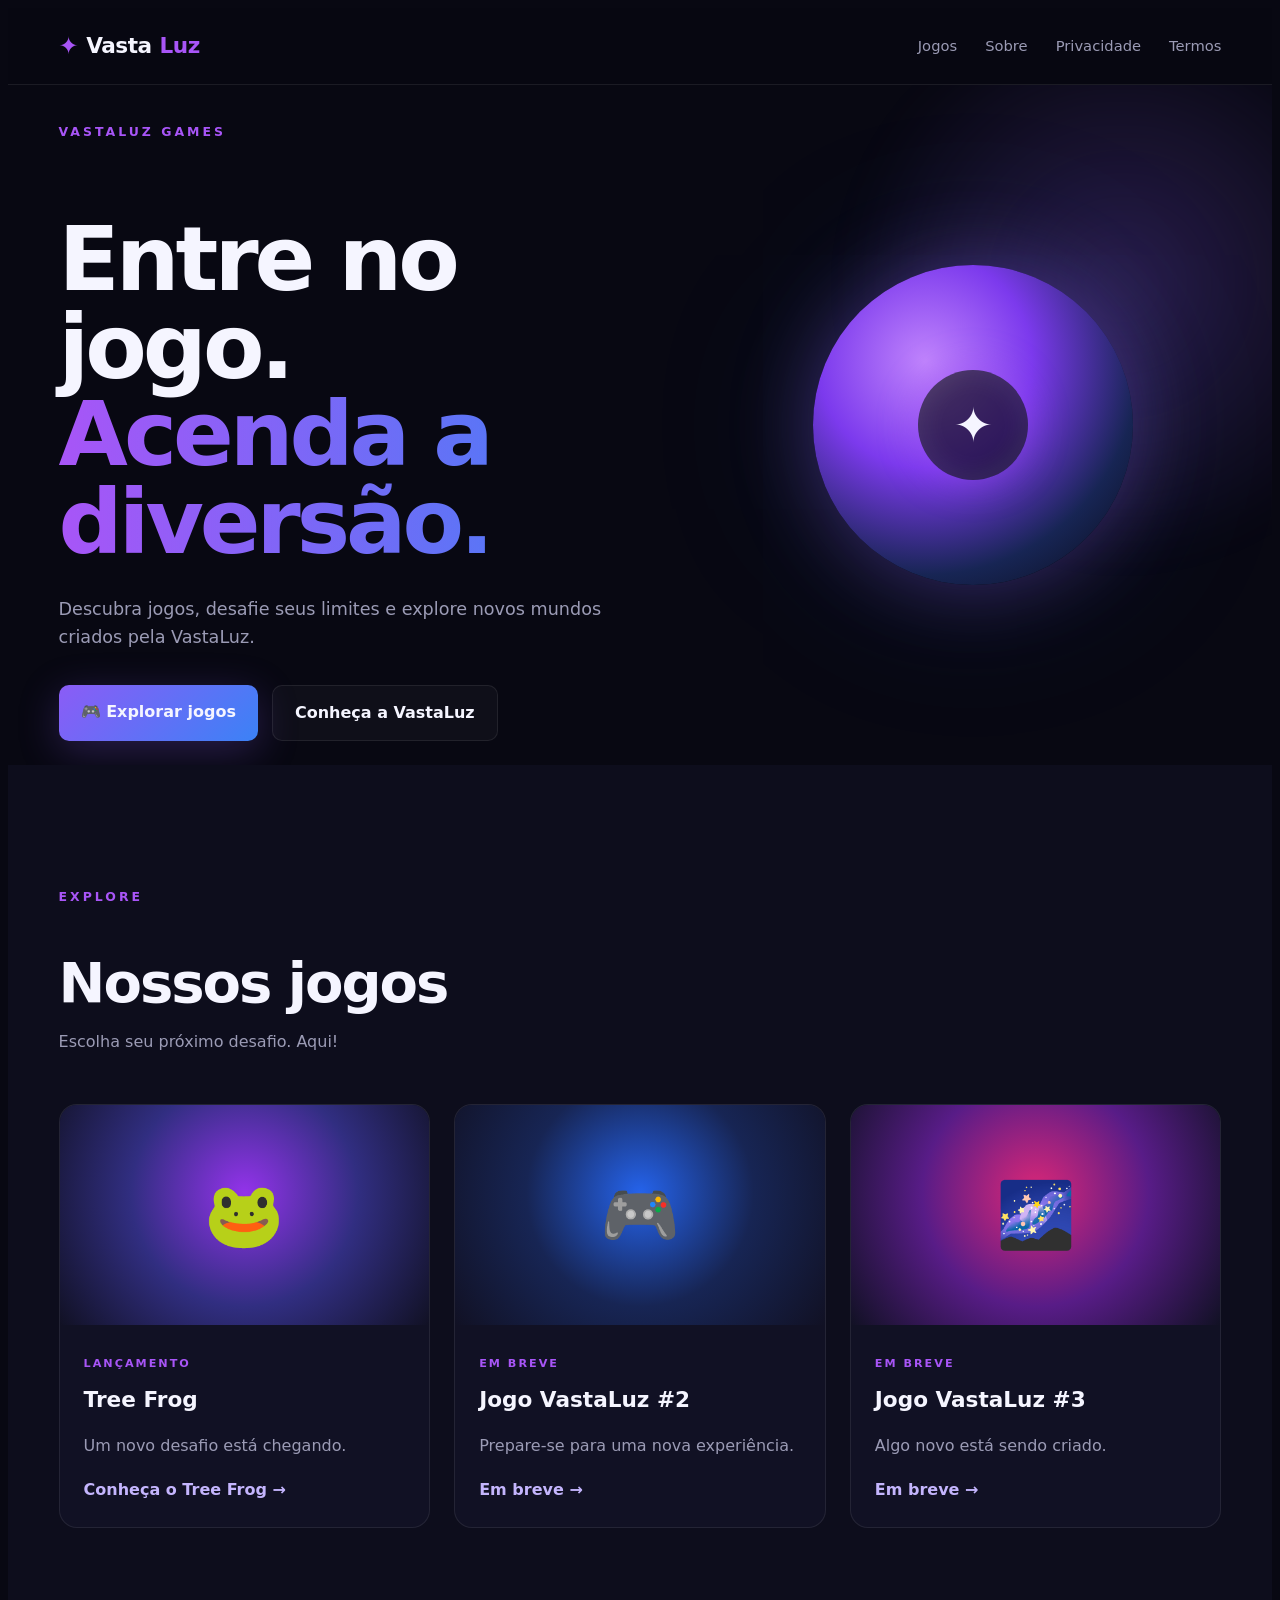
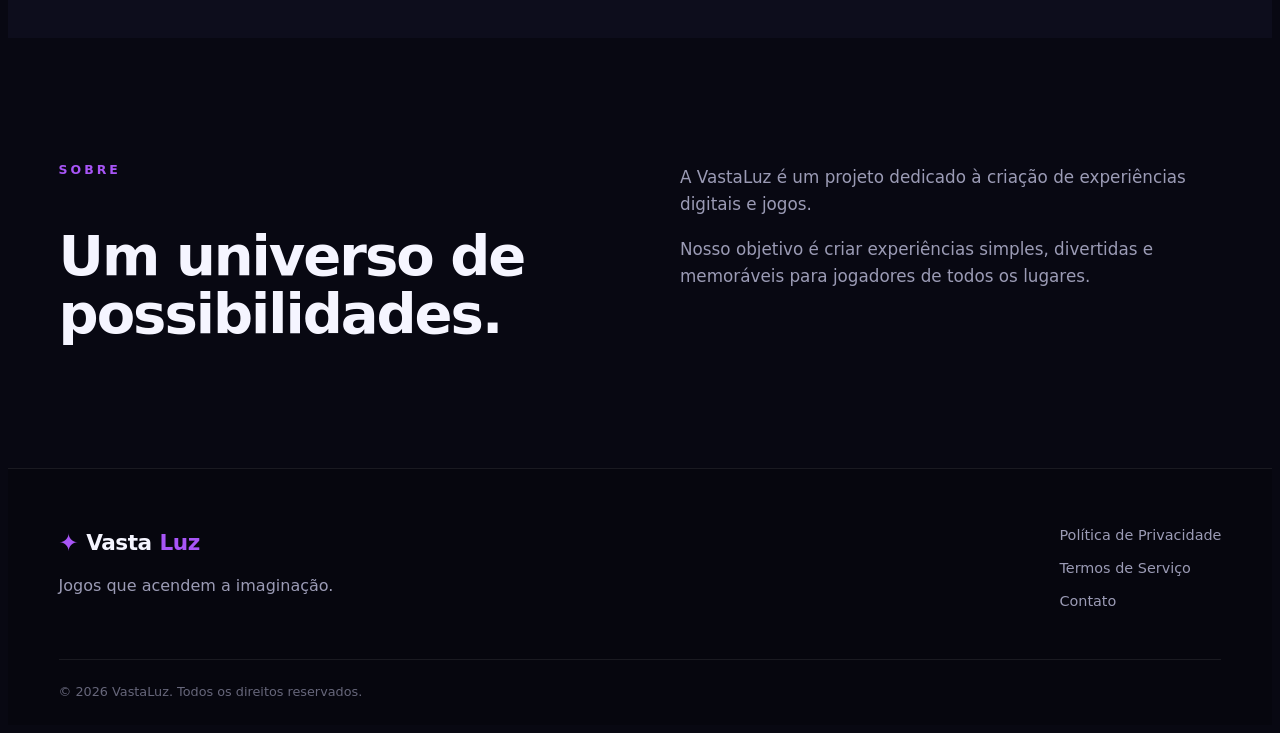
<file: index.html>
<!DOCTYPE html> <html lang="pt-BR"> <head> <meta charset="UTF-8"> <meta name="viewport" content="width=device-width, initial-scale=1.0">
<meta name="description" content="VastaLuz Games — jogos para jogar, descobrir e se divertir.">
<meta name="theme-color" content="#080812">

<title>VastaLuz Games</title>

<link rel="stylesheet" href="css/style.css">

</head> <body>
<header class="header">
    <div class="container nav">

        <a href="./" class="logo">
            <span class="logo-icon">✦</span>
            Vasta<span>Luz</span>
        </a>

        <nav>
            <a href="#jogos">Jogos</a>
            <a href="#sobre">Sobre</a>
            <a href="/privacidade/">Privacidade</a>
            <a href="/termos/">Termos</a>
        </nav>

    </div>
</header>


<main>

    <!-- HERO -->
    <section class="hero">

        <div class="hero-glow"></div>

        <div class="container hero-content">

            <div class="hero-text">

                <p class="eyebrow">VASTALUZ GAMES</p>

                <h1>
                    Entre no jogo.
                    <span>Acenda a diversão.</span>
                </h1>

                <p class="hero-description">
                    Descubra jogos, desafie seus limites e explore
                    novos mundos criados pela VastaLuz.
                </p>

                <div class="hero-buttons">
                    <a href="#jogos" class="btn btn-primary">
                        🎮 Explorar jogos
                    </a>

                    <a href="#sobre" class="btn btn-secondary">
                        Conheça a VastaLuz
                    </a>
                </div>

            </div>

            <div class="hero-visual">

                <div class="game-orb">
                    <div class="orb-core">✦</div>
                </div>

            </div>

        </div>

    </section>


    <!-- JOGOS -->
    <section id="jogos" class="games section">

        <div class="container">

            <div class="section-heading">
                <p class="eyebrow">EXPLORE</p>
                <h2>Nossos jogos</h2>
                <p>
                    Escolha seu próximo desafio. <a href="https://vastaluz.com.br/jogos/">Aqui!</a>
                </p>
            </div>


            <div class="games-grid">

                <article class="game-card">

                    <div class="game-image game-purple">
                        <span>🐸</span>
                    </div>

                    <div class="game-info">

                        <span class="game-category">
                            LANÇAMENTO
                        </span>

                        <h3>Tree Frog</h3>

                        <p>
                            Um novo desafio está chegando.
                        </p>

                        <a href="./jogos/treefrog" class="game-link">
                            Conheça o Tree Frog →
                        </a>

                    </div>

                </article>


                <article class="game-card">

                    <div class="game-image game-blue">
                        <span>🎮</span>
                    </div>

                    <div class="game-info">

                        <span class="game-category">
                            EM BREVE
                        </span>

                        <h3>Jogo VastaLuz #2</h3>

                        <p>
                            Prepare-se para uma nova experiência.
                        </p>

                        <a href="#" class="game-link">
                            Em breve →
                        </a>

                    </div>

                </article>


                <article class="game-card">

                    <div class="game-image game-pink">
                        <span>🌌</span>
                    </div>

                    <div class="game-info">

                        <span class="game-category">
                            EM BREVE
                        </span>

                        <h3>Jogo VastaLuz #3</h3>

                        <p>
                            Algo novo está sendo criado.
                        </p>

                        <a href="#" class="game-link">
                            Em breve →
                        </a>

                    </div>

                </article>

            </div>

        </div>

    </section>


    <!-- SOBRE -->
    <section id="sobre" class="about section">

        <div class="container about-content">

            <div>
                <p class="eyebrow">SOBRE</p>

                <h2>Um universo de possibilidades.</h2>
            </div>

            <div>

                <p>
                    A VastaLuz é um projeto dedicado à criação
                    de experiências digitais e jogos.
                </p>

                <p>
                    Nosso objetivo é criar experiências simples,
                    divertidas e memoráveis para jogadores de todos
                    os lugares.
                </p>

            </div>

        </div>

    </section>

</main>


<!-- FOOTER -->
<footer class="footer">

    <div class="container footer-content">

        <div>

            <a href="./" class="logo">
                <span class="logo-icon">✦</span>
                Vasta<span>Luz</span>
            </a>

            <p>
                Jogos que acendem a imaginação.
            </p>

        </div>


        <div class="footer-links">

            <a href="/privacidade/">Política de Privacidade</a>
            <a href="/termos/">Termos de Serviço</a>
            <a href="/contato/">Contato</a>

        </div>

    </div>


    <div class="container copyright">

        © <span id="year"></span> VastaLuz. Todos os direitos reservados.

    </div>

</footer>


<script src="js/script.js"></script>

</body> </html>
</file>
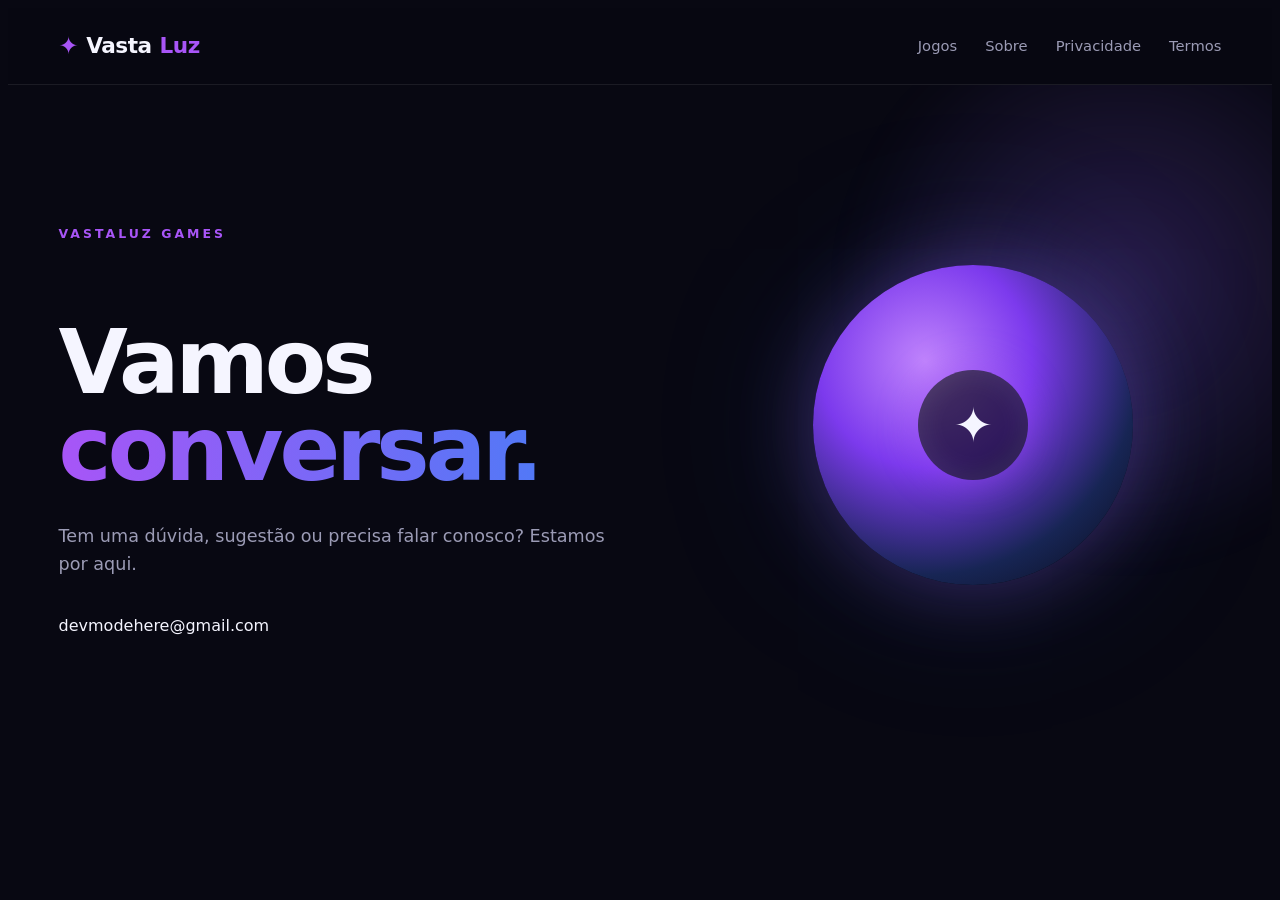
<file: contato/index.html>
<!DOCTYPE html> <html lang="pt-BR"> <head> <meta charset="UTF-8"> <meta name="viewport" content="width=device-width, initial-scale=1.0">
<meta name="description"
    content="VastaLuz Games — entre em contato com nossa equipe para dúvidas, sugestões, suporte e assuntos relacionados aos nossos jogos.">

<meta name="theme-color" content="#080812">

<title>Contato — VastaLuz Games</title>

<link rel="stylesheet" href="../css/style.css">

</head> <body> <header class="header"> <div class="container nav">
    <a href="../" class="logo">
        <span class="logo-icon">✦</span>
        Vasta<span>Luz</span>
    </a>

    <nav>
        <a href="../#jogos">Jogos</a>
        <a href="../#sobre">Sobre</a>
        <a href="/privacidade/">Privacidade</a>
        <a href="/termos/">Termos</a>
    </nav>

</div>

</header> <main>
<!-- HERO -->
<section class="hero">

    <div class="hero-glow"></div>

    <div class="container hero-content">

        <div class="hero-text">

            <p class="eyebrow">VASTALUZ GAMES</p>

            <h1>
                Vamos
                <span>conversar.</span>
            </h1>

            <p class="hero-description">
                Tem uma dúvida, sugestão ou precisa falar
                conosco? Estamos por aqui.
            </p>
            <a href="mailto:devmodehere@gmail.com" class="hero-email"> devmodehere@gmail.com </a>

        </div>

        <div class="hero-visual">

            <div class="game-orb">
                <div class="orb-core">✦</div>
            </div>

        </div>

    </div>

</section>


<!-- CONTATO
</file>
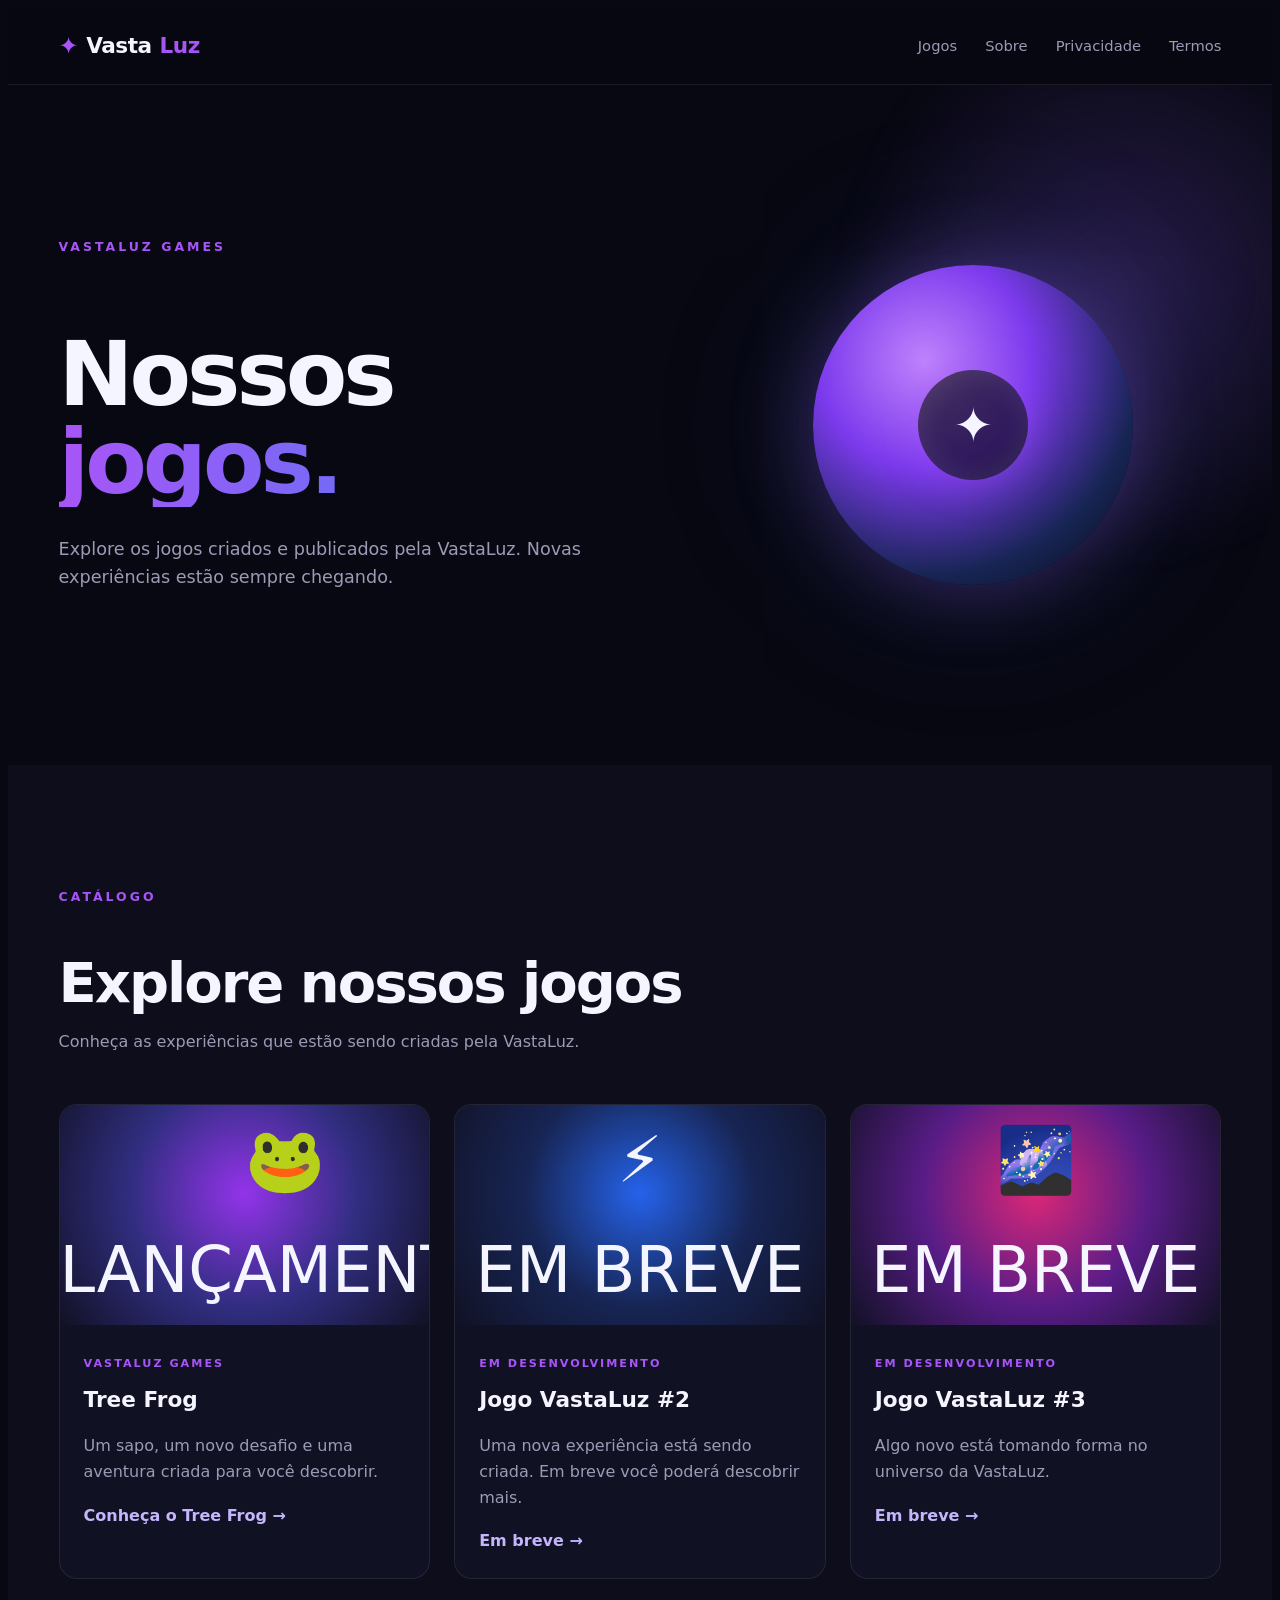
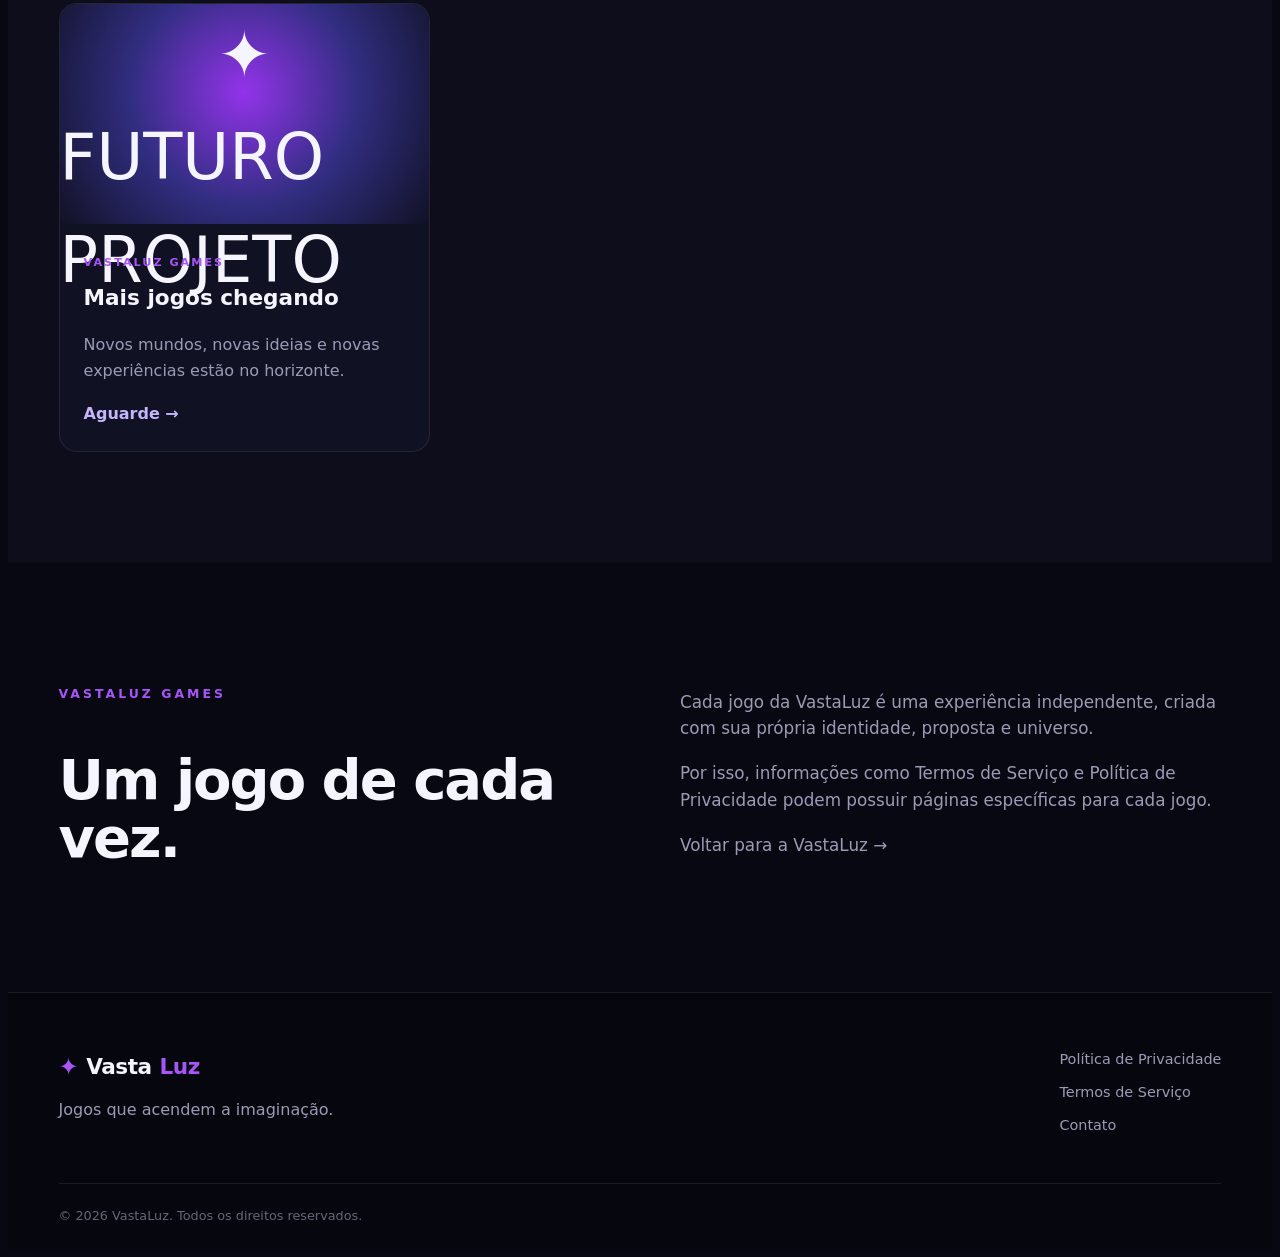
<file: jogos/index.html>
<!DOCTYPE html> <html lang="pt-BR"> <head> <meta charset="UTF-8"> <meta name="viewport" content="width=device-width, initial-scale=1.0">
<meta name="description"
    content="VastaLuz Games — conheça todos os jogos criados e publicados pela VastaLuz.">

<meta name="theme-color" content="#080812">

<title>Jogos — VastaLuz Games</title>

<link rel="stylesheet" href="../css/style.css">

</head> <body> <header class="header"> <div class="container nav">
    <a href="../" class="logo">
        <span class="logo-icon">✦</span>
        Vasta<span>Luz</span>
    </a>

    <nav>
        <a href="../#jogos">Jogos</a>
        <a href="../#sobre">Sobre</a>
        <a href="/privacidade/">Privacidade</a>
        <a href="/termos/">Termos</a>
    </nav>

</div>

</header> <main>
<!-- HERO -->
<section class="hero">

    <div class="hero-glow"></div>

    <div class="container hero-content">

        <div class="hero-text">

            <p class="eyebrow">VASTALUZ GAMES</p>

            <h1>
                Nossos
                <span>jogos.</span>
            </h1>

            <p class="hero-description">
                Explore os jogos criados e publicados pela
                VastaLuz. Novas experiências estão sempre
                chegando.
            </p>

        </div>

        <div class="hero-visual">

            <div class="game-orb">
                <div class="orb-core">✦</div>
            </div>

        </div>

    </div>

</section>


<!-- CATÁLOGO -->
<section class="games section">

    <div class="container">

        <div class="section-heading">

            <p class="eyebrow">CATÁLOGO</p>

            <h2>Explore nossos jogos</h2>

            <p>
                Conheça as experiências que estão sendo criadas
                pela VastaLuz.
            </p>

        </div>


        <div class="games-grid">


            <!-- TREE FROG -->
            <article class="game-card game-featured">

                <div class="game-image game-purple">

                    <span class="game-image-icon">🐸</span>

                    <span class="game-status">
                        LANÇAMENTO
                    </span>

                </div>

                <div class="game-info">

                    <span class="game-category">
                        VASTALUZ GAMES
                    </span>

                    <h3>Tree Frog</h3>

                    <p>
                        Um sapo, um novo desafio e uma aventura
                        criada para você descobrir.
                    </p>

                    <a href="../jogos/treefrog/" class="game-link">
                        Conheça o Tree Frog →
                    </a>

                </div>

            </article>


            <!-- JOGO 2 -->
            <article class="game-card">

                <div class="game-image game-blue">

                    <span class="game-image-icon">⚡</span>

                    <span class="game-status">
                        EM BREVE
                    </span>

                </div>

                <div class="game-info">

                    <span class="game-category">
                        EM DESENVOLVIMENTO
                    </span>

                    <h3>Jogo VastaLuz #2</h3>

                    <p>
                        Uma nova experiência está sendo criada.
                        Em breve você poderá descobrir mais.
                    </p>

                    <span class="game-link game-link-disabled">
                        Em breve →
                    </span>

                </div>

            </article>


            <!-- JOGO 3 -->
            <article class="game-card">

                <div class="game-image game-pink">

                    <span class="game-image-icon">🌌</span>

                    <span class="game-status">
                        EM BREVE
                    </span>

                </div>

                <div class="game-info">

                    <span class="game-category">
                        EM DESENVOLVIMENTO
                    </span>

                    <h3>Jogo VastaLuz #3</h3>

                    <p>
                        Algo novo está tomando forma no universo
                        da VastaLuz.
                    </p>

                    <span class="game-link game-link-disabled">
                        Em breve →
                    </span>

                </div>

            </article>


            <!-- FUTURO JOGO -->
            <article class="game-card">

                <div class="game-image game-purple">

                    <span class="game-image-icon">✦</span>

                    <span class="game-status">
                        FUTURO PROJETO
                    </span>

                </div>

                <div class="game-info">

                    <span class="game-category">
                        VASTALUZ GAMES
                    </span>

                    <h3>Mais jogos chegando</h3>

                    <p>
                        Novos mundos, novas ideias e novas
                        experiências estão no horizonte.
                    </p>

                    <span class="game-link game-link-disabled">
                        Aguarde →
                    </span>

                </div>

            </article>


        </div>

    </div>

</section>


<!-- SOBRE O CATÁLOGO -->
<section class="about section">

    <div class="container about-content">

        <div>

            <p class="eyebrow">VASTALUZ GAMES</p>

            <h2>Um jogo de cada vez.</h2>

        </div>

        <div>

            <p>
                Cada jogo da VastaLuz é uma experiência
                independente, criada com sua própria identidade,
                proposta e universo.
            </p>

            <p>
                Por isso, informações como Termos de Serviço e
                Política de Privacidade podem possuir páginas
                específicas para cada jogo.
            </p>

            <p>
                <a href="../">
                    Voltar para a VastaLuz →
                </a>
            </p>

        </div>

    </div>

</section>

</main> <!-- FOOTER --> <footer class="footer">
<div class="container footer-content">

    <div>

        <a href="../" class="logo">
            <span class="logo-icon">✦</span>
            Vasta<span>Luz</span>
        </a>

        <p>
            Jogos que acendem a imaginação.
        </p>

    </div>


    <div class="footer-links">

        <a href="/privacidade/">Política de Privacidade</a>
        <a href="/termos/">Termos de Serviço</a>
        <a href="/contato/">Contato</a>

    </div>

</div>


<div class="container copyright">

    © <span id="year"></span> VastaLuz. Todos os direitos reservados.

</div>

</footer> <script src="../js/script.js"></script> </body> </html>
</file>
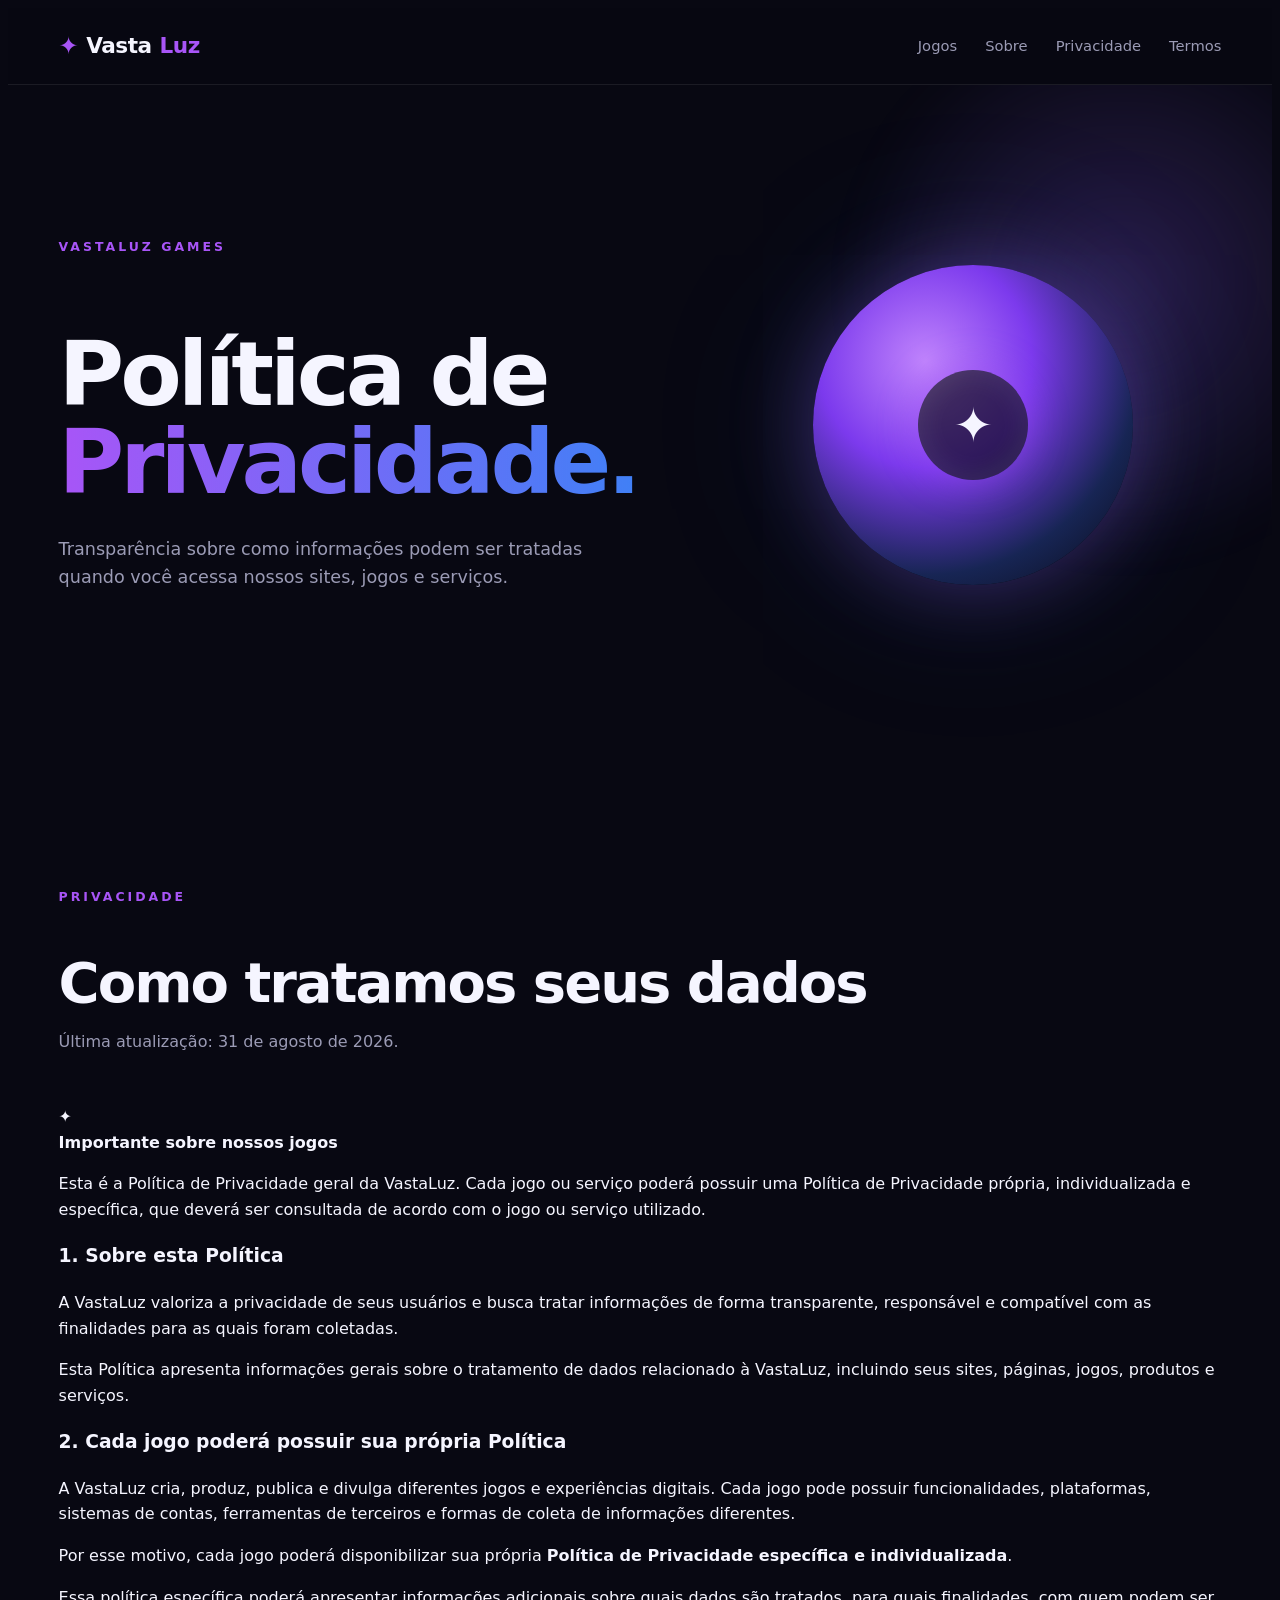
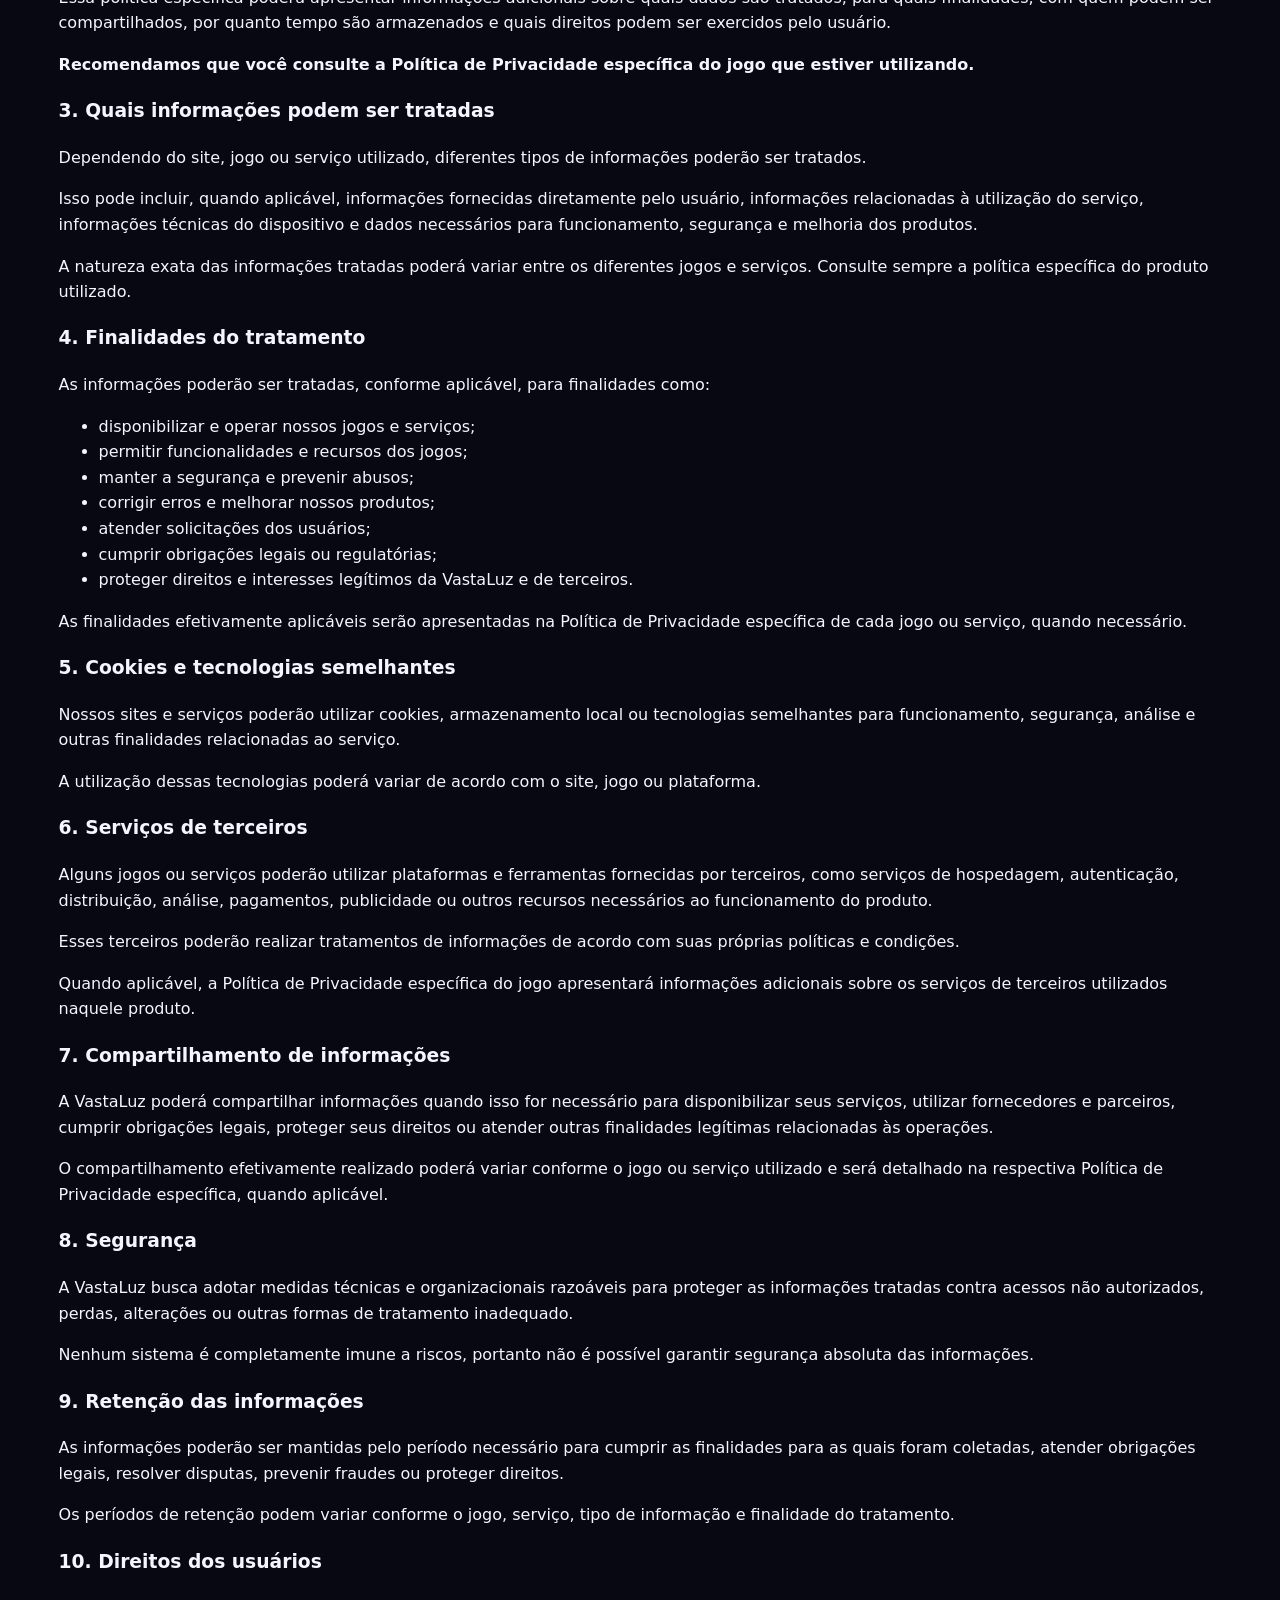
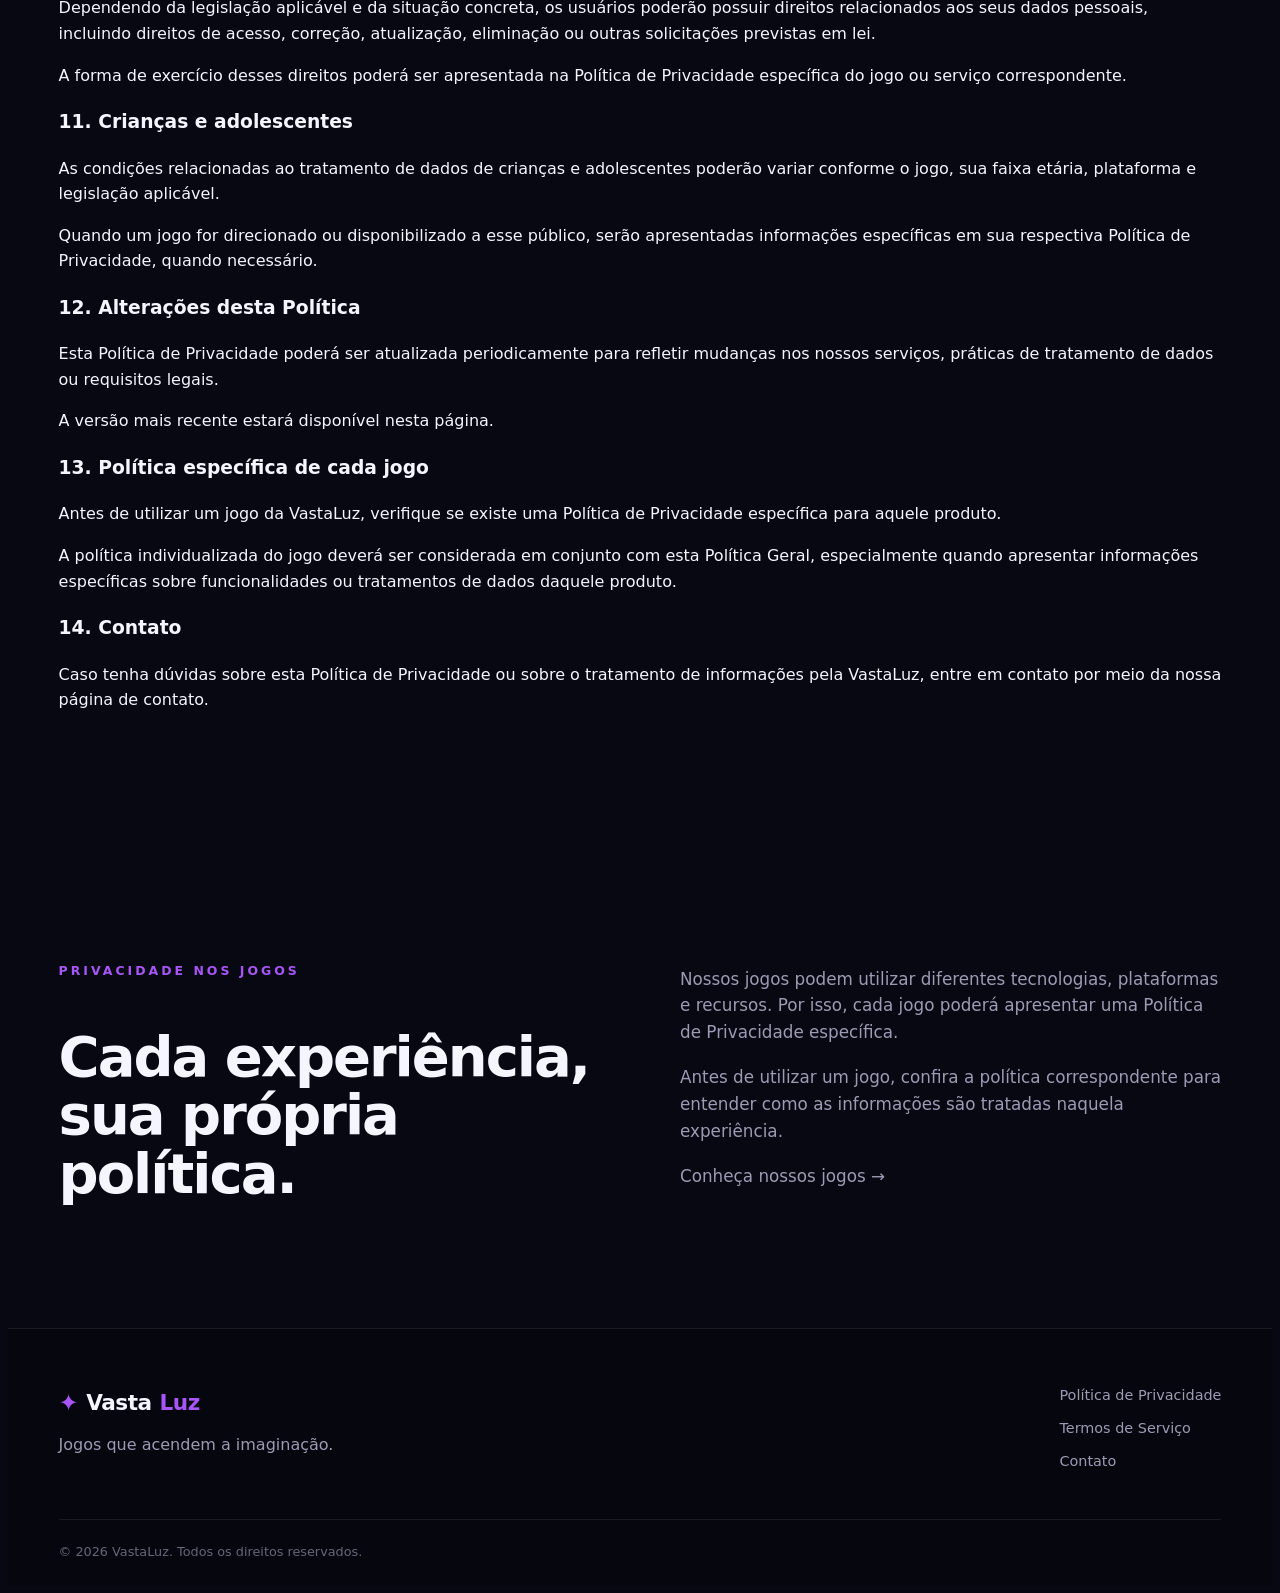
<file: privacidade/index.html>
<!DOCTYPE html> <html lang="pt-BR"> <head> <meta charset="UTF-8"> <meta name="viewport" content="width=device-width, initial-scale=1.0">
<meta name="description"
    content="VastaLuz Games — Política de Privacidade geral sobre o tratamento de dados relacionado aos jogos, produtos e serviços da VastaLuz.">

<meta name="theme-color" content="#080812">

<title>Política de Privacidade — VastaLuz Games</title>

<link rel="stylesheet" href="../css/style.css">

</head> <body> <header class="header"> <div class="container nav">
    <a href="../" class="logo">
        <span class="logo-icon">✦</span>
        Vasta<span>Luz</span>
    </a>

    <nav>
        <a href="../#jogos">Jogos</a>
        <a href="../#sobre">Sobre</a>
        <a href="/privacidade/">Privacidade</a>
        <a href="/termos/">Termos</a>
    </nav>

</div>

</header> <main>
<!-- HERO -->
<section class="hero">

    <div class="hero-glow"></div>

    <div class="container hero-content">

        <div class="hero-text">

            <p class="eyebrow">VASTALUZ GAMES</p>

            <h1>
                Política de
                <span>Privacidade.</span>
            </h1>

            <p class="hero-description">
                Transparência sobre como informações podem ser
                tratadas quando você acessa nossos sites, jogos
                e serviços.
            </p>

        </div>

        <div class="hero-visual">

            <div class="game-orb">
                <div class="orb-core">✦</div>
            </div>

        </div>

    </div>

</section>


<!-- POLÍTICA -->
<section class="section">

    <div class="container">

        <div class="section-heading">

            <p class="eyebrow">PRIVACIDADE</p>

            <h2>Como tratamos seus dados</h2>

            <p>
                Última atualização: 31 de agosto de 2026.
            </p>

        </div>


        <div class="privacy-notice">

            <span class="privacy-notice-icon">✦</span>

            <div>

                <strong>Importante sobre nossos jogos</strong>

                <p>
                    Esta é a Política de Privacidade geral da
                    VastaLuz. Cada jogo ou serviço poderá possuir
                    uma Política de Privacidade própria,
                    individualizada e específica, que deverá ser
                    consultada de acordo com o jogo ou serviço
                    utilizado.
                </p>

            </div>

        </div>


        <article class="terms-content privacy-content">

            <h3>1. Sobre esta Política</h3>

            <p>
                A VastaLuz valoriza a privacidade de seus usuários
                e busca tratar informações de forma transparente,
                responsável e compatível com as finalidades para
                as quais foram coletadas.
            </p>

            <p>
                Esta Política apresenta informações gerais sobre
                o tratamento de dados relacionado à VastaLuz,
                incluindo seus sites, páginas, jogos, produtos e
                serviços.
            </p>


            <h3>2. Cada jogo poderá possuir sua própria Política</h3>

            <p>
                A VastaLuz cria, produz, publica e divulga
                diferentes jogos e experiências digitais. Cada
                jogo pode possuir funcionalidades, plataformas,
                sistemas de contas, ferramentas de terceiros e
                formas de coleta de informações diferentes.
            </p>

            <p>
                Por esse motivo, cada jogo poderá disponibilizar
                sua própria
                <strong>Política de Privacidade específica e
                individualizada</strong>.
            </p>

            <p>
                Essa política específica poderá apresentar
                informações adicionais sobre quais dados são
                tratados, para quais finalidades, com quem podem
                ser compartilhados, por quanto tempo são
                armazenados e quais direitos podem ser exercidos
                pelo usuário.
            </p>

            <p>
                <strong>
                    Recomendamos que você consulte a Política de
                    Privacidade específica do jogo que estiver
                    utilizando.
                </strong>
            </p>


            <h3>3. Quais informações podem ser tratadas</h3>

            <p>
                Dependendo do site, jogo ou serviço utilizado,
                diferentes tipos de informações poderão ser
                tratados.
            </p>

            <p>
                Isso pode incluir, quando aplicável, informações
                fornecidas diretamente pelo usuário, informações
                relacionadas à utilização do serviço, informações
                técnicas do dispositivo e dados necessários para
                funcionamento, segurança e melhoria dos produtos.
            </p>

            <p>
                A natureza exata das informações tratadas poderá
                variar entre os diferentes jogos e serviços.
                Consulte sempre a política específica do produto
                utilizado.
            </p>


            <h3>4. Finalidades do tratamento</h3>

            <p>
                As informações poderão ser tratadas, conforme
                aplicável, para finalidades como:
            </p>

            <ul>
                <li>disponibilizar e operar nossos jogos e serviços;</li>
                <li>permitir funcionalidades e recursos dos jogos;</li>
                <li>manter a segurança e prevenir abusos;</li>
                <li>corrigir erros e melhorar nossos produtos;</li>
                <li>atender solicitações dos usuários;</li>
                <li>cumprir obrigações legais ou regulatórias;</li>
                <li>proteger direitos e interesses legítimos da VastaLuz e de terceiros.</li>
            </ul>

            <p>
                As finalidades efetivamente aplicáveis serão
                apresentadas na Política de Privacidade específica
                de cada jogo ou serviço, quando necessário.
            </p>


            <h3>5. Cookies e tecnologias semelhantes</h3>

            <p>
                Nossos sites e serviços poderão utilizar cookies,
                armazenamento local ou tecnologias semelhantes
                para funcionamento, segurança, análise e outras
                finalidades relacionadas ao serviço.
            </p>

            <p>
                A utilização dessas tecnologias poderá variar de
                acordo com o site, jogo ou plataforma.
            </p>


            <h3>6. Serviços de terceiros</h3>

            <p>
                Alguns jogos ou serviços poderão utilizar
                plataformas e ferramentas fornecidas por
                terceiros, como serviços de hospedagem,
                autenticação, distribuição, análise, pagamentos,
                publicidade ou outros recursos necessários ao
                funcionamento do produto.
            </p>

            <p>
                Esses terceiros poderão realizar tratamentos de
                informações de acordo com suas próprias políticas
                e condições.
            </p>

            <p>
                Quando aplicável, a Política de Privacidade
                específica do jogo apresentará informações
                adicionais sobre os serviços de terceiros
                utilizados naquele produto.
            </p>


            <h3>7. Compartilhamento de informações</h3>

            <p>
                A VastaLuz poderá compartilhar informações quando
                isso for necessário para disponibilizar seus
                serviços, utilizar fornecedores e parceiros,
                cumprir obrigações legais, proteger seus direitos
                ou atender outras finalidades legítimas
                relacionadas às operações.
            </p>

            <p>
                O compartilhamento efetivamente realizado poderá
                variar conforme o jogo ou serviço utilizado e será
                detalhado na respectiva Política de Privacidade
                específica, quando aplicável.
            </p>


            <h3>8. Segurança</h3>

            <p>
                A VastaLuz busca adotar medidas técnicas e
                organizacionais razoáveis para proteger as
                informações tratadas contra acessos não
                autorizados, perdas, alterações ou outras formas
                de tratamento inadequado.
            </p>

            <p>
                Nenhum sistema é completamente imune a riscos,
                portanto não é possível garantir segurança
                absoluta das informações.
            </p>


            <h3>9. Retenção das informações</h3>

            <p>
                As informações poderão ser mantidas pelo período
                necessário para cumprir as finalidades para as
                quais foram coletadas, atender obrigações legais,
                resolver disputas, prevenir fraudes ou proteger
                direitos.
            </p>

            <p>
                Os períodos de retenção podem variar conforme o
                jogo, serviço, tipo de informação e finalidade do
                tratamento.
            </p>


            <h3>10. Direitos dos usuários</h3>

            <p>
                Dependendo da legislação aplicável e da situação
                concreta, os usuários poderão possuir direitos
                relacionados aos seus dados pessoais, incluindo
                direitos de acesso, correção, atualização,
                eliminação ou outras solicitações previstas em
                lei.
            </p>

            <p>
                A forma de exercício desses direitos poderá ser
                apresentada na Política de Privacidade específica
                do jogo ou serviço correspondente.
            </p>


            <h3>11. Crianças e adolescentes</h3>

            <p>
                As condições relacionadas ao tratamento de dados
                de crianças e adolescentes poderão variar
                conforme o jogo, sua faixa etária, plataforma e
                legislação aplicável.
            </p>

            <p>
                Quando um jogo for direcionado ou disponibilizado
                a esse público, serão apresentadas informações
                específicas em sua respectiva Política de
                Privacidade, quando necessário.
            </p>


            <h3>12. Alterações desta Política</h3>

            <p>
                Esta Política de Privacidade poderá ser
                atualizada periodicamente para refletir mudanças
                nos nossos serviços, práticas de tratamento de
                dados ou requisitos legais.
            </p>

            <p>
                A versão mais recente estará disponível nesta
                página.
            </p>


            <h3>13. Política específica de cada jogo</h3>

            <p>
                Antes de utilizar um jogo da VastaLuz, verifique
                se existe uma Política de Privacidade específica
                para aquele produto.
            </p>

            <p>
                A política individualizada do jogo deverá ser
                considerada em conjunto com esta Política Geral,
                especialmente quando apresentar informações
                específicas sobre funcionalidades ou tratamentos
                de dados daquele produto.
            </p>


            <h3>14. Contato</h3>

            <p>
                Caso tenha dúvidas sobre esta Política de
                Privacidade ou sobre o tratamento de informações
                pela VastaLuz, entre em contato por meio da nossa
                <a href="/contato/">página de contato</a>.
            </p>

        </article>

    </div>

</section>


<!-- JOGOS -->
<section class="about section">

    <div class="container about-content">

        <div>

            <p class="eyebrow">PRIVACIDADE NOS JOGOS</p>

            <h2>Cada experiência, sua própria política.</h2>

        </div>

        <div>

            <p>
                Nossos jogos podem utilizar diferentes
                tecnologias, plataformas e recursos. Por isso,
                cada jogo poderá apresentar uma Política de
                Privacidade específica.
            </p>

            <p>
                Antes de utilizar um jogo, confira a política
                correspondente para entender como as informações
                são tratadas naquela experiência.
            </p>

            <p>
                <a href="../jogos/">
                    Conheça nossos jogos →
                </a>
            </p>

        </div>

    </div>

</section>

</main> <!-- FOOTER --> <footer class="footer">
<div class="container footer-content">

    <div>

        <a href="../" class="logo">
            <span class="logo-icon">✦</span>
            Vasta<span>Luz</span>
        </a>

        <p>
            Jogos que acendem a imaginação.
        </p>

    </div>


    <div class="footer-links">

        <a href="/privacidade/">Política de Privacidade</a>
        <a href="/termos/">Termos de Serviço</a>
        <a href="/contato/">Contato</a>

    </div>

</div>


<div class="container copyright">

    © <span id="year"></span> VastaLuz. Todos os direitos reservados.

</div>

</footer> <script src="../js/script.js"></script> </body> </html>
</file>
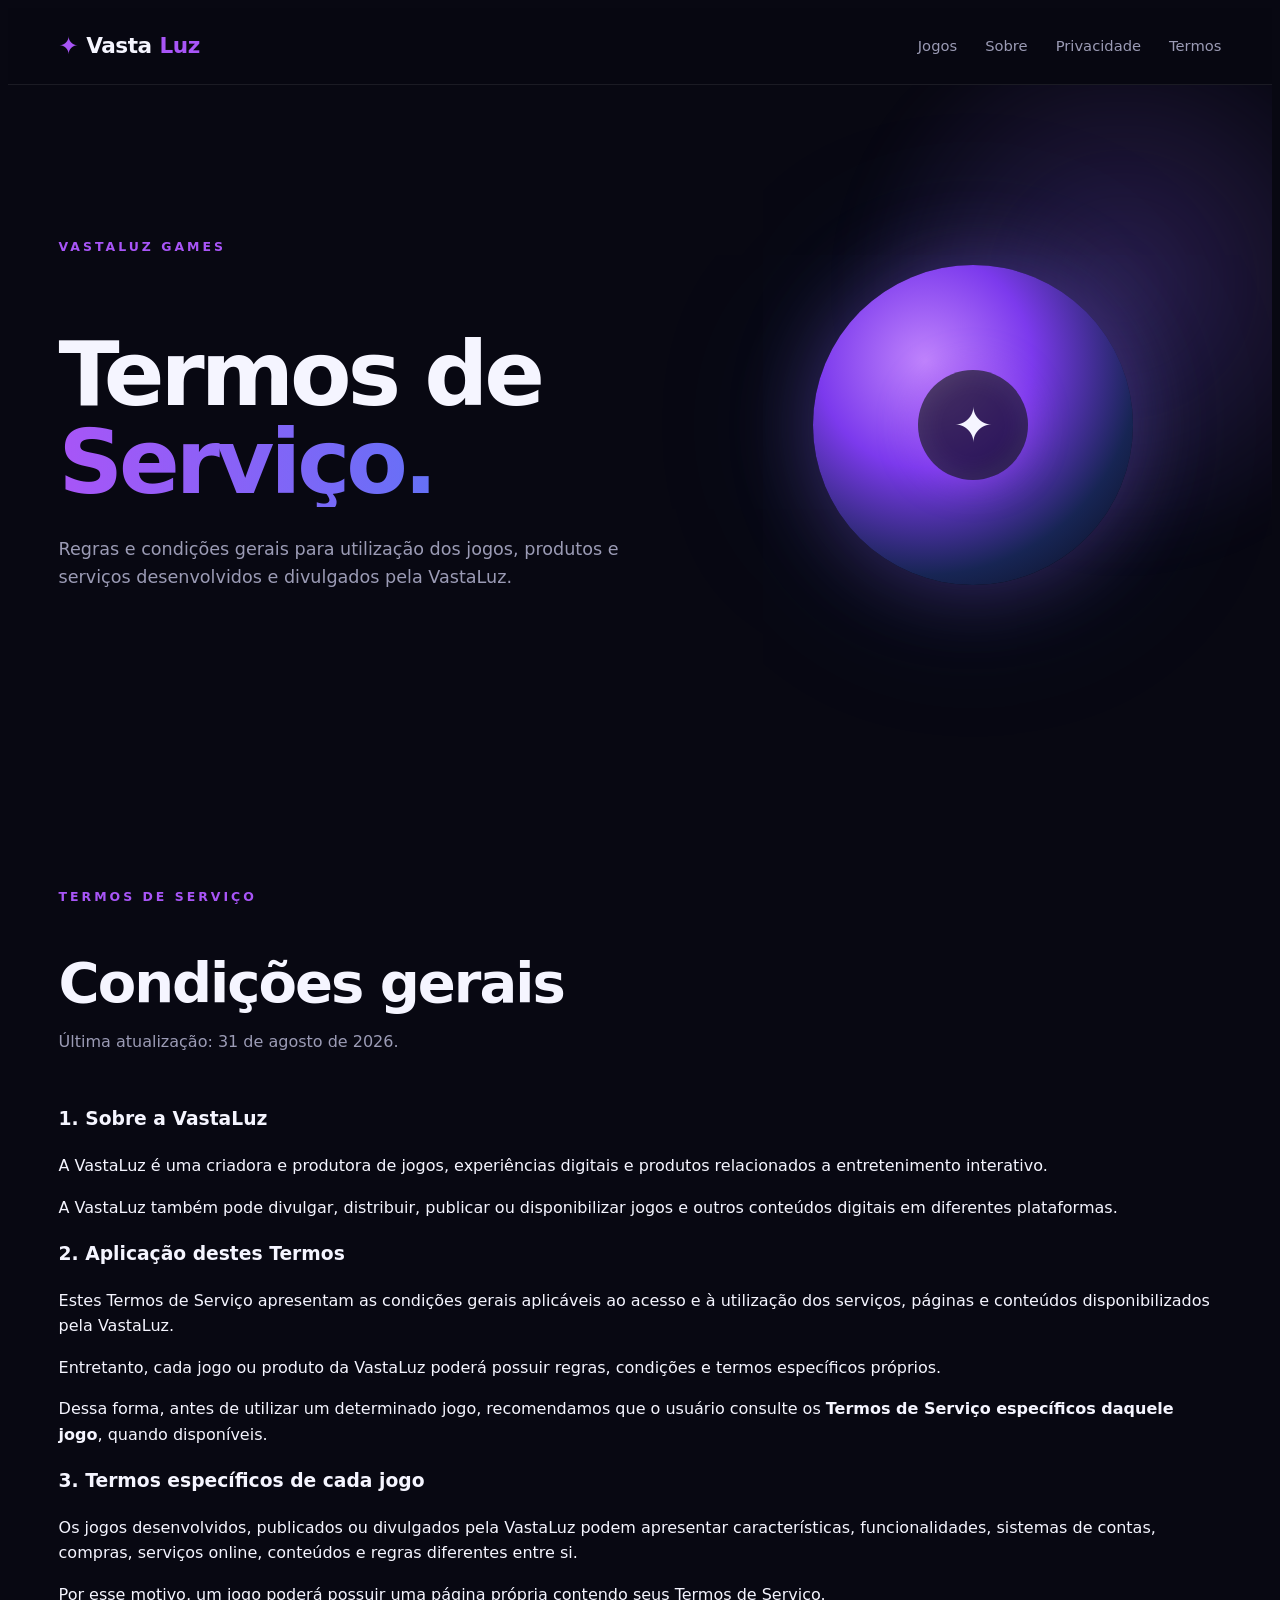
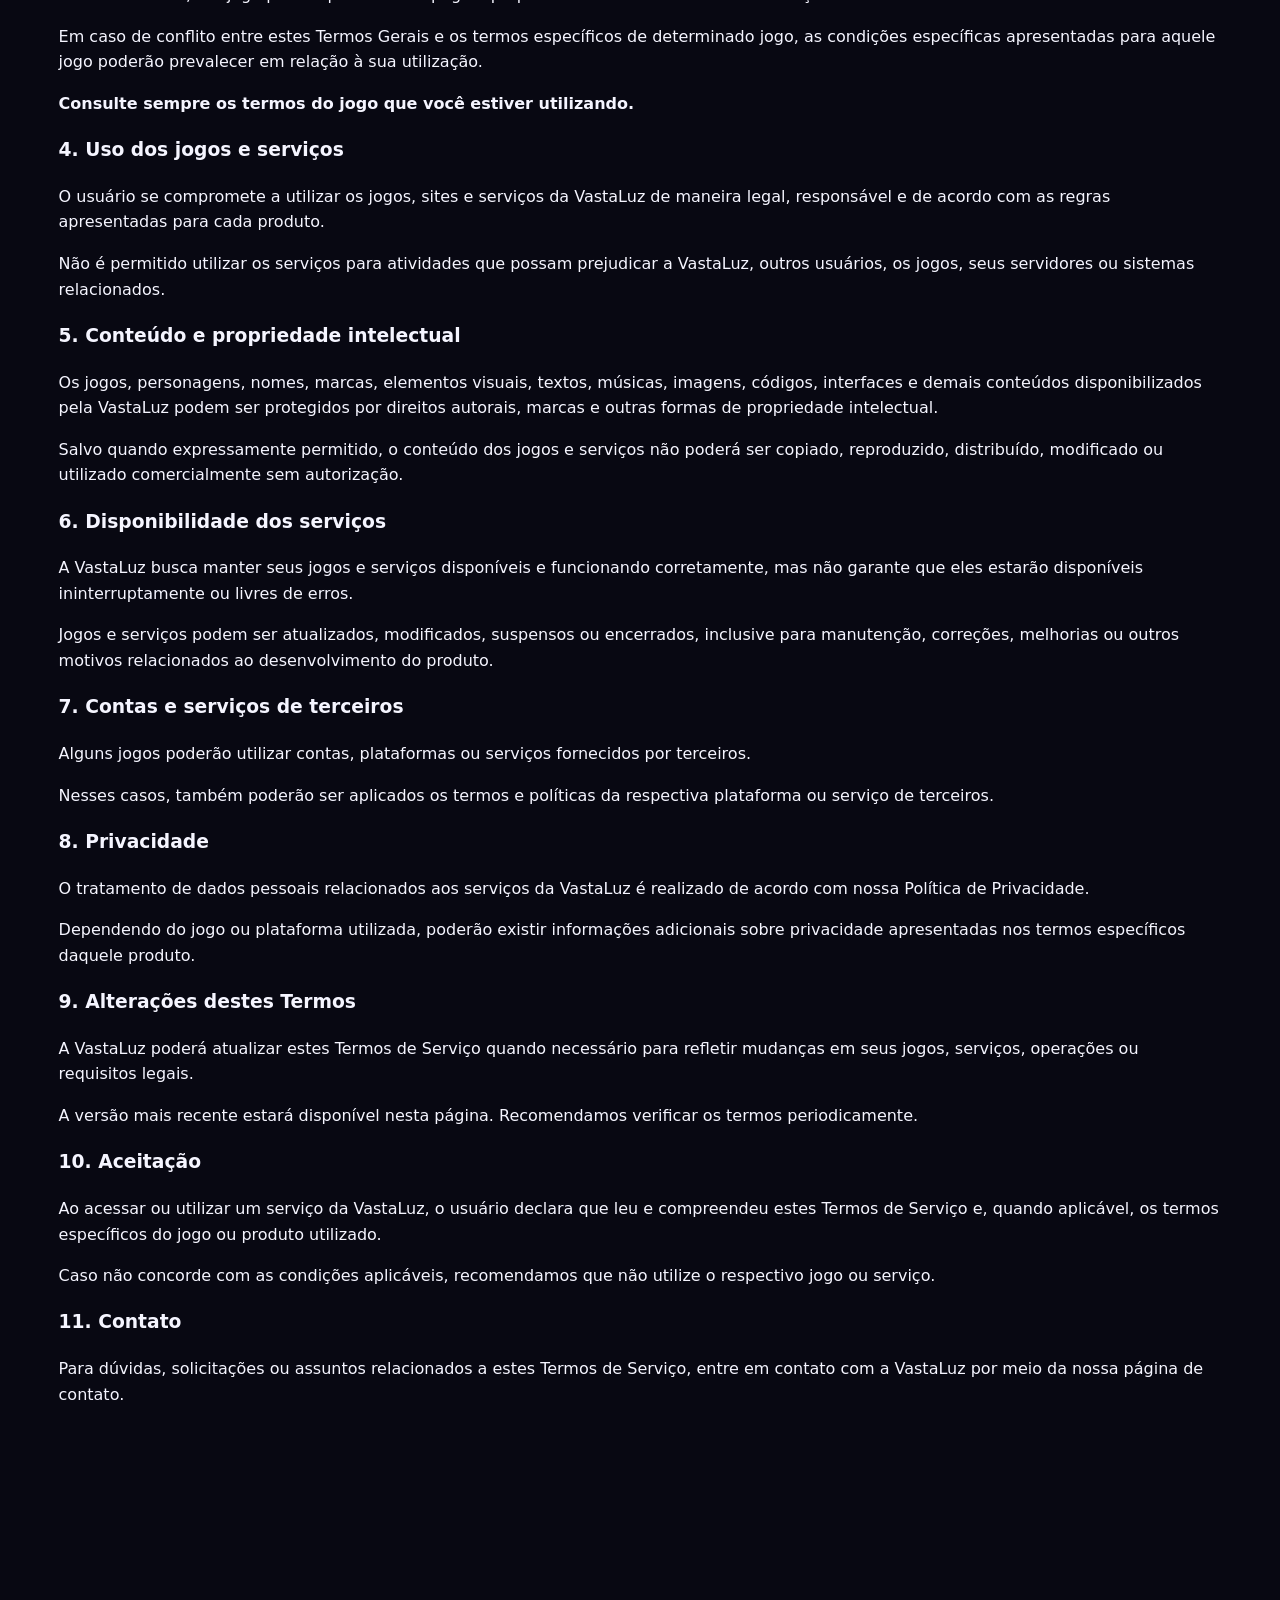
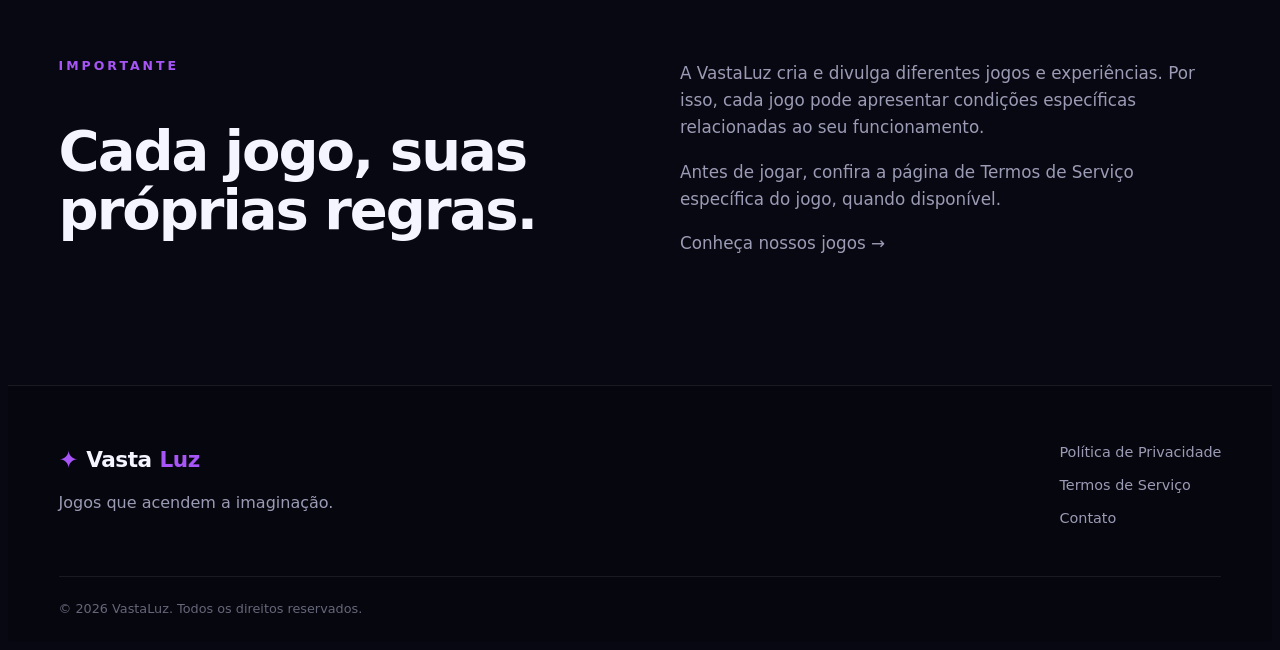
<file: termos/index.html>
<!DOCTYPE html> <html lang="pt-BR"> <head> <meta charset="UTF-8"> <meta name="viewport" content="width=device-width, initial-scale=1.0">
<meta name="description"
    content="VastaLuz Games — Termos de Serviço gerais para os jogos, produtos e serviços da VastaLuz.">

<meta name="theme-color" content="#080812">

<title>Termos de Serviço — VastaLuz Games</title>

<link rel="stylesheet" href="../css/style.css">

</head> <body> <header class="header"> <div class="container nav">
    <a href="../" class="logo">
        <span class="logo-icon">✦</span>
        Vasta<span>Luz</span>
    </a>

    <nav>
        <a href="../#jogos">Jogos</a>
        <a href="../#sobre">Sobre</a>
        <a href="/privacidade/">Privacidade</a>
        <a href="/termos/">Termos</a>
    </nav>

</div>

</header> <main>
<!-- HERO -->
<section class="hero">

    <div class="hero-glow"></div>

    <div class="container hero-content">

        <div class="hero-text">

            <p class="eyebrow">VASTALUZ GAMES</p>

            <h1>
                Termos de
                <span>Serviço.</span>
            </h1>

            <p class="hero-description">
                Regras e condições gerais para utilização dos
                jogos, produtos e serviços desenvolvidos e
                divulgados pela VastaLuz.
            </p>

        </div>

        <div class="hero-visual">

            <div class="game-orb">
                <div class="orb-core">✦</div>
            </div>

        </div>

    </div>

</section>


<!-- TERMOS -->
<section class="section">

    <div class="container">

        <div class="section-heading">

            <p class="eyebrow">TERMOS DE SERVIÇO</p>

            <h2>Condições gerais</h2>

            <p>
                Última atualização: 31 de agosto de 2026.
            </p>

        </div>


        <article class="terms-content">

            <h3>1. Sobre a VastaLuz</h3>

            <p>
                A VastaLuz é uma criadora e produtora de jogos,
                experiências digitais e produtos relacionados a
                entretenimento interativo.
            </p>

            <p>
                A VastaLuz também pode divulgar, distribuir,
                publicar ou disponibilizar jogos e outros
                conteúdos digitais em diferentes plataformas.
            </p>


            <h3>2. Aplicação destes Termos</h3>

            <p>
                Estes Termos de Serviço apresentam as condições
                gerais aplicáveis ao acesso e à utilização dos
                serviços, páginas e conteúdos disponibilizados
                pela VastaLuz.
            </p>

            <p>
                Entretanto, cada jogo ou produto da VastaLuz
                poderá possuir regras, condições e termos
                específicos próprios.
            </p>

            <p>
                Dessa forma, antes de utilizar um determinado
                jogo, recomendamos que o usuário consulte os
                <strong>Termos de Serviço específicos daquele
                jogo</strong>, quando disponíveis.
            </p>


            <h3>3. Termos específicos de cada jogo</h3>

            <p>
                Os jogos desenvolvidos, publicados ou divulgados
                pela VastaLuz podem apresentar características,
                funcionalidades, sistemas de contas, compras,
                serviços online, conteúdos e regras diferentes
                entre si.
            </p>

            <p>
                Por esse motivo, um jogo poderá possuir uma página
                própria contendo seus Termos de Serviço.
            </p>

            <p>
                Em caso de conflito entre estes Termos Gerais e
                os termos específicos de determinado jogo, as
                condições específicas apresentadas para aquele
                jogo poderão prevalecer em relação à sua
                utilização.
            </p>

            <p>
                <strong>
                    Consulte sempre os termos do jogo que você
                    estiver utilizando.
                </strong>
            </p>


            <h3>4. Uso dos jogos e serviços</h3>

            <p>
                O usuário se compromete a utilizar os jogos,
                sites e serviços da VastaLuz de maneira legal,
                responsável e de acordo com as regras apresentadas
                para cada produto.
            </p>

            <p>
                Não é permitido utilizar os serviços para
                atividades que possam prejudicar a VastaLuz,
                outros usuários, os jogos, seus servidores ou
                sistemas relacionados.
            </p>


            <h3>5. Conteúdo e propriedade intelectual</h3>

            <p>
                Os jogos, personagens, nomes, marcas, elementos
                visuais, textos, músicas, imagens, códigos,
                interfaces e demais conteúdos disponibilizados
                pela VastaLuz podem ser protegidos por direitos
                autorais, marcas e outras formas de propriedade
                intelectual.
            </p>

            <p>
                Salvo quando expressamente permitido, o conteúdo
                dos jogos e serviços não poderá ser copiado,
                reproduzido, distribuído, modificado ou utilizado
                comercialmente sem autorização.
            </p>


            <h3>6. Disponibilidade dos serviços</h3>

            <p>
                A VastaLuz busca manter seus jogos e serviços
                disponíveis e funcionando corretamente, mas não
                garante que eles estarão disponíveis
                ininterruptamente ou livres de erros.
            </p>

            <p>
                Jogos e serviços podem ser atualizados,
                modificados, suspensos ou encerrados, inclusive
                para manutenção, correções, melhorias ou outros
                motivos relacionados ao desenvolvimento do
                produto.
            </p>


            <h3>7. Contas e serviços de terceiros</h3>

            <p>
                Alguns jogos poderão utilizar contas, plataformas
                ou serviços fornecidos por terceiros.
            </p>

            <p>
                Nesses casos, também poderão ser aplicados os
                termos e políticas da respectiva plataforma ou
                serviço de terceiros.
            </p>


            <h3>8. Privacidade</h3>

            <p>
                O tratamento de dados pessoais relacionados aos
                serviços da VastaLuz é realizado de acordo com
                nossa
                <a href="/privacidade/">Política de Privacidade</a>.
            </p>

            <p>
                Dependendo do jogo ou plataforma utilizada,
                poderão existir informações adicionais sobre
                privacidade apresentadas nos termos específicos
                daquele produto.
            </p>


            <h3>9. Alterações destes Termos</h3>

            <p>
                A VastaLuz poderá atualizar estes Termos de
                Serviço quando necessário para refletir mudanças
                em seus jogos, serviços, operações ou requisitos
                legais.
            </p>

            <p>
                A versão mais recente estará disponível nesta
                página. Recomendamos verificar os termos
                periodicamente.
            </p>


            <h3>10. Aceitação</h3>

            <p>
                Ao acessar ou utilizar um serviço da VastaLuz,
                o usuário declara que leu e compreendeu estes
                Termos de Serviço e, quando aplicável, os termos
                específicos do jogo ou produto utilizado.
            </p>

            <p>
                Caso não concorde com as condições aplicáveis,
                recomendamos que não utilize o respectivo jogo
                ou serviço.
            </p>


            <h3>11. Contato</h3>

            <p>
                Para dúvidas, solicitações ou assuntos
                relacionados a estes Termos de Serviço, entre em
                contato com a VastaLuz por meio da nossa
                <a href="/contato/">página de contato</a>.
            </p>

        </article>

    </div>

</section>


<!-- JOGOS -->
<section class="about section">

    <div class="container about-content">

        <div>

            <p class="eyebrow">IMPORTANTE</p>

            <h2>Cada jogo, suas próprias regras.</h2>

        </div>

        <div>

            <p>
                A VastaLuz cria e divulga diferentes jogos e
                experiências. Por isso, cada jogo pode apresentar
                condições específicas relacionadas ao seu
                funcionamento.
            </p>

            <p>
                Antes de jogar, confira a página de Termos de
                Serviço específica do jogo, quando disponível.
            </p>

            <p>
                <a href="../jogos/">
                    Conheça nossos jogos →
                </a>
            </p>

        </div>

    </div>

</section>

</main> <!-- FOOTER --> <footer class="footer">
<div class="container footer-content">

    <div>

        <a href="../" class="logo">
            <span class="logo-icon">✦</span>
            Vasta<span>Luz</span>
        </a>

        <p>
            Jogos que acendem a imaginação.
        </p>

    </div>


    <div class="footer-links">

        <a href="/privacidade/">Política de Privacidade</a>
        <a href="/termos/">Termos de Serviço</a>
        <a href="/contato/">Contato</a>

    </div>

</div>


<div class="container copyright">

    © <span id="year"></span> VastaLuz. Todos os direitos reservados.

</div>

</footer> <script src="../js/script.js"></script> </body> </html>
</file>
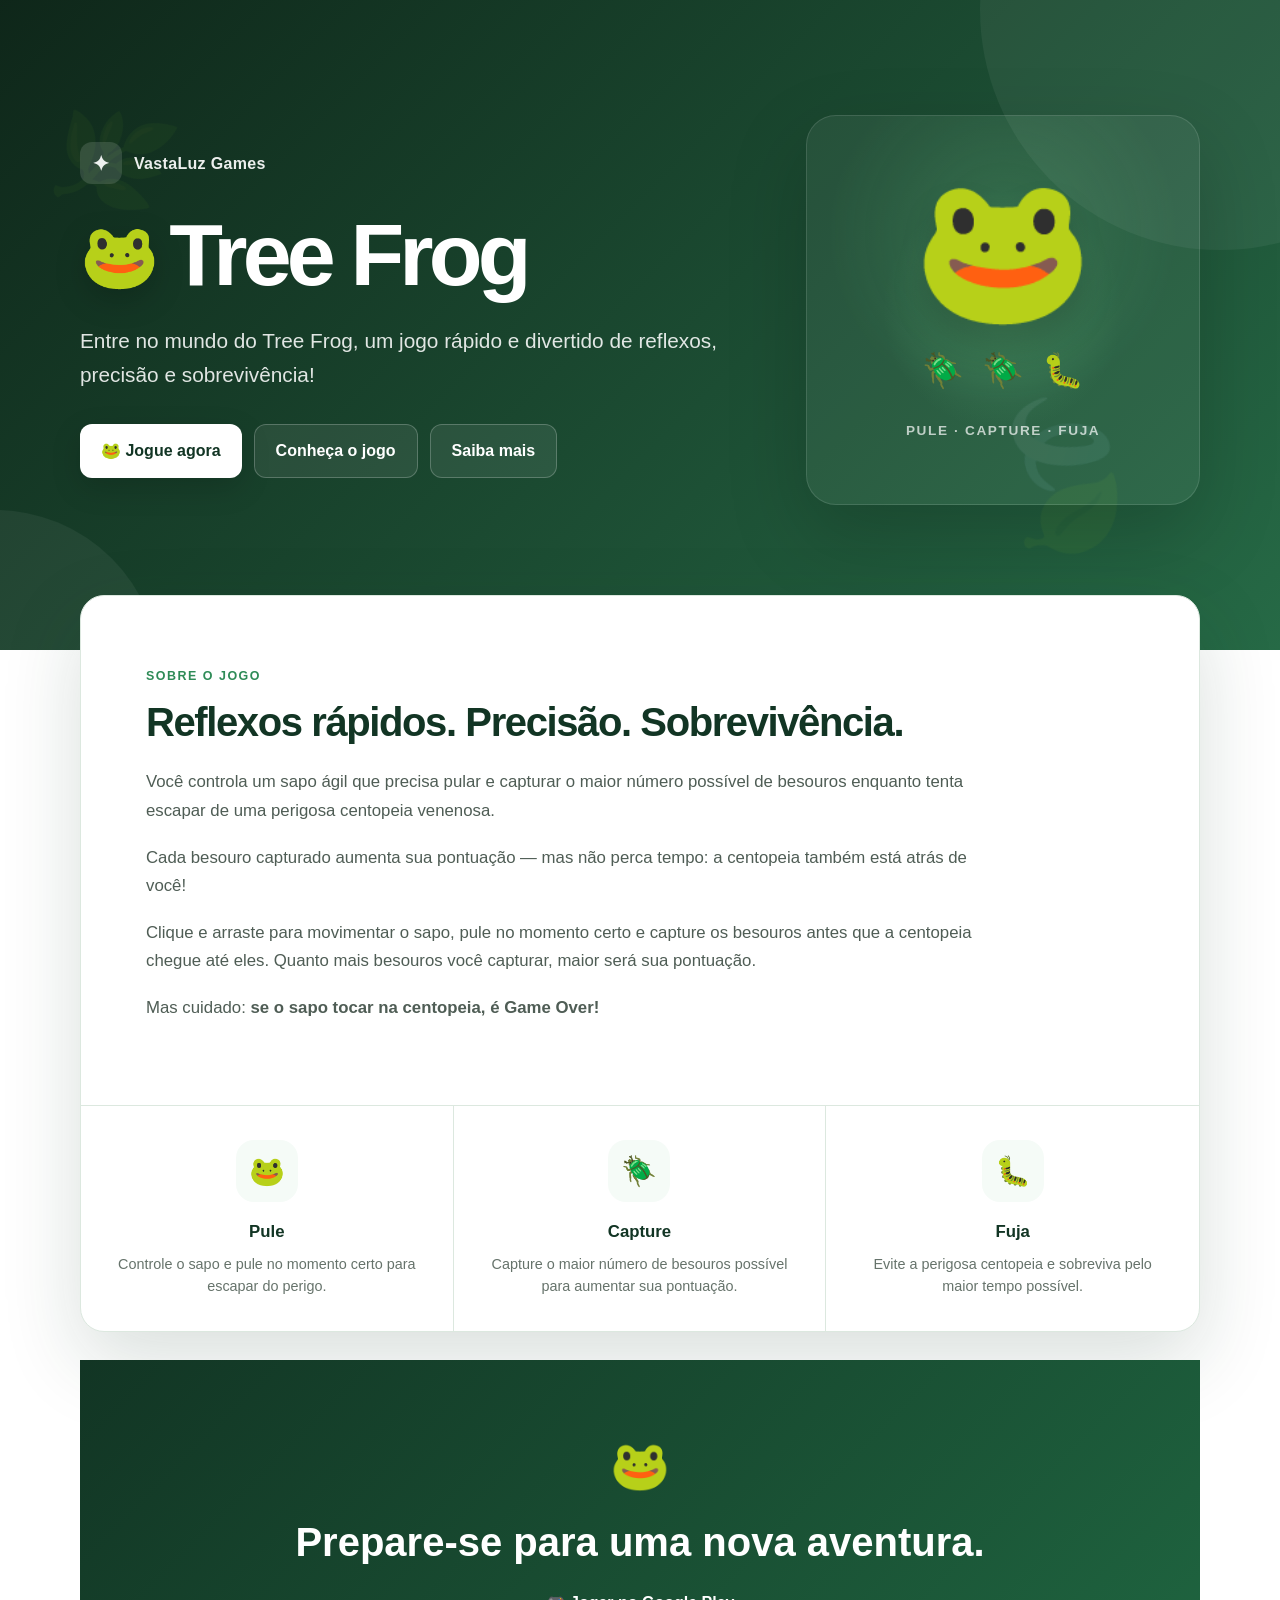
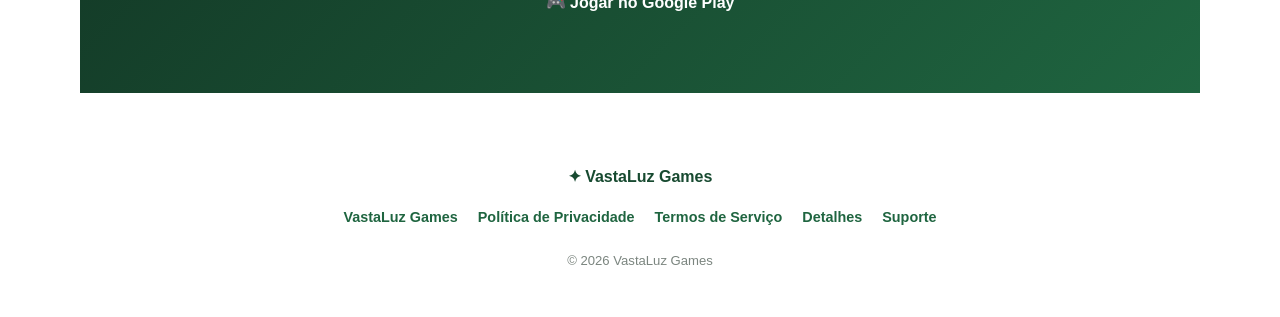
<file: jogos/treefrog/index.html>
<!DOCTYPE html>
<html lang="pt-BR">
<head>
  <meta charset="UTF-8">
  <meta name="viewport" content="width=device-width, initial-scale=1.0">

  <title>Tree Frog — VastaLuz Games</title>

  <meta
    name="description"
    content="Tree Frog — um jogo rápido e divertido de reflexos, precisão e sobrevivência."
  >

  <meta name="robots" content="index, follow">

  <style>
    :root {
      --green-950: #0c2417;
      --green-900: #123524;
      --green-800: #174a30;
      --green-700: #1f6540;
      --green-600: #2e8b57;
      --green-500: #43a866;
      --green-400: #69c884;

      --green-100: #e9f6ed;
      --green-50: #f5fbf7;

      --yellow: #f4c95d;
      --red: #d95c5c;

      --text: #243129;
      --muted: #66736b;
      --border: #dce8df;

      --white: #ffffff;

      --shadow:
        0 18px 50px rgba(18, 53, 36, 0.09);

      --shadow-large:
        0 28px 80px rgba(18, 53, 36, 0.16);
    }

    * {
      box-sizing: border-box;
      margin: 0;
      padding: 0;
    }

    html {
      scroll-behavior: smooth;
    }

    body {
      font-family:
        Inter,
        -apple-system,
        BlinkMacSystemFont,
        "Segoe UI",
        Roboto,
        Helvetica,
        Arial,
        sans-serif;

      line-height: 1.7;
      color: var(--text);

      background:
        radial-gradient(
          circle at 10% 0%,
          rgba(67, 168, 102, 0.10),
          transparent 30%
        ),
        linear-gradient(
          180deg,
          #f5fbf7 0%,
          #ffffff 32%
        );
    }

    a {
      color: inherit;
      text-decoration: none;
    }

    a:hover {
      text-decoration: none;
    }

    /* ========================================
       HEADER / HERO
    ======================================== */

    header {
      position: relative;
      overflow: hidden;

      min-height: 650px;

      display: flex;
      align-items: center;

      background:
        linear-gradient(
          135deg,
          rgba(12, 36, 23, 0.99),
          rgba(31, 101, 64, 0.97)
        );

      color: white;

      padding: 70px 20px 100px;
    }

    header::before,
    header::after {
      content: "";

      position: absolute;

      border-radius: 50%;

      background: rgba(255, 255, 255, 0.055);

      pointer-events: none;
    }

    header::before {
      width: 480px;
      height: 480px;

      right: -180px;
      top: -230px;
    }

    header::after {
      width: 330px;
      height: 330px;

      left: -170px;
      bottom: -190px;
    }

    .leaf-decoration {
      position: absolute;

      color: rgba(255, 255, 255, 0.08);

      font-size: 9rem;

      user-select: none;

      pointer-events: none;
    }

    .leaf-one {
      right: 10%;
      bottom: 8%;
      transform: rotate(-15deg);
    }

    .leaf-two {
      left: 4%;
      top: 12%;
      font-size: 6rem;
      transform: rotate(20deg);
    }

    .hero {
      position: relative;
      z-index: 2;

      width: min(1120px, 100%);

      margin: auto;

      display: grid;

      grid-template-columns:
        minmax(0, 1.25fr)
        minmax(280px, 0.75fr);

      gap: 70px;

      align-items: center;
    }

    /* ========================================
       BRAND
    ======================================== */

    .brand {
      display: inline-flex;

      align-items: center;

      gap: 12px;

      margin-bottom: 28px;

      color: rgba(255, 255, 255, 0.92);

      font-size: 1rem;

      font-weight: 700;

      letter-spacing: 0.02em;
    }

    .brand-icon {
      display: grid;

      place-items: center;

      width: 42px;
      height: 42px;

      border-radius: 12px;

      background: rgba(255, 255, 255, 0.13);

      font-size: 1.3rem;
    }

    /* ========================================
       HERO TEXT
    ======================================== */

    .hero h1 {
      display: flex;

      align-items: center;

      gap: 15px;

      font-size: clamp(3rem, 7vw, 5.5rem);

      line-height: 0.98;

      letter-spacing: -0.055em;

      margin-bottom: 25px;
    }

    .hero-frog {
      font-size: 0.72em;

      filter:
        drop-shadow(
          0 10px 15px rgba(0, 0, 0, 0.18)
        );
    }

    .hero-subtitle {
      max-width: 680px;

      color: rgba(255, 255, 255, 0.87);

      font-size: clamp(1.1rem, 2vw, 1.3rem);

      line-height: 1.65;

      margin-bottom: 32px;
    }

    /* ========================================
       BUTTONS
    ======================================== */

    .hero-actions {
      display: flex;

      flex-wrap: wrap;

      gap: 12px;
    }

    .button {
      display: inline-flex;

      align-items: center;

      justify-content: center;

      min-height: 50px;

      padding: 12px 21px;

      border-radius: 12px;

      font-weight: 750;

      transition:
        transform 0.2s ease,
        box-shadow 0.2s ease,
        background 0.2s ease;
    }

    .button:hover {
      transform: translateY(-2px);

      text-decoration: none;
    }

    .button-primary {
      color: var(--green-900);

      background: #ffffff;

      box-shadow:
        0 10px 30px rgba(0, 0, 0, 0.15);
    }

    .button-primary:hover {
      background: #f1fff5;

      box-shadow:
        0 14px 34px rgba(0, 0, 0, 0.19);
    }

    .button-secondary {
      color: white;

      border: 1px solid rgba(255, 255, 255, 0.22);

      background: rgba(255, 255, 255, 0.08);
    }

    .button-secondary:hover {
      background: rgba(255, 255, 255, 0.14);
    }

    /* ========================================
       GAME CARD
    ======================================== */

    .game-card {
      position: relative;

      display: flex;

      align-items: center;

      justify-content: center;

      min-height: 390px;

      padding: 35px;

      border:
        1px solid rgba(255, 255, 255, 0.12);

      border-radius: 30px;

      background:
        radial-gradient(
          circle at 50% 30%,
          rgba(105, 200, 132, 0.18),
          transparent 52%
        ),
        rgba(255, 255, 255, 0.055);

      box-shadow:
        0 30px 80px rgba(0, 0, 0, 0.18);

      overflow: hidden;
    }

    .game-card::before {
      content: "";

      position: absolute;

      width: 250px;
      height: 250px;

      border-radius: 50%;

      background:
        radial-gradient(
          circle,
          rgba(105, 200, 132, 0.28),
          transparent 68%
        );
    }

    .frog-display {
      position: relative;

      z-index: 1;

      display: flex;

      flex-direction: column;

      align-items: center;

      gap: 20px;
    }

    .frog {
      font-size: 9rem;

      line-height: 1;

      filter:
        drop-shadow(
          0 22px 15px rgba(0, 0, 0, 0.18)
        );

      animation:
        frogJump 2.5s ease-in-out infinite;
    }

    .game-creatures {
      display: flex;

      align-items: center;

      gap: 18px;

      font-size: 2.1rem;
    }

    .game-creatures span:nth-child(1) {
      animation: bugMove 2s ease-in-out infinite;
    }

    .game-creatures span:nth-child(2) {
      animation: bugMove 2s ease-in-out 0.3s infinite;
    }

    .game-creatures span:nth-child(3) {
      animation: centipedeMove 2.8s ease-in-out infinite;
    }

    .game-card-label {
      color: rgba(255, 255, 255, 0.7);

      font-size: 0.85rem;

      font-weight: 650;

      text-transform: uppercase;

      letter-spacing: 0.12em;
    }

    /* ========================================
       MAIN
    ======================================== */

    main {
      position: relative;

      width: min(1120px, calc(100% - 32px));

      margin: -55px auto 70px;

      z-index: 3;
    }

    .content-card {
      background: var(--white);

      border:
        1px solid var(--border);

      border-radius: 24px;

      box-shadow: var(--shadow-large);

      overflow: hidden;
    }

    /* ========================================
       DESCRIPTION
    ======================================== */

    .description {
      padding: clamp(35px, 6vw, 65px);
    }

    .section-label {
      display: inline-block;

      margin-bottom: 12px;

      color: var(--green-600);

      font-size: 0.78rem;

      font-weight: 800;

      text-transform: uppercase;

      letter-spacing: 0.12em;
    }

    .description h2 {
      max-width: 800px;

      color: var(--green-900);

      font-size: clamp(1.8rem, 4vw, 2.5rem);

      line-height: 1.18;

      letter-spacing: -0.035em;

      margin-bottom: 22px;
    }

    .description p {
      max-width: 850px;

      color: #4f5d55;

      font-size: 1.05rem;

      margin-bottom: 18px;
    }

    /* ========================================
       GAMEPLAY
    ======================================== */

    .gameplay {
      display: grid;

      grid-template-columns:
        repeat(3, 1fr);

      border-top:
        1px solid var(--border);
    }

    .gameplay-item {
      padding: 34px 28px;

      text-align: center;

      border-right:
        1px solid var(--border);
    }

    .gameplay-item:last-child {
      border-right: none;
    }

    .gameplay-icon {
      display: grid;

      place-items: center;

      width: 62px;
      height: 62px;

      margin: 0 auto 16px;

      border-radius: 18px;

      background: var(--green-50);

      font-size: 1.8rem;
    }

    .gameplay-item h3 {
      color: var(--green-900);

      font-size: 1.05rem;

      margin-bottom: 6px;
    }

    .gameplay-item p {
      color: var(--muted);

      font-size: 0.9rem;

      line-height: 1.55;
    }

    /* ========================================
       CTA
    ======================================== */

    .cta {
      margin-top: 28px;

      padding:
        clamp(40px, 6vw, 65px);

      text-align: center;

      color: white;

      background:
        linear-gradient(
          135deg,
          var(--green-900),
          var(--green-700)
        );
    }

    .cta-frog {
      display: block;

      margin-bottom: 12px;

      font-size: 3rem;
    }

    .cta h2 {
      font-size: clamp(1.7rem, 4vw, 2.5rem);

      line-height: 1.15;

      margin-bottom: 12px;
    }

    .cta p {
      max-width: 600px;

      margin:
        0 auto 25px;

      color:
        rgba(255, 255, 255, 0.78);
    }

    .button-disabled {
      cursor: not-allowed;

      color: rgba(255, 255, 255, 0.75);

      border:
        1px solid rgba(255, 255, 255, 0.16);

      background:
        rgba(255, 255, 255, 0.08);

      box-shadow: none;
    }

    .button-disabled:hover {
      transform: none;

      background:
        rgba(255, 255, 255, 0.08);
    }

    /* ========================================
       FOOTER
    ======================================== */

    footer {
      padding: 0 20px 45px;

      text-align: center;

      color: var(--muted);

      font-size: 0.9rem;
    }

    .footer-brand {
      margin-bottom: 15px;

      color: var(--green-800);

      font-weight: 800;

      font-size: 1rem;
    }

    .footer-links {
      display: flex;

      flex-wrap: wrap;

      justify-content: center;

      gap: 7px 20px;

      margin-bottom: 20px;
    }

    .footer-links a {
      color: var(--green-700);

      font-weight: 600;
    }

    .footer-links a:hover {
      text-decoration: underline;
    }

    .copyright {
      color: #7b857f;

      font-size: 0.82rem;
    }

    /* ========================================
       ANIMATIONS
    ======================================== */

    @keyframes frogJump {

      0%,
      100% {
        transform:
          translateY(5px)
          rotate(-2deg);
      }

      50% {
        transform:
          translateY(-13px)
          rotate(2deg);
      }
    }

    @keyframes bugMove {

      0%,
      100% {
        transform:
          translateY(0)
          rotate(-4deg);
      }

      50% {
        transform:
          translateY(-7px)
          rotate(4deg);
      }
    }

    @keyframes centipedeMove {

      0%,
      100% {
        transform:
          translateX(0);
      }

      50% {
        transform:
          translateX(-8px);
      }
    }

    /* ========================================
       RESPONSIVE
    ======================================== */

    @media (max-width: 850px) {

      header {
        min-height: auto;

        padding:
          55px 20px 105px;
      }

      .hero {
        grid-template-columns: 1fr;

        gap: 45px;

        text-align: center;
      }

      .brand {
        justify-content: center;
      }

      .hero h1 {
        justify-content: center;
      }

      .hero-subtitle {
        margin-left: auto;
        margin-right: auto;
      }

      .hero-actions {
        justify-content: center;
      }

      .game-card {
        min-height: 300px;

        max-width: 500px;

        width: 100%;

        margin: auto;
      }

      .frog {
        font-size: 7rem;
      }

      .gameplay {
        grid-template-columns: 1fr;
      }

      .gameplay-item {
        border-right: none;

        border-bottom:
          1px solid var(--border);
      }

      .gameplay-item:last-child {
        border-bottom: none;
      }
    }

    @media (max-width: 560px) {

      header {
        padding:
          45px 18px 90px;
      }

      .hero h1 {
        font-size: 3.1rem;
      }

      .hero-actions {
        flex-direction: column;
      }

      .button {
        width: 100%;
      }

      main {
        width:
          calc(100% - 20px);

        margin-top: -42px;
      }

      .content-card {
        border-radius: 18px;
      }

      .description {
        padding: 32px 22px;
      }

      .game-card {
        min-height: 260px;

        border-radius: 22px;
      }

      .frog {
        font-size: 6rem;
      }

      .game-creatures {
        font-size: 1.7rem;
      }

      .cta {
        margin-top: 20px;

        border-radius: 18px;

        padding:
          38px 22px;
      }

      .footer-links {
        flex-direction: column;

        gap: 8px;
      }
    }

    /* ========================================
       REDUCED MOTION
    ======================================== */

    @media (prefers-reduced-motion: reduce) {

      html {
        scroll-behavior: auto;
      }

      *,
      *::before,
      *::after {
        animation-duration: 0.01ms !important;

        animation-iteration-count: 1 !important;

        transition-duration: 0.01ms !important;
      }
    }
  </style>
</head>

<body>

  <!-- ========================================
       HERO
  ======================================== -->

  <header>

    <span
      class="leaf-decoration leaf-one"
      aria-hidden="true"
    >
      🍃
    </span>

    <span
      class="leaf-decoration leaf-two"
      aria-hidden="true"
    >
      🌿
    </span>

    <div class="hero">

      <div class="hero-content">

        <a
          class="brand"
          href="https://vastaluz.com.br/"
          aria-label="VastaLuz Games"
        >

          <span
            class="brand-icon"
            aria-hidden="true"
          >
            ✦
          </span>

          <span>
            VastaLuz Games
          </span>

        </a>

        <h1>
          <span
            class="hero-frog"
            aria-hidden="true"
          >
            🐸
          </span>

          <span>
            Tree Frog
          </span>
        </h1>

        <p class="hero-subtitle">
          Entre no mundo do Tree Frog, um jogo rápido
          e divertido de reflexos, precisão e
          sobrevivência!
        </p>

        <div class="hero-actions">

          <a
            class="button button-primary"
            href="https://play.google.com/store/apps/details?id=com.vastaluz.treefrog"
          >
            🐸 Jogue agora
          </a>

          <a
            class="button button-secondary"
            href="#jogar"
          >
            Conheça o jogo
          </a>

          <a
            class="button button-secondary"
            href="#informacoes"
          >
            Saiba mais
          </a>
        </div>

      </div>


      <!-- GAME VISUAL -->

      <div
        class="game-card"
        aria-label="Ilustração do jogo Tree Frog"
      >

        <div class="frog-display">

          <div
            class="frog"
            aria-hidden="true"
          >
            🐸
          </div>

          <div
            class="game-creatures"
            aria-hidden="true"
          >
            <span>🪲</span>
            <span>🪲</span>
            <span>🐛</span>
          </div>

          <div class="game-card-label">
            Pule · Capture · Fuja
          </div>

        </div>

      </div>

    </div>

  </header>


  <!-- ========================================
       MAIN
  ======================================== -->

  <main id="informacoes">

    <div class="content-card">


      <!-- DESCRIPTION -->

      <section
        class="description"
        id="jogar"
      >

        <span class="section-label">
          Sobre o jogo
        </span>

        <h2>
          Reflexos rápidos. Precisão.
          Sobrevivência.
        </h2>

        <p>
          Você controla um sapo ágil que precisa
          pular e capturar o maior número possível
          de besouros enquanto tenta escapar de uma
          perigosa centopeia venenosa.
        </p>

        <p>
          Cada besouro capturado aumenta sua pontuação
          — mas não perca tempo: a centopeia também
          está atrás de você!
        </p>

        <p>
          Clique e arraste para movimentar o sapo,
          pule no momento certo e capture os besouros
          antes que a centopeia chegue até eles.
          Quanto mais besouros você capturar, maior
          será sua pontuação.
        </p>

        <p>
          Mas cuidado:
          <strong>
            se o sapo tocar na centopeia, é Game Over!
          </strong>
        </p>

      </section>


      <!-- GAMEPLAY -->

      <section
        class="gameplay"
        aria-label="Como jogar"
      >

        <div class="gameplay-item">

          <div
            class="gameplay-icon"
            aria-hidden="true"
          >
            🐸
          </div>

          <h3>
            Pule
          </h3>

          <p>
            Controle o sapo e pule no momento
            certo para escapar do perigo.
          </p>

        </div>


        <div class="gameplay-item">

          <div
            class="gameplay-icon"
            aria-hidden="true"
          >
            🪲
          </div>

          <h3>
            Capture
          </h3>

          <p>
            Capture o maior número de besouros
            possível para aumentar sua pontuação.
          </p>

        </div>


        <div class="gameplay-item">

          <div
            class="gameplay-icon"
            aria-hidden="true"
          >
            🐛
          </div>

          <h3>
            Fuja
          </h3>

          <p>
            Evite a perigosa centopeia e
            sobreviva pelo maior tempo possível.
          </p>

        </div>

      </section>


    </div>


    <!-- ======================================
         CTA
    ======================================= -->

    <section
      class="cta"
      aria-label="Jogar Tree Frog"
    >

      <span
        class="cta-frog"
        aria-hidden="true"
      >
        🐸
      </span>

      <h2>
        Prepare-se para uma nova aventura.
      </h2>
   

      <a
        class="button button-play"
        href="https://play.google.com/store/apps/details?id=com.vastaluz.treefrog"
      >
        🎮 Jogar no Google Play
      </a>

    </section>

  </main>


  <!-- ========================================
       FOOTER
  ========================================= -->

  <footer>

    <div class="footer-brand">
      ✦ VastaLuz Games
    </div>

    <nav
      class="footer-links"
      id="links"
      aria-label="Links do site"
    >

      <a href="https://vastaluz.com.br/">
        VastaLuz Games
      </a>

      <a href="privacidade/">
        Política de Privacidade
      </a>

      <a href="termos/">
        Termos de Serviço
      </a>

      <a href="detalhes/">
        Detalhes
      </a>

      <a href="mailto:devmodehere@gmail.com">
        Suporte
      </a>

    </nav>

    <div class="copyright">
      © 2026 VastaLuz Games
    </div>

  </footer>


</body>
</html>
</file>
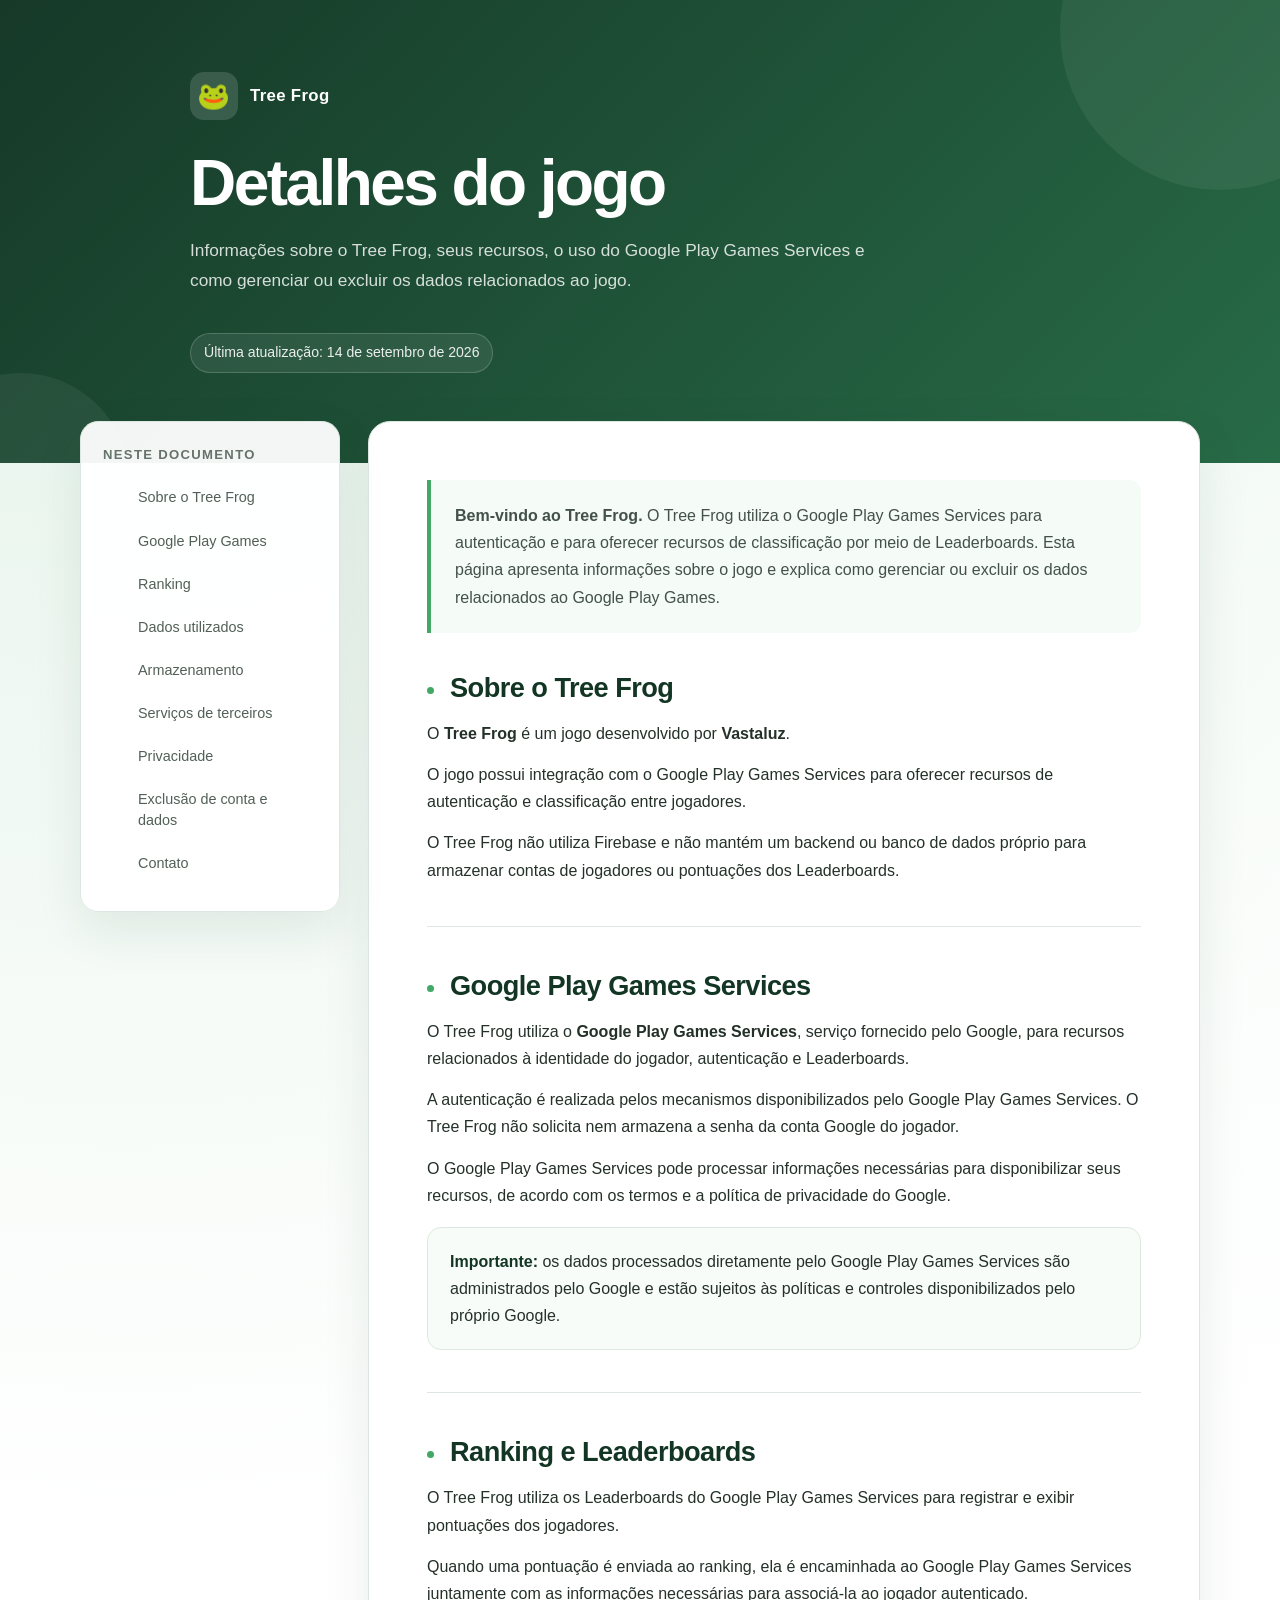
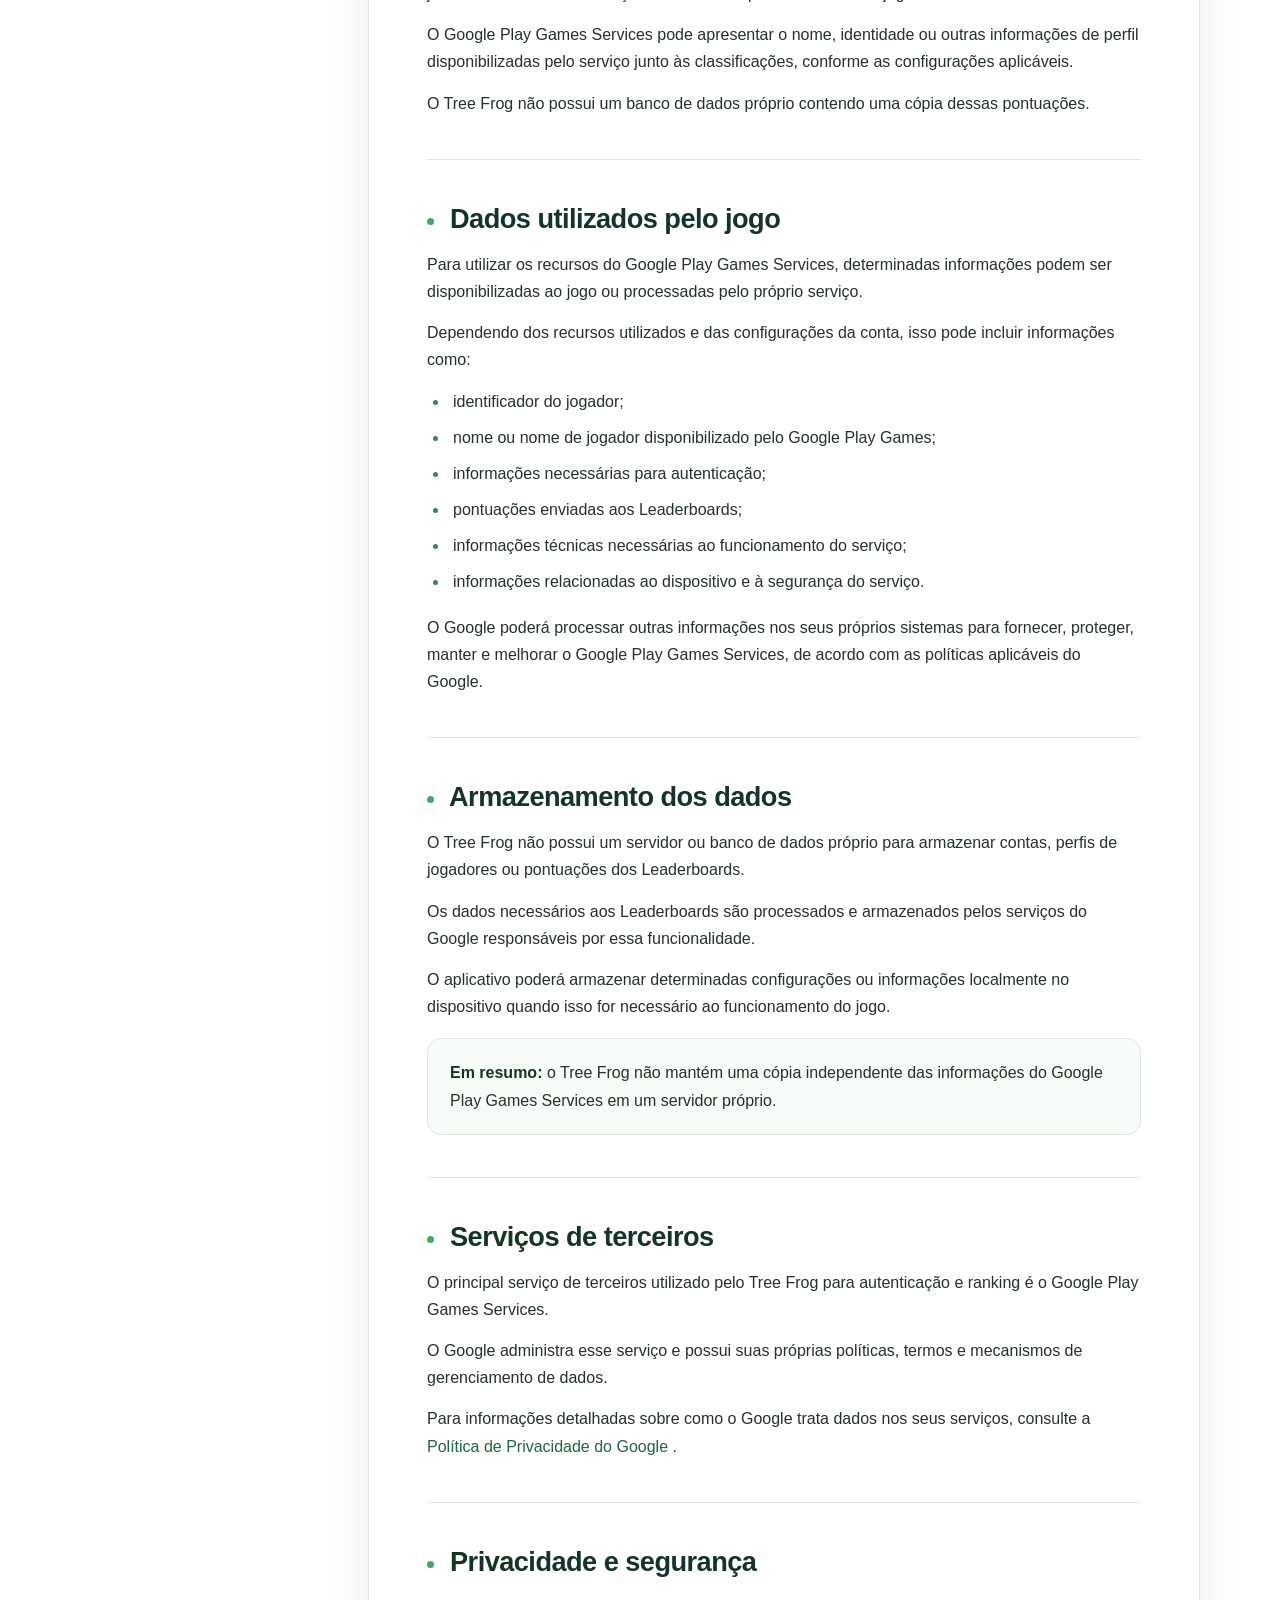
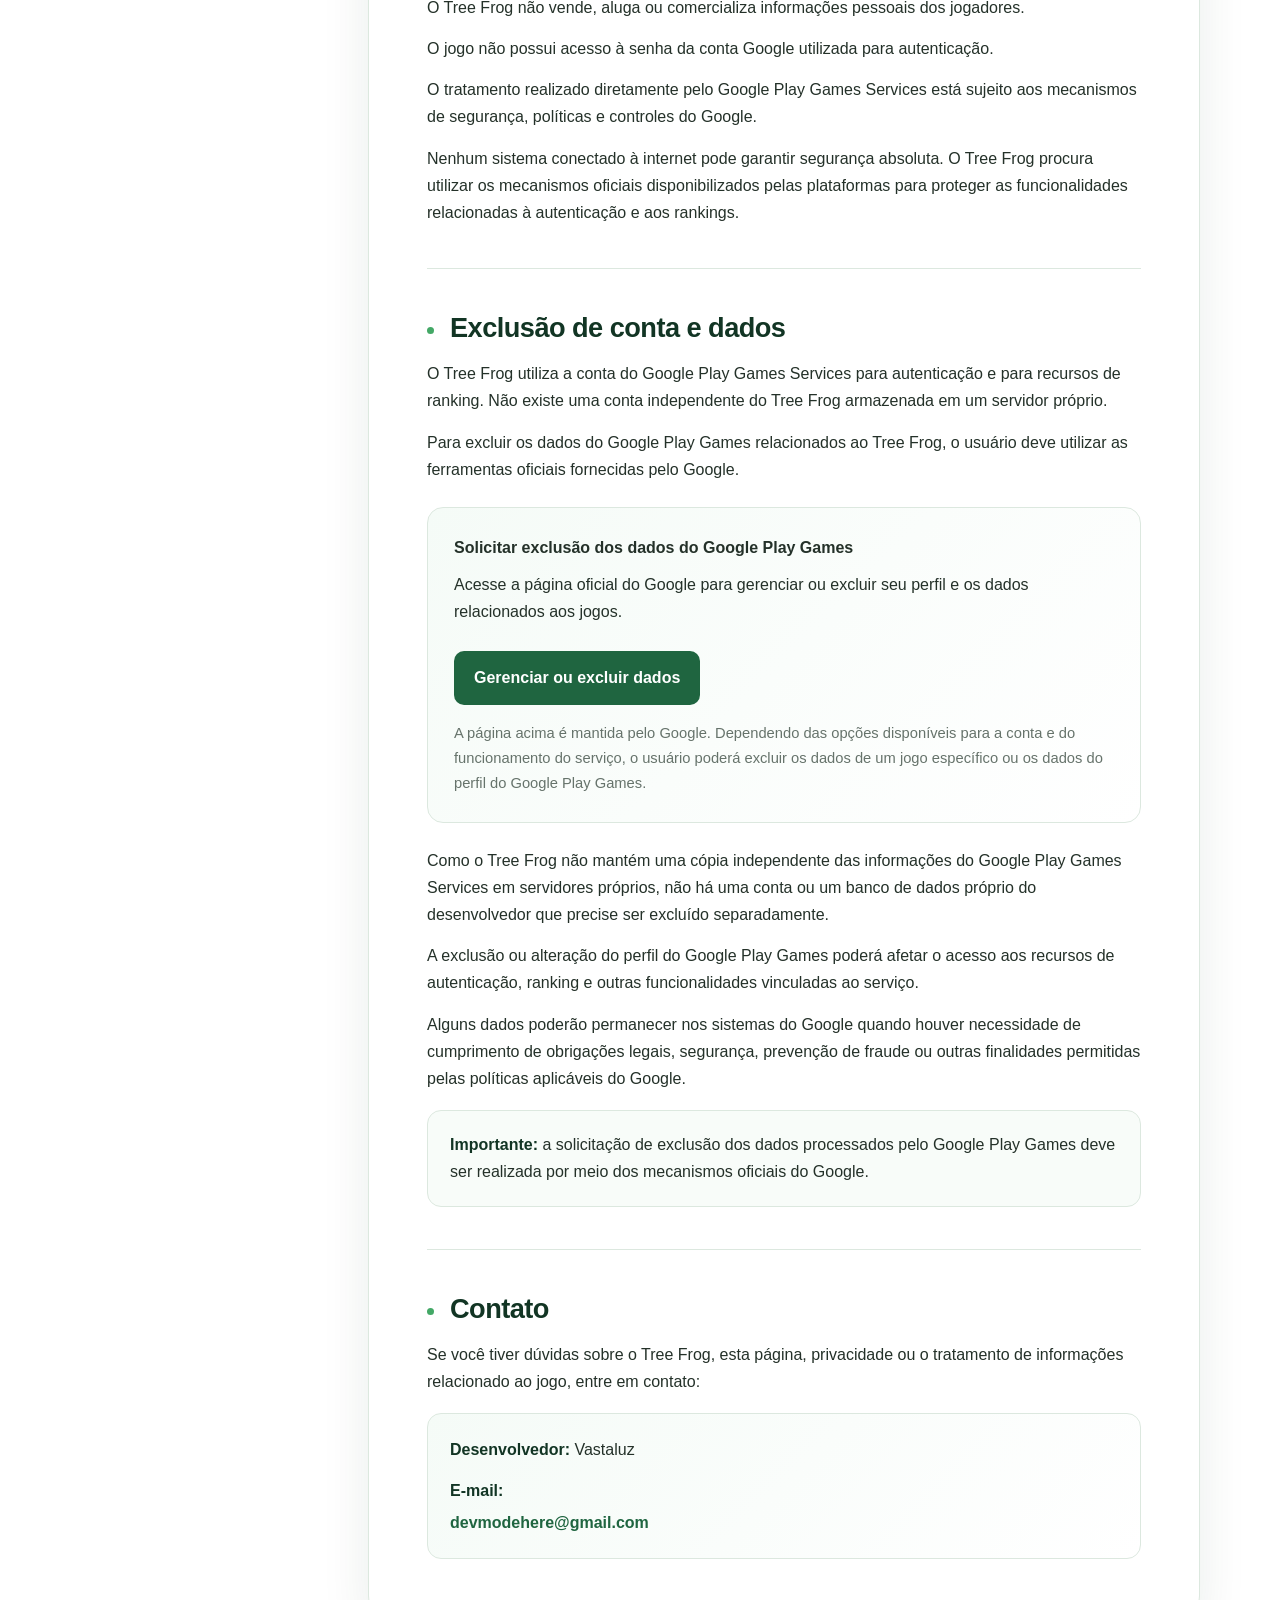
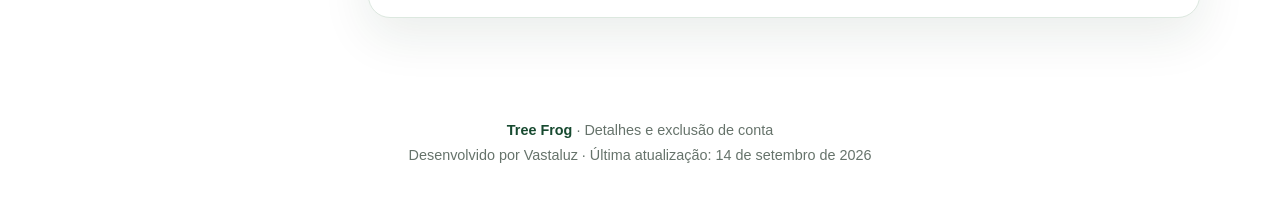
<file: jogos/treefrog/detalhes/index.html>
<!DOCTYPE html>
<html lang="pt-BR">
<head>
  <meta charset="UTF-8">
  <meta name="viewport" content="width=device-width, initial-scale=1.0">

  <title>Detalhes e Exclusão de Conta — Tree Frog</title>

  <meta
    name="description"
    content="Detalhes do jogo Tree Frog e informações sobre exclusão de conta e dados."
  >

  <meta name="robots" content="index, follow">

  <style>
    :root {
      --green-900: #123524;
      --green-800: #174a30;
      --green-700: #1f6540;
      --green-600: #2e8b57;
      --green-500: #43a866;

      --green-100: #e9f6ed;
      --green-50: #f5fbf7;

      --text: #243129;
      --muted: #66736b;
      --border: #dce8df;
      --white: #ffffff;

      --shadow: 0 18px 50px rgba(18, 53, 36, 0.09);
    }

    * {
      box-sizing: border-box;
      margin: 0;
      padding: 0;
    }

    html {
      scroll-behavior: smooth;
    }

    body {
      font-family:
        Inter,
        -apple-system,
        BlinkMacSystemFont,
        "Segoe UI",
        Roboto,
        Helvetica,
        Arial,
        sans-serif;

      line-height: 1.7;
      color: var(--text);

      background:
        radial-gradient(
          circle at 10% 0%,
          rgba(67, 168, 102, 0.10),
          transparent 30%
        ),
        linear-gradient(
          180deg,
          #f5fbf7 0%,
          #ffffff 30%
        );
    }

    a {
      color: var(--green-700);
      text-decoration: none;
    }

    a:hover {
      text-decoration: underline;
    }

    header {
      position: relative;
      overflow: hidden;

      background:
        linear-gradient(
          135deg,
          rgba(18, 53, 36, 0.98),
          rgba(31, 101, 64, 0.96)
        );

      color: white;

      padding: 72px 20px 90px;
    }

    header::before,
    header::after {
      content: "";

      position: absolute;

      border-radius: 50%;

      background: rgba(255, 255, 255, 0.06);

      pointer-events: none;
    }

    header::before {
      width: 320px;
      height: 320px;

      right: -100px;
      top: -130px;
    }

    header::after {
      width: 220px;
      height: 220px;

      left: -90px;
      bottom: -130px;
    }

    .header-content {
      position: relative;
      z-index: 1;

      max-width: 900px;

      margin: auto;
    }

    .brand {
      display: inline-flex;

      align-items: center;

      gap: 12px;

      margin-bottom: 28px;

      font-size: 1.05rem;

      font-weight: 700;

      letter-spacing: 0.02em;
    }

    .frog-icon {
      display: grid;

      place-items: center;

      width: 48px;
      height: 48px;

      border-radius: 14px;

      background: rgba(255, 255, 255, 0.14);

      font-size: 1.65rem;
    }

    header h1 {
      font-size: clamp(2.2rem, 6vw, 4rem);

      line-height: 1.1;

      letter-spacing: -0.04em;

      margin-bottom: 18px;
    }

    header p {
      max-width: 720px;

      color: rgba(255, 255, 255, 0.82);

      font-size: 1.08rem;
    }

    .updated {
      display: inline-block;

      margin-top: 24px;

      padding: 7px 13px;

      border: 1px solid rgba(255, 255, 255, 0.18);

      border-radius: 999px;

      background: rgba(255, 255, 255, 0.08);

      color: rgba(255, 255, 255, 0.9);

      font-size: 0.88rem;
    }

    .page {
      width: min(1120px, calc(100% - 32px));

      margin: -42px auto 70px;

      position: relative;

      z-index: 2;
    }

    .layout {
      display: grid;

      grid-template-columns: 260px minmax(0, 1fr);

      gap: 28px;

      align-items: start;
    }

    .toc {
      position: sticky;

      top: 24px;

      padding: 22px;

      background: rgba(255, 255, 255, 0.95);

      border: 1px solid var(--border);

      border-radius: 18px;

      box-shadow: var(--shadow);
    }

    .toc-title {
      font-size: 0.82rem;

      text-transform: uppercase;

      letter-spacing: 0.1em;

      font-weight: 800;

      color: var(--muted);

      margin-bottom: 12px;
    }

    .toc ul {
      list-style: none;
    }

    .toc li + li {
      margin-top: 4px;
    }

    .toc a {
      display: block;

      padding: 7px 9px;

      border-radius: 8px;

      color: #526057;

      font-size: 0.9rem;

      line-height: 1.4;

      transition: 0.2s ease;
    }

    .toc a:hover {
      color: var(--green-700);

      background: var(--green-50);

      text-decoration: none;
    }

    main {
      min-width: 0;

      background: var(--white);

      border: 1px solid var(--border);

      border-radius: 22px;

      box-shadow: var(--shadow);

      padding: clamp(28px, 5vw, 58px);
    }

    .intro {
      padding: 22px 24px;

      margin-bottom: 38px;

      border-left: 4px solid var(--green-500);

      border-radius: 0 12px 12px 0;

      background: var(--green-50);

      color: #435149;
    }

    section {
      scroll-margin-top: 25px;
    }

    section + section {
      margin-top: 42px;

      padding-top: 42px;

      border-top: 1px solid var(--border);
    }

    h2 {
      color: var(--green-900);

      font-size: clamp(1.35rem, 3vw, 1.7rem);

      line-height: 1.25;

      letter-spacing: -0.02em;

      margin-bottom: 15px;
    }

    h2::before {
      content: "";

      display: inline-block;

      width: 7px;
      height: 7px;

      margin: 0 9px 3px 0;

      border-radius: 50%;

      background: var(--green-500);
    }

    p {
      margin-bottom: 14px;
    }

    p:last-child {
      margin-bottom: 0;
    }

    ul {
      margin: 14px 0 0 22px;
    }

    li {
      margin-bottom: 9px;

      padding-left: 4px;
    }

    li::marker {
      color: var(--green-600);
    }

    .highlight {
      margin-top: 18px;

      padding: 20px 22px;

      background: #f8fcf9;

      border: 1px solid var(--border);

      border-radius: 14px;
    }

    .highlight strong {
      color: var(--green-900);
    }

    .delete-card {
      margin-top: 24px;

      padding: 26px;

      background:
        linear-gradient(
          135deg,
          var(--green-50),
          #ffffff
        );

      border: 1px solid var(--border);

      border-radius: 16px;
    }

    .delete-button {
      display: inline-flex;

      align-items: center;

      justify-content: center;

      margin-top: 12px;

      padding: 13px 20px;

      border-radius: 10px;

      background: var(--green-700);

      color: #ffffff;

      font-weight: 700;

      transition: 0.2s ease;
    }

    .delete-button:hover {
      background: var(--green-800);

      color: #ffffff;

      text-decoration: none;

      transform: translateY(-1px);
    }

    .note {
      margin-top: 16px;

      color: var(--muted);

      font-size: 0.92rem;
    }

    .contact-card {
      margin-top: 18px;

      padding: 22px;

      background:
        linear-gradient(
          135deg,
          var(--green-50),
          #ffffff
        );

      border: 1px solid var(--border);

      border-radius: 14px;
    }

    .contact-card strong {
      color: var(--green-900);
    }

    .email {
      display: inline-block;

      margin-top: 5px;

      font-weight: 700;

      word-break: break-word;
    }

    footer {
      padding: 30px 20px 45px;

      text-align: center;

      color: var(--muted);

      font-size: 0.9rem;
    }

    footer strong {
      color: var(--green-800);
    }

    @media (max-width: 820px) {

      header {
        padding: 52px 20px 78px;
      }

      .layout {
        grid-template-columns: 1fr;
      }

      .toc {
        position: static;
      }

      .toc ul {
        display: grid;

        grid-template-columns:
          repeat(2, minmax(0, 1fr));

        gap: 4px;
      }

      .toc li + li {
        margin-top: 0;
      }
    }

    @media (max-width: 560px) {

      .page {
        width: min(100% - 20px, 1120px);

        margin-top: -32px;
      }

      main {
        padding: 25px 20px;

        border-radius: 17px;
      }

      .toc {
        padding: 17px;
      }

      .toc ul {
        display: block;
      }

      .toc li + li {
        margin-top: 3px;
      }

      section + section {
        margin-top: 32px;

        padding-top: 32px;
      }

      .delete-button {
        width: 100%;
      }
    }
  </style>
</head>

<body>

  <!-- ========================================
       HEADER
  ======================================== -->

  <header>

    <div class="header-content">

      <div class="brand">

        <div
          class="frog-icon"
          aria-hidden="true"
        >
          🐸
        </div>

        <span>Tree Frog</span>

      </div>

      <h1>
        Detalhes do jogo
      </h1>

      <p>
        Informações sobre o Tree Frog, seus recursos,
        o uso do Google Play Games Services e como
        gerenciar ou excluir os dados relacionados
        ao jogo.
      </p>

      <span class="updated">
        Última atualização: 14 de setembro de 2026
      </span>

    </div>

  </header>


  <!-- ========================================
       CONTENT
  ========================================= -->

  <div class="page">

    <div class="layout">


      <!-- ======================================
           TABLE OF CONTENTS
      ======================================= -->

      <nav
        class="toc"
        aria-label="Índice"
      >

        <div class="toc-title">
          Neste documento
        </div>

        <ul>

          <li>
            <a href="#sobre">
              Sobre o Tree Frog
            </a>
          </li>

          <li>
            <a href="#google-play-games">
              Google Play Games
            </a>
          </li>

          <li>
            <a href="#ranking">
              Ranking
            </a>
          </li>

          <li>
            <a href="#dados">
              Dados utilizados
            </a>
          </li>

          <li>
            <a href="#armazenamento">
              Armazenamento
            </a>
          </li>

          <li>
            <a href="#terceiros">
              Serviços de terceiros
            </a>
          </li>

          <li>
            <a href="#privacidade">
              Privacidade
            </a>
          </li>

          <li>
            <a href="#exclusao">
              Exclusão de conta e dados
            </a>
          </li>

          <li>
            <a href="#contato">
              Contato
            </a>
          </li>

        </ul>

      </nav>


      <!-- ======================================
           MAIN
      ======================================= -->

      <main>


        <!-- INTRO -->

        <div class="intro">

          <strong>Bem-vindo ao Tree Frog.</strong>

          O Tree Frog utiliza o Google Play Games Services
          para autenticação e para oferecer recursos de
          classificação por meio de Leaderboards. Esta
          página apresenta informações sobre o jogo e
          explica como gerenciar ou excluir os dados
          relacionados ao Google Play Games.

        </div>


        <!-- ====================================
             1. SOBRE
        ===================================== -->

        <section id="sobre">

          <h2>
            Sobre o Tree Frog
          </h2>

          <p>
            O <strong>Tree Frog</strong> é um jogo
            desenvolvido por <strong>Vastaluz</strong>.
          </p>

          <p>
            O jogo possui integração com o Google Play
            Games Services para oferecer recursos de
            autenticação e classificação entre jogadores.
          </p>

          <p>
            O Tree Frog não utiliza Firebase e não
            mantém um backend ou banco de dados próprio
            para armazenar contas de jogadores ou
            pontuações dos Leaderboards.
          </p>

        </section>


        <!-- ====================================
             2. GOOGLE PLAY GAMES
        ===================================== -->

        <section id="google-play-games">

          <h2>
            Google Play Games Services
          </h2>

          <p>
            O Tree Frog utiliza o
            <strong>Google Play Games Services</strong>,
            serviço fornecido pelo Google, para recursos
            relacionados à identidade do jogador,
            autenticação e Leaderboards.
          </p>

          <p>
            A autenticação é realizada pelos mecanismos
            disponibilizados pelo Google Play Games
            Services. O Tree Frog não solicita nem
            armazena a senha da conta Google do jogador.
          </p>

          <p>
            O Google Play Games Services pode processar
            informações necessárias para disponibilizar
            seus recursos, de acordo com os termos e a
            política de privacidade do Google.
          </p>

          <div class="highlight">

            <strong>
              Importante:
            </strong>

            os dados processados diretamente pelo Google
            Play Games Services são administrados pelo
            Google e estão sujeitos às políticas e
            controles disponibilizados pelo próprio Google.

          </div>

        </section>


        <!-- ====================================
             3. RANKING
        ===================================== -->

        <section id="ranking">

          <h2>
            Ranking e Leaderboards
          </h2>

          <p>
            O Tree Frog utiliza os Leaderboards do Google
            Play Games Services para registrar e exibir
            pontuações dos jogadores.
          </p>

          <p>
            Quando uma pontuação é enviada ao ranking,
            ela é encaminhada ao Google Play Games
            Services juntamente com as informações
            necessárias para associá-la ao jogador
            autenticado.
          </p>

          <p>
            O Google Play Games Services pode apresentar
            o nome, identidade ou outras informações de
            perfil disponibilizadas pelo serviço junto
            às classificações, conforme as configurações
            aplicáveis.
          </p>

          <p>
            O Tree Frog não possui um banco de dados
            próprio contendo uma cópia dessas pontuações.
          </p>

        </section>


        <!-- ====================================
             4. DADOS
        ===================================== -->

        <section id="dados">

          <h2>
            Dados utilizados pelo jogo
          </h2>

          <p>
            Para utilizar os recursos do Google Play
            Games Services, determinadas informações
            podem ser disponibilizadas ao jogo ou
            processadas pelo próprio serviço.
          </p>

          <p>
            Dependendo dos recursos utilizados e das
            configurações da conta, isso pode incluir
            informações como:
          </p>

          <ul>

            <li>
              identificador do jogador;
            </li>

            <li>
              nome ou nome de jogador disponibilizado
              pelo Google Play Games;
            </li>

            <li>
              informações necessárias para autenticação;
            </li>

            <li>
              pontuações enviadas aos Leaderboards;
            </li>

            <li>
              informações técnicas necessárias ao
              funcionamento do serviço;
            </li>

            <li>
              informações relacionadas ao dispositivo
              e à segurança do serviço.
            </li>

          </ul>

          <p style="margin-top: 18px;">

            O Google poderá processar outras informações
            nos seus próprios sistemas para fornecer,
            proteger, manter e melhorar o Google Play
            Games Services, de acordo com as políticas
            aplicáveis do Google.

          </p>

        </section>


        <!-- ====================================
             5. ARMAZENAMENTO
        ===================================== -->

        <section id="armazenamento">

          <h2>
            Armazenamento dos dados
          </h2>

          <p>
            O Tree Frog não possui um servidor ou banco
            de dados próprio para armazenar contas,
            perfis de jogadores ou pontuações dos
            Leaderboards.
          </p>

          <p>
            Os dados necessários aos Leaderboards são
            processados e armazenados pelos serviços do
            Google responsáveis por essa funcionalidade.
          </p>

          <p>
            O aplicativo poderá armazenar determinadas
            configurações ou informações localmente no
            dispositivo quando isso for necessário ao
            funcionamento do jogo.
          </p>

          <div class="highlight">

            <strong>
              Em resumo:
            </strong>

            o Tree Frog não mantém uma cópia independente
            das informações do Google Play Games Services
            em um servidor próprio.

          </div>

        </section>


        <!-- ====================================
             6. TERCEIROS
        ===================================== -->

        <section id="terceiros">

          <h2>
            Serviços de terceiros
          </h2>

          <p>
            O principal serviço de terceiros utilizado
            pelo Tree Frog para autenticação e ranking é
            o Google Play Games Services.
          </p>

          <p>
            O Google administra esse serviço e possui
            suas próprias políticas, termos e mecanismos
            de gerenciamento de dados.
          </p>

          <p>
            Para informações detalhadas sobre como o
            Google trata dados nos seus serviços, consulte
            a
            <a
              href="https://policies.google.com/privacy?hl=pt-BR"
              target="_blank"
              rel="noopener noreferrer"
            >
              Política de Privacidade do Google
            </a>.
          </p>

        </section>


        <!-- ====================================
             7. PRIVACIDADE
        ===================================== -->

        <section id="privacidade">

          <h2>
            Privacidade e segurança
          </h2>

          <p>
            O Tree Frog não vende, aluga ou comercializa
            informações pessoais dos jogadores.
          </p>

          <p>
            O jogo não possui acesso à senha da conta
            Google utilizada para autenticação.
          </p>

          <p>
            O tratamento realizado diretamente pelo
            Google Play Games Services está sujeito aos
            mecanismos de segurança, políticas e
            controles do Google.
          </p>

          <p>
            Nenhum sistema conectado à internet pode
            garantir segurança absoluta. O Tree Frog
            procura utilizar os mecanismos oficiais
            disponibilizados pelas plataformas para
            proteger as funcionalidades relacionadas
            à autenticação e aos rankings.
          </p>

        </section>


        <!-- ====================================
             8. EXCLUSÃO
        ===================================== -->

        <section id="exclusao">

          <h2>
            Exclusão de conta e dados
          </h2>

          <p>
            O Tree Frog utiliza a conta do Google Play
            Games Services para autenticação e para
            recursos de ranking. Não existe uma conta
            independente do Tree Frog armazenada em um
            servidor próprio.
          </p>

          <p>
            Para excluir os dados do Google Play Games
            relacionados ao Tree Frog, o usuário deve
            utilizar as ferramentas oficiais fornecidas
            pelo Google.
          </p>

          <div class="delete-card">

            <strong>
              Solicitar exclusão dos dados do Google Play Games
            </strong>

            <p style="margin-top: 10px;">

              Acesse a página oficial do Google para
              gerenciar ou excluir seu perfil e os dados
              relacionados aos jogos.

            </p>

            <a
              class="delete-button"
              href="https://support.google.com/googleplay/answer/9130646?hl=pt-BR"
              target="_blank"
              rel="noopener noreferrer"
            >
              Gerenciar ou excluir dados
            </a>

            <p class="note">

              A página acima é mantida pelo Google.
              Dependendo das opções disponíveis para a
              conta e do funcionamento do serviço, o
              usuário poderá excluir os dados de um jogo
              específico ou os dados do perfil do Google
              Play Games.

            </p>

          </div>

          <p style="margin-top: 24px;">

            Como o Tree Frog não mantém uma cópia
            independente das informações do Google Play
            Games Services em servidores próprios, não há
            uma conta ou um banco de dados próprio do
            desenvolvedor que precise ser excluído
            separadamente.

          </p>

          <p>

            A exclusão ou alteração do perfil do Google
            Play Games poderá afetar o acesso aos recursos
            de autenticação, ranking e outras funcionalidades
            vinculadas ao serviço.

          </p>

          <p>

            Alguns dados poderão permanecer nos sistemas
            do Google quando houver necessidade de
            cumprimento de obrigações legais, segurança,
            prevenção de fraude ou outras finalidades
            permitidas pelas políticas aplicáveis do Google.

          </p>

          <div class="highlight">

            <strong>
              Importante:
            </strong>

            a solicitação de exclusão dos dados processados
            pelo Google Play Games deve ser realizada por
            meio dos mecanismos oficiais do Google.

          </div>

        </section>


        <!-- ====================================
             9. CONTATO
        ===================================== -->

        <section id="contato">

          <h2>
            Contato
          </h2>

          <p>
            Se você tiver dúvidas sobre o Tree Frog,
            esta página, privacidade ou o tratamento
            de informações relacionado ao jogo, entre
            em contato:
          </p>

          <div class="contact-card">

            <p>

              <strong>
                Desenvolvedor:
              </strong>

              Vastaluz

            </p>

            <p>

              <strong>
                E-mail:
              </strong>

              <br>

              <a
                class="email"
                href="mailto:devmodehere@gmail.com"
              >
                devmodehere@gmail.com
              </a>

            </p>

          </div>

        </section>


      </main>

    </div>

  </div>


  <!-- ========================================
       FOOTER
  ========================================= -->

  <footer>

    <strong>Tree Frog</strong>
    · Detalhes e exclusão de conta

    <br>

    Desenvolvido por Vastaluz
    · Última atualização:
    14 de setembro de 2026

  </footer>

</body>
</html>
</file>
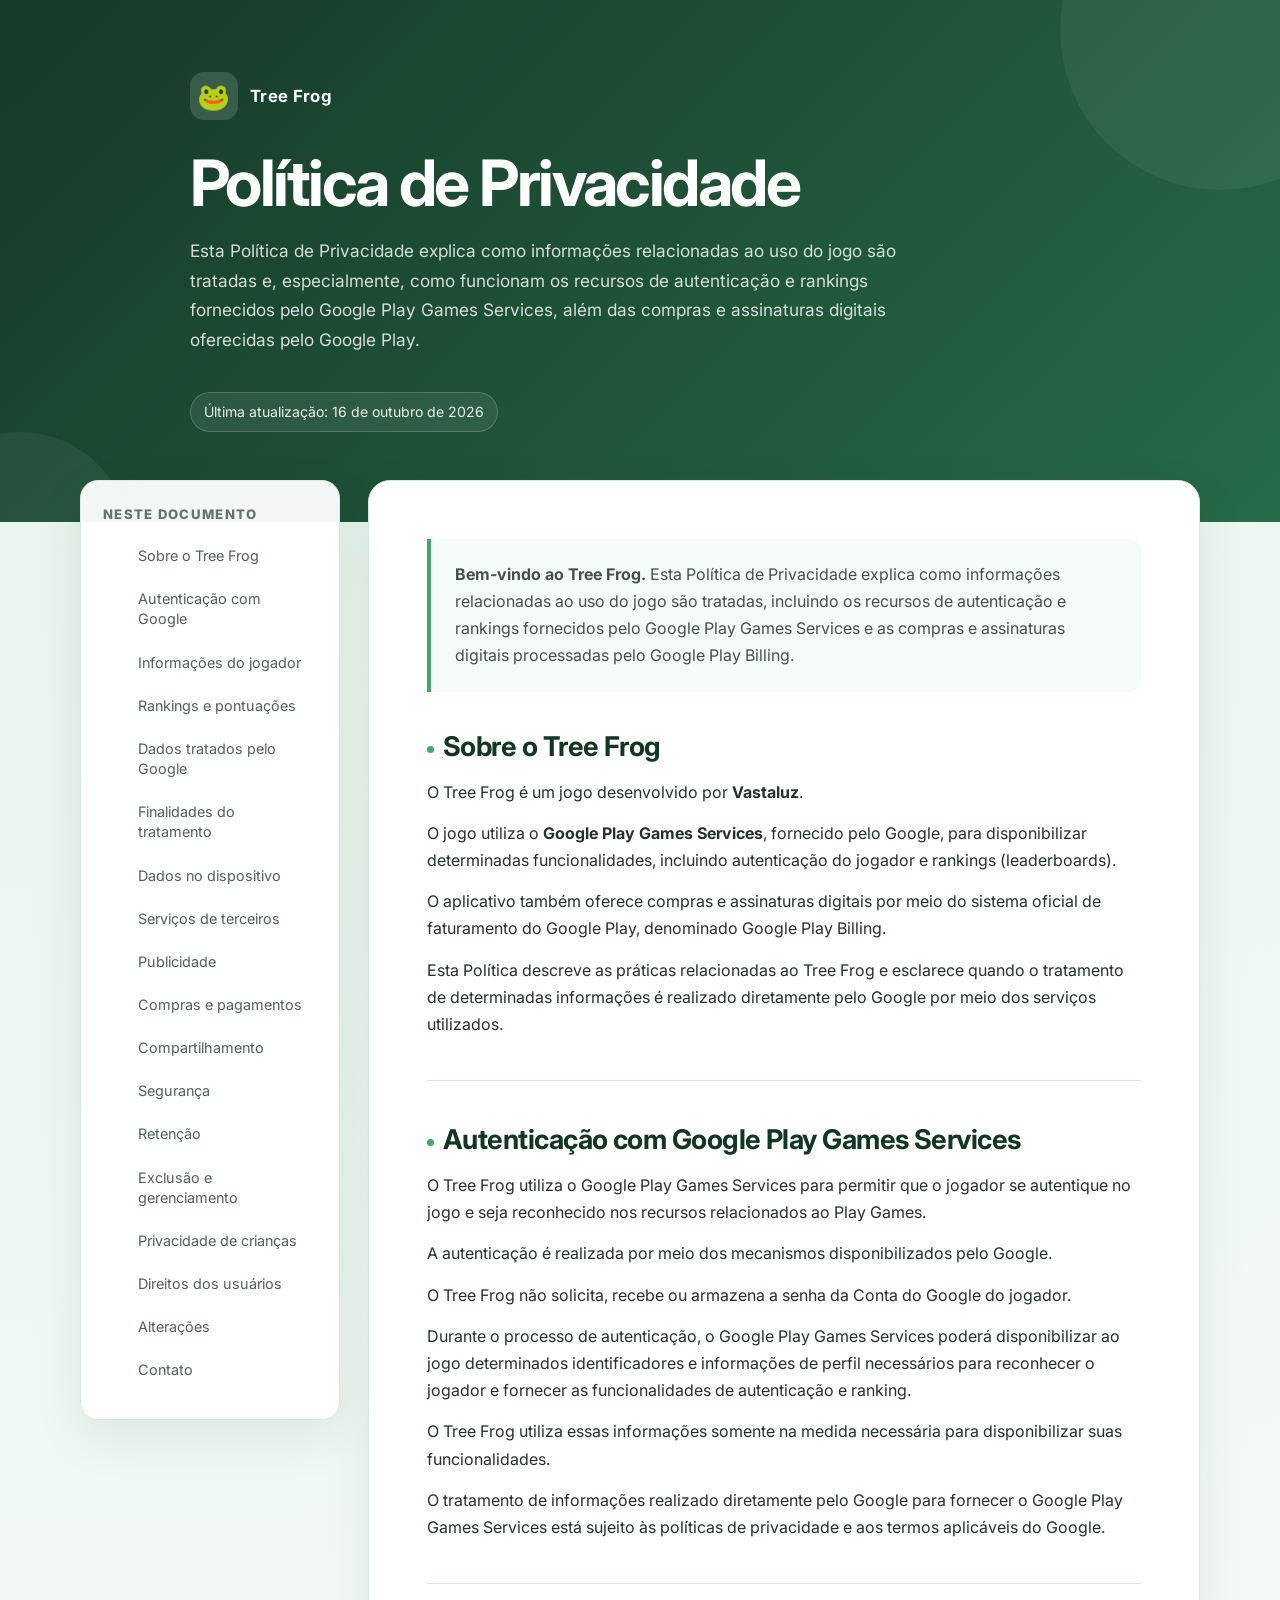
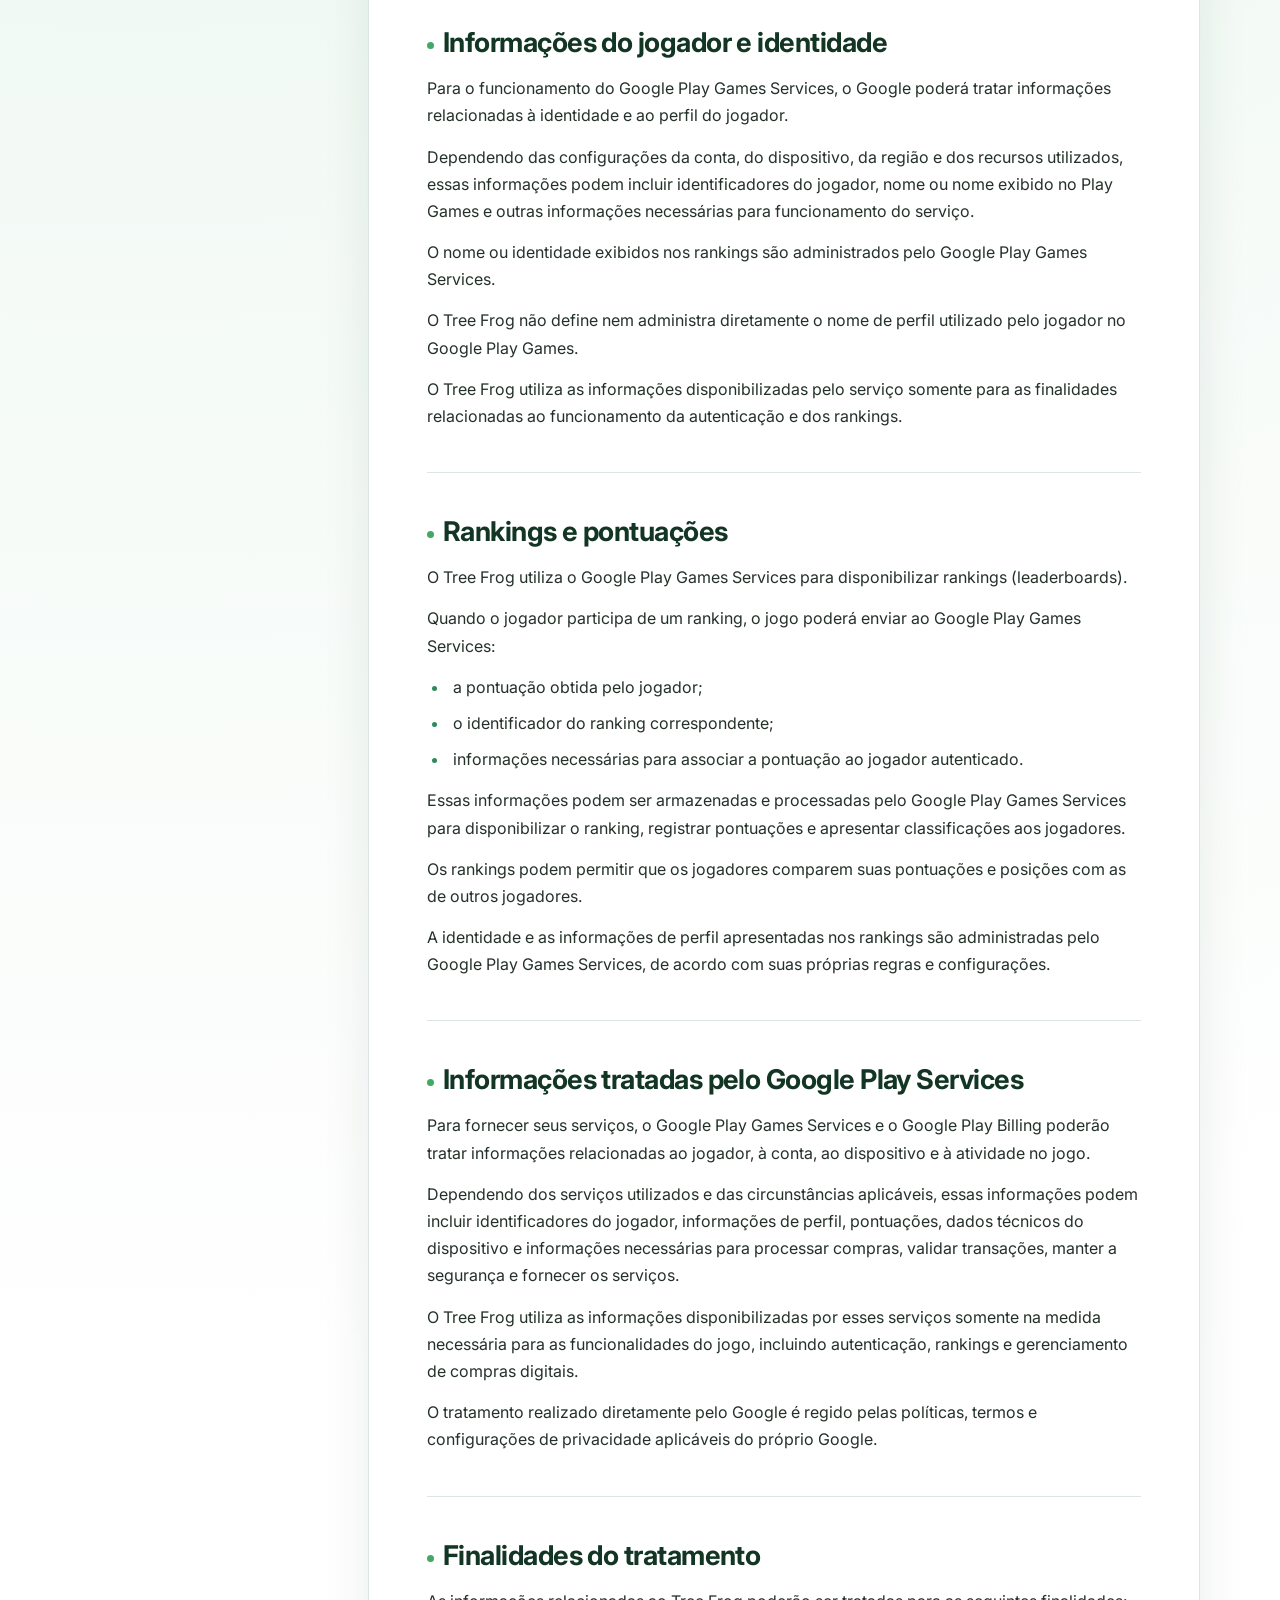
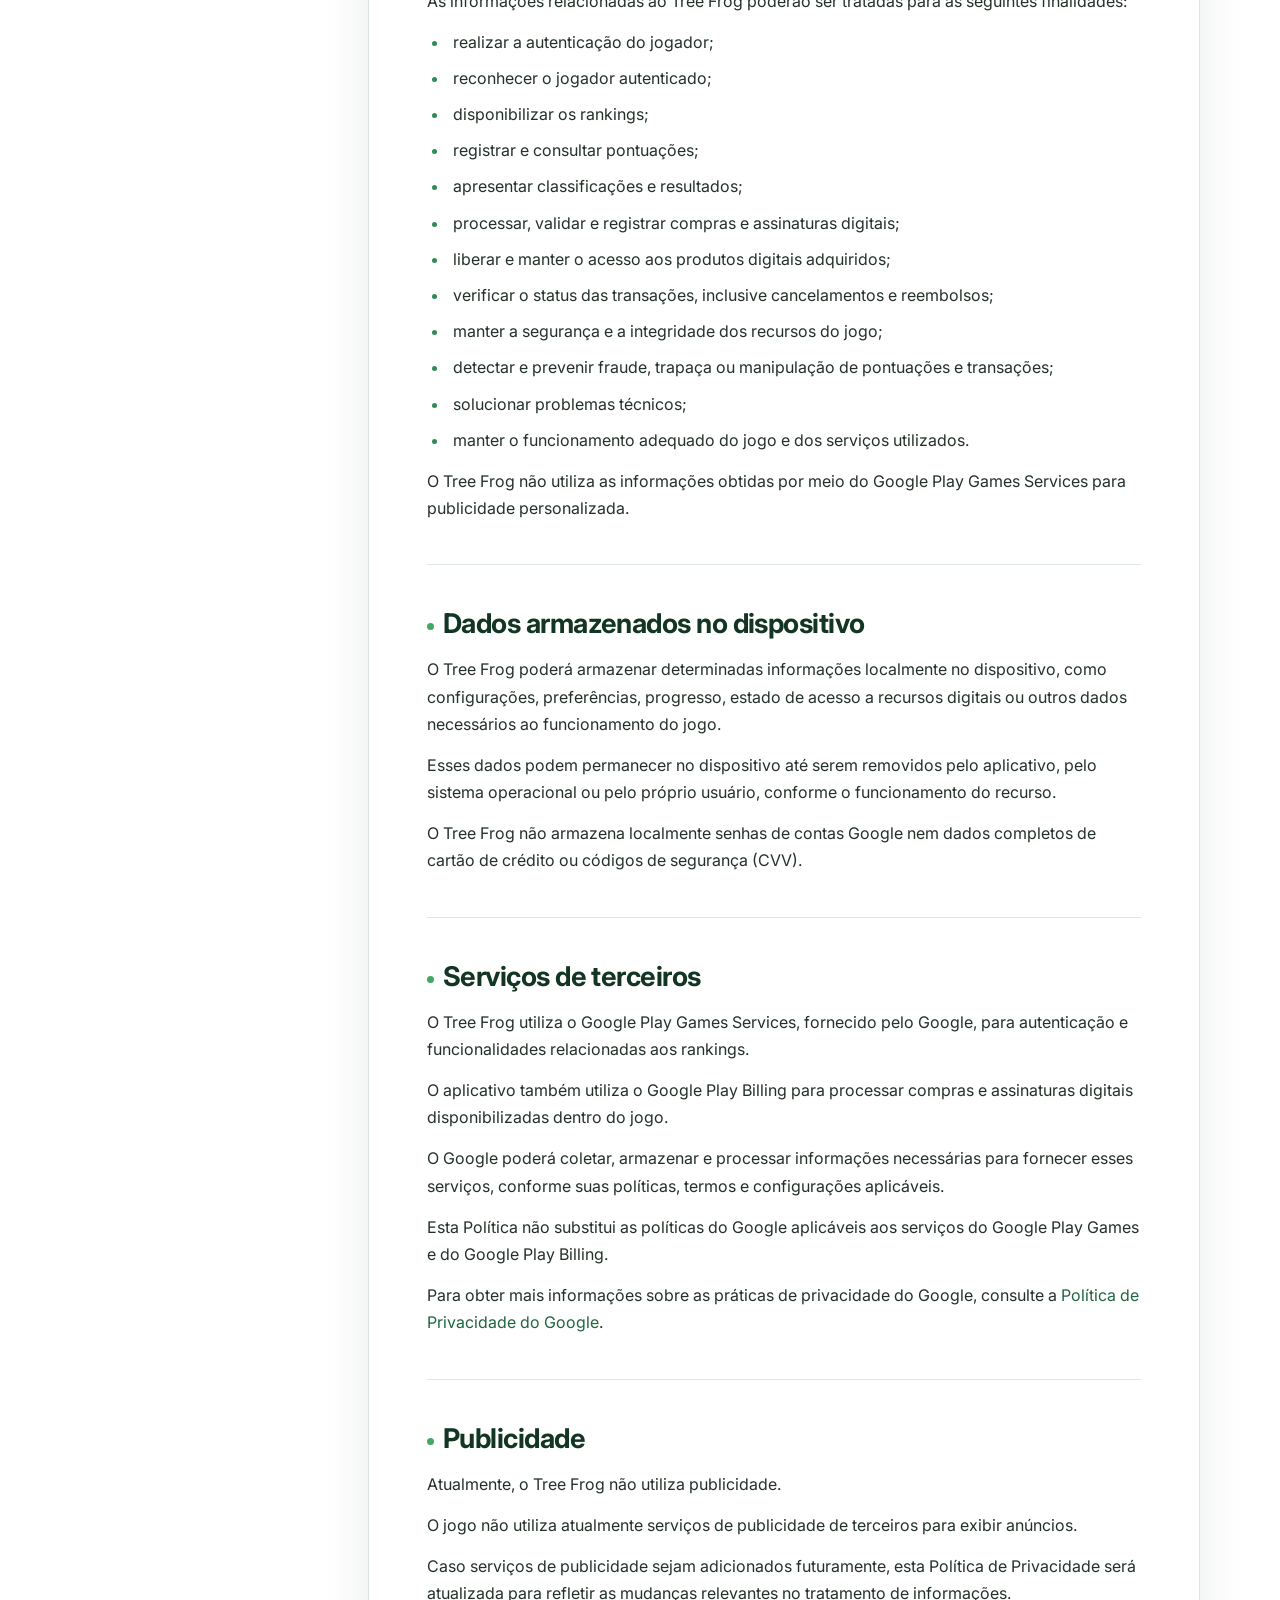
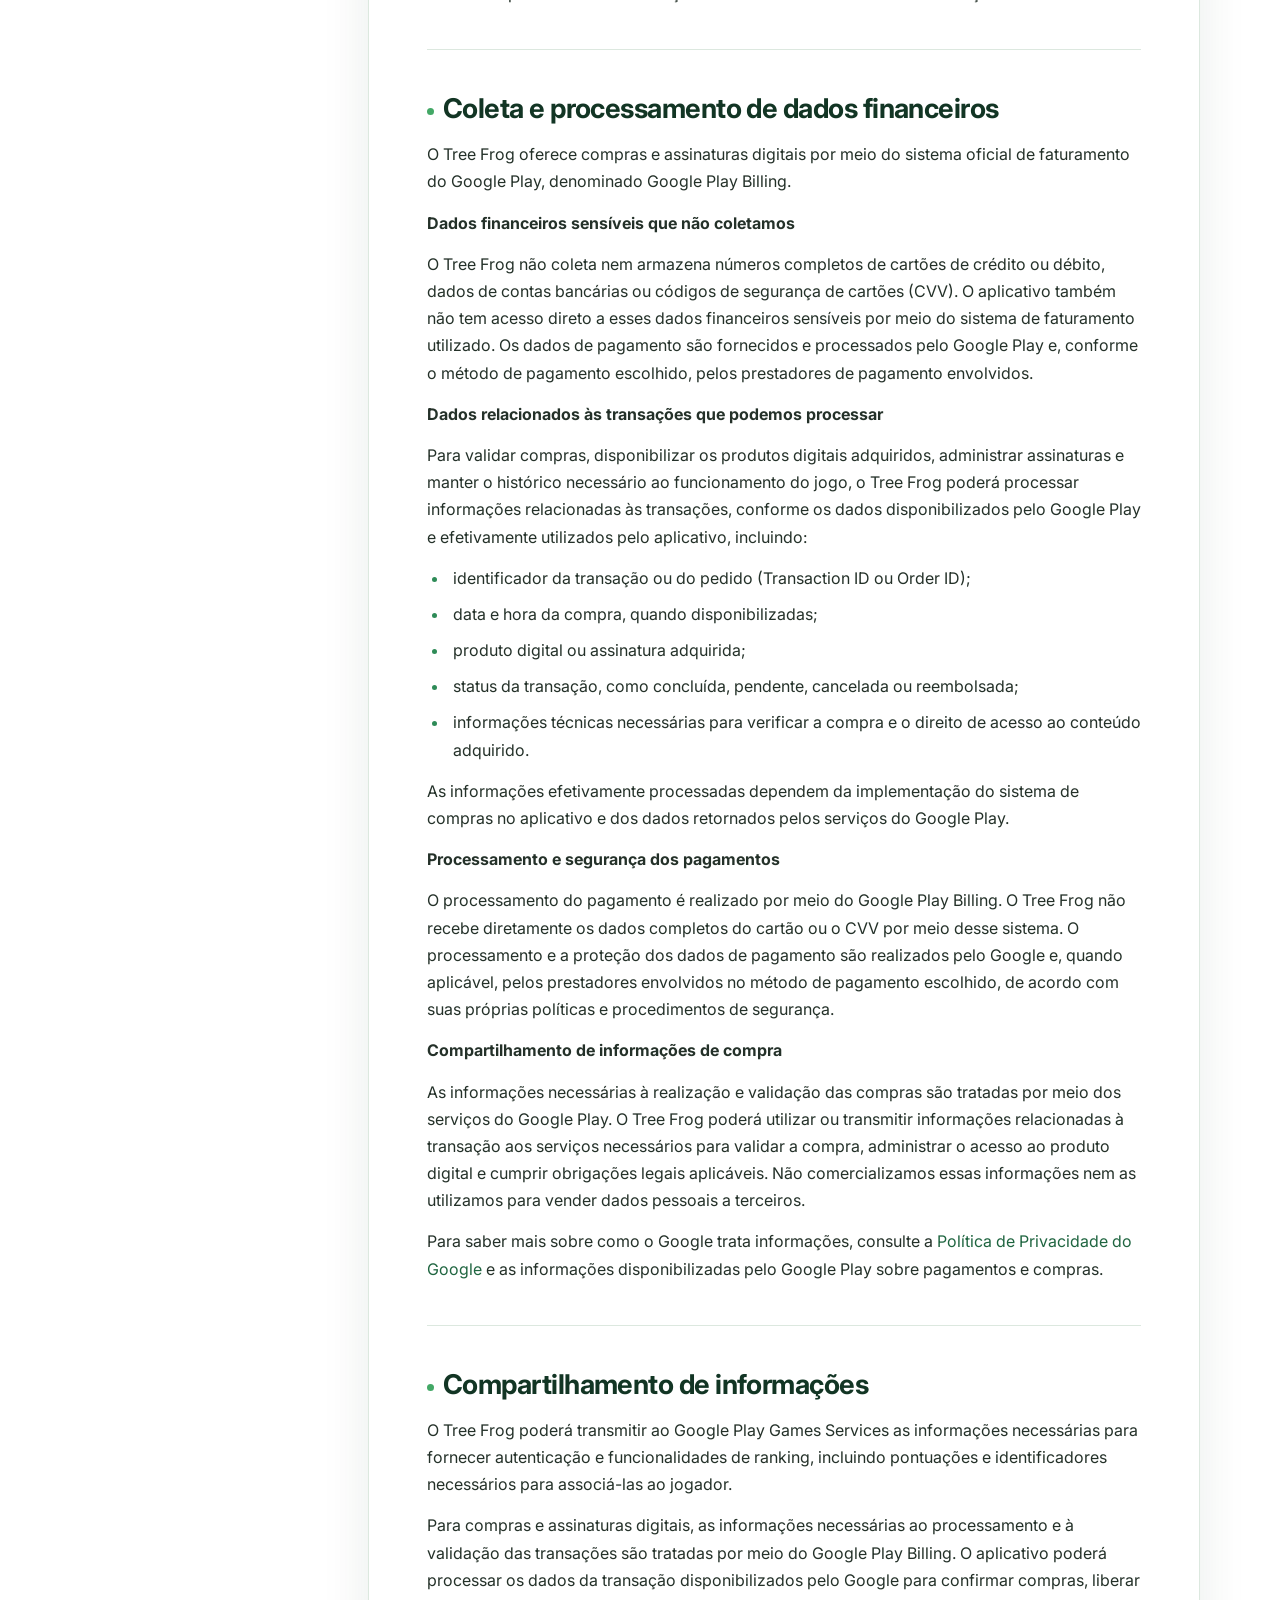
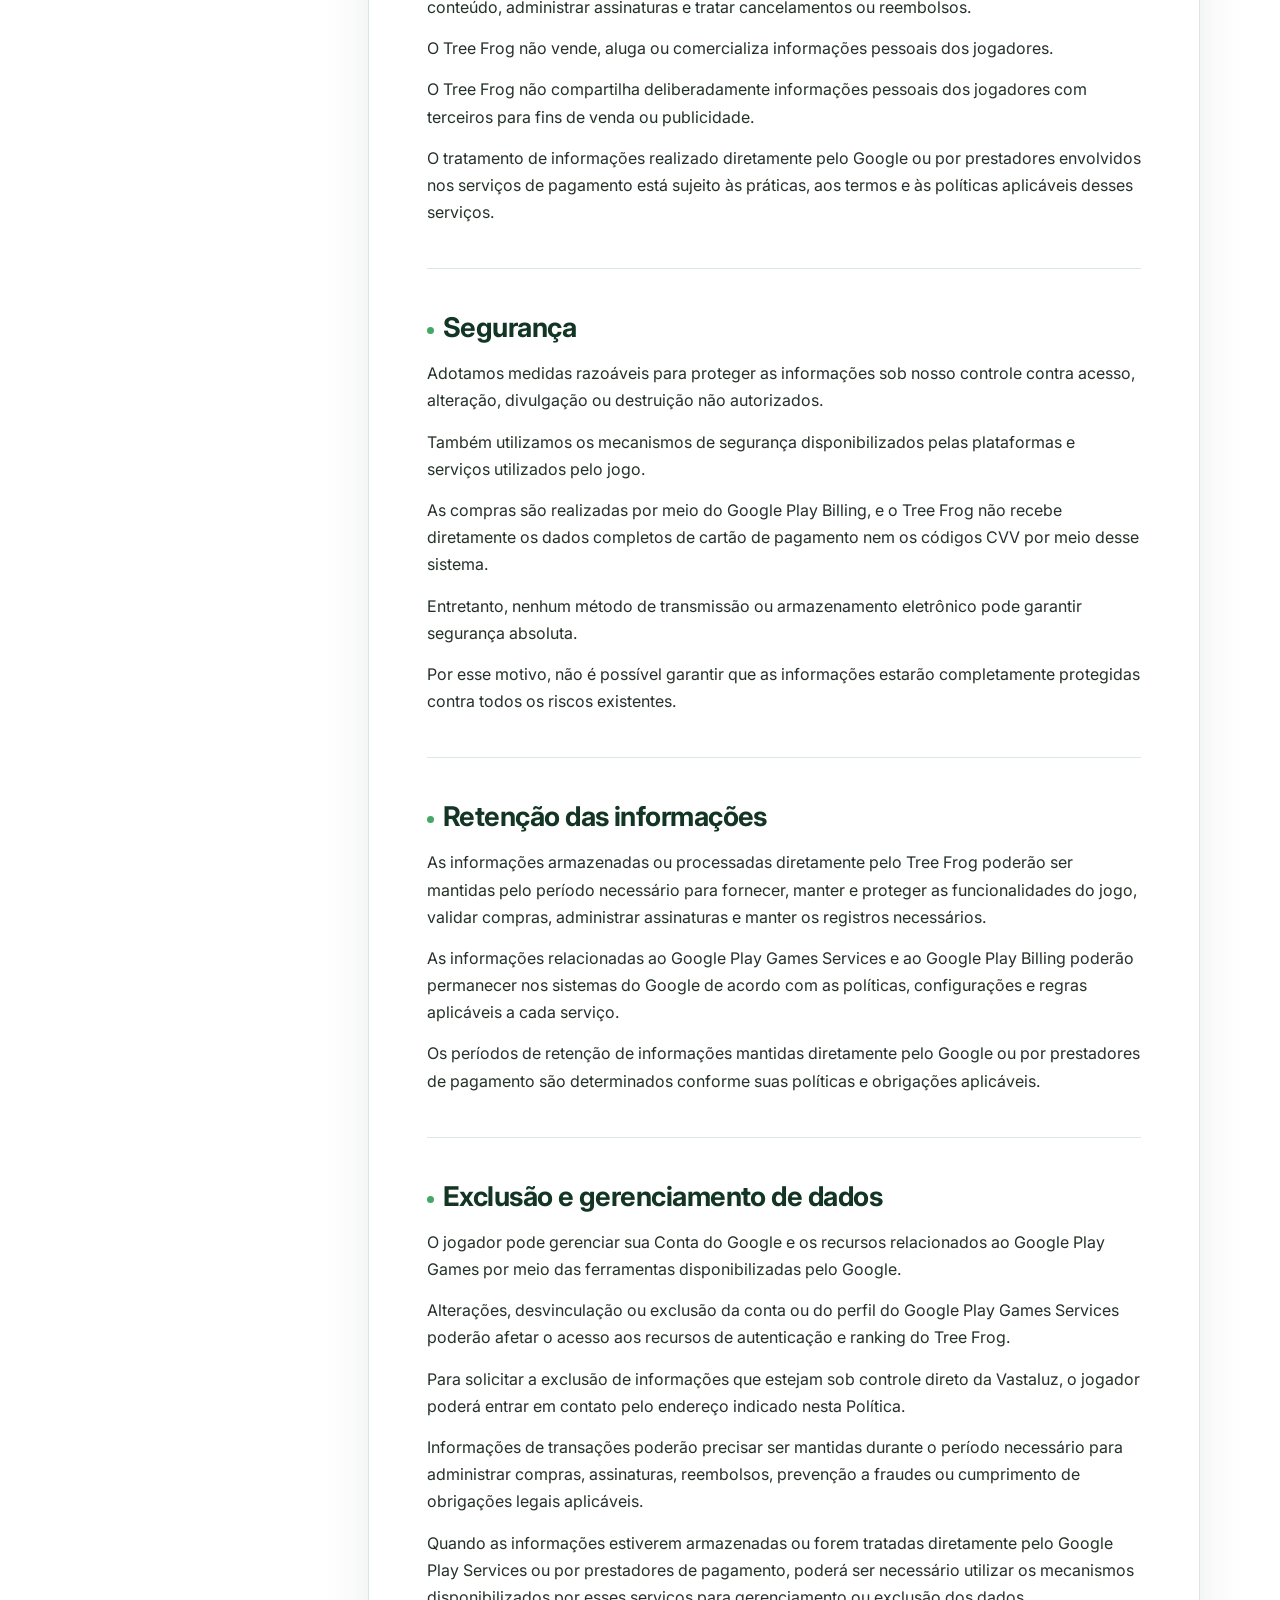
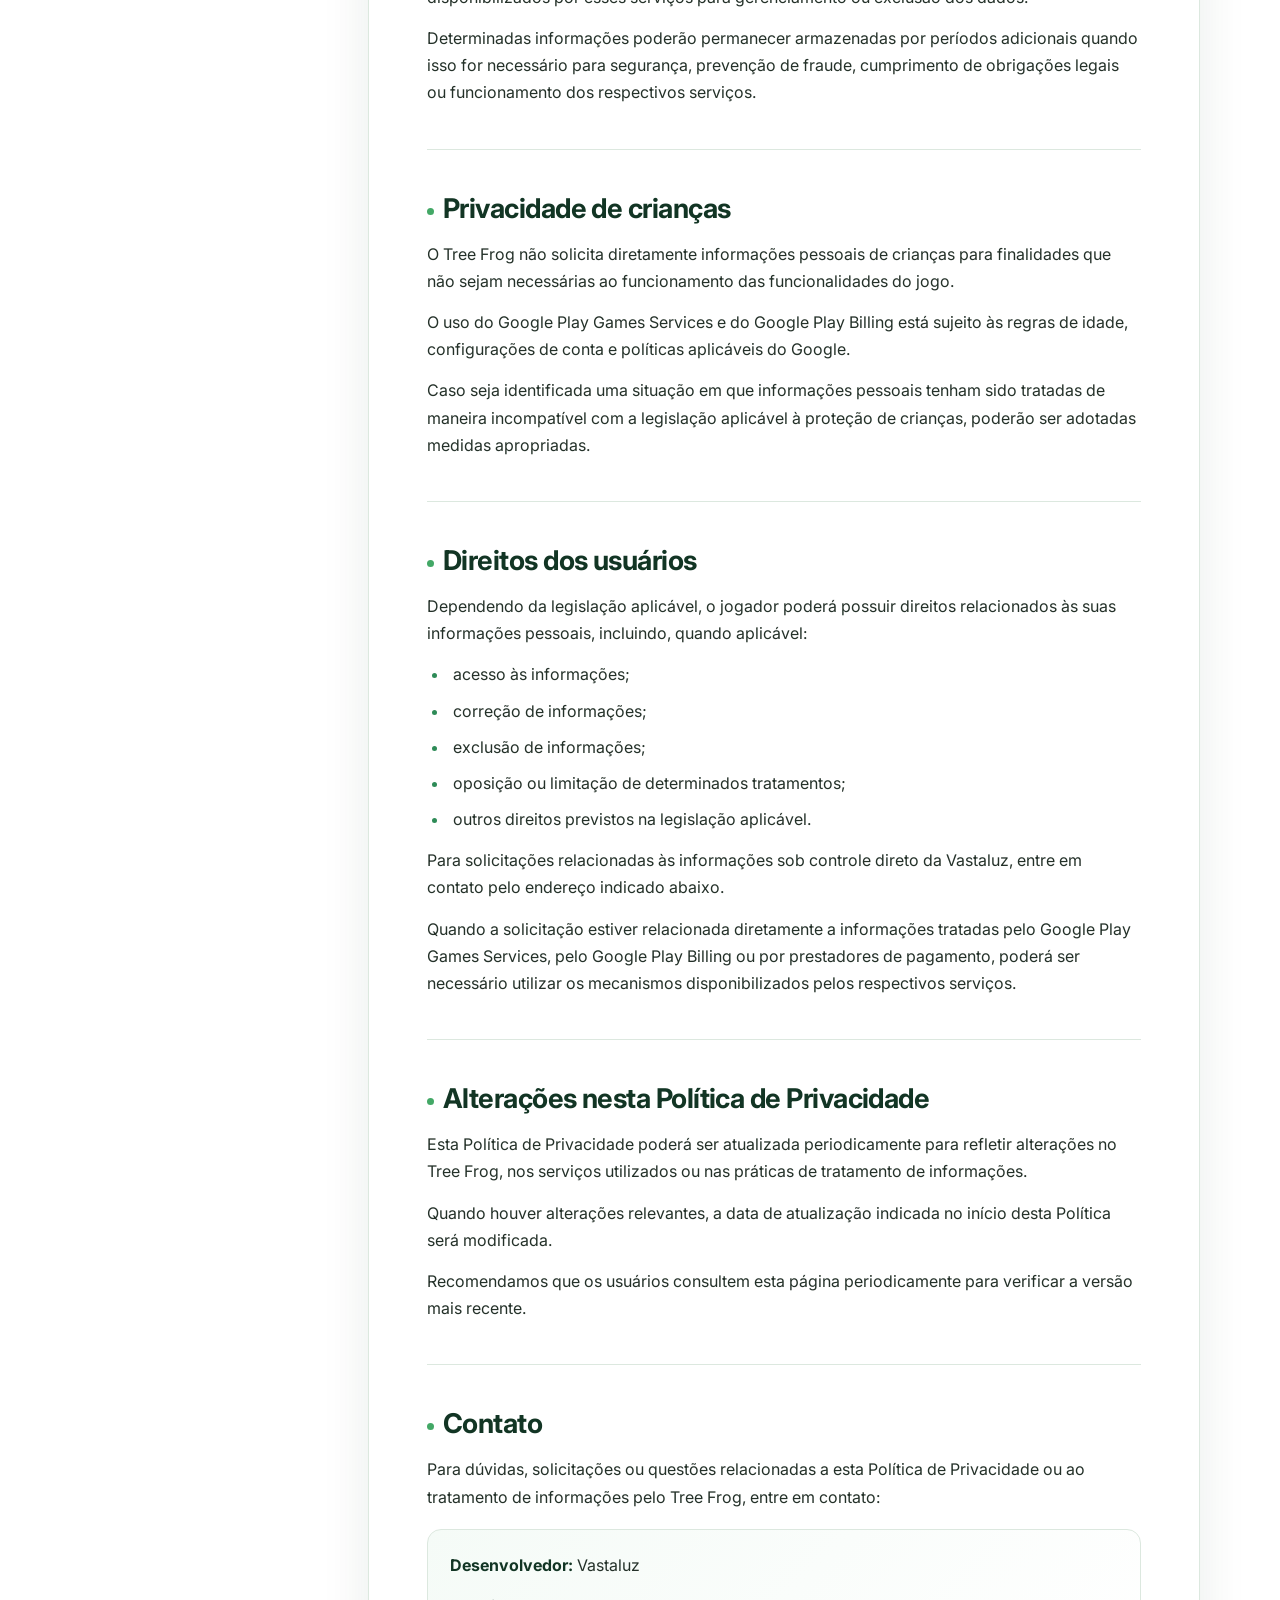
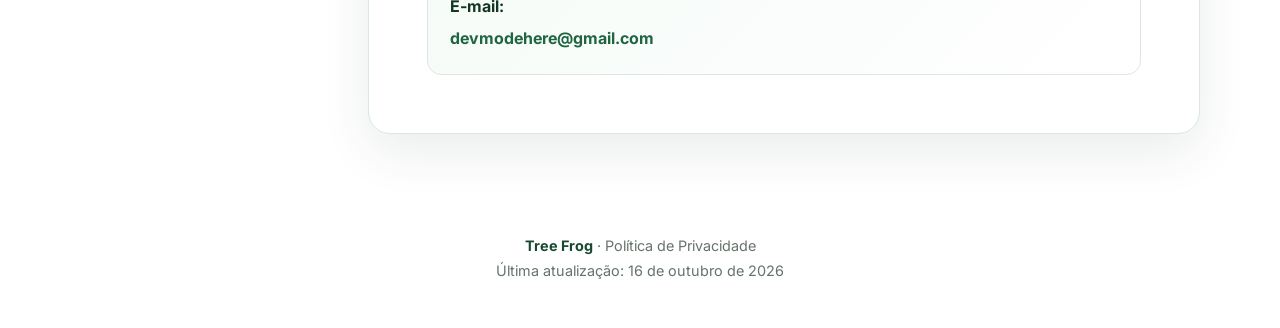
<file: jogos/treefrog/privacidade/index.html>
<!DOCTYPE html>
<html lang="pt-BR">
<head>
  <meta charset="UTF-8">
  <meta name="viewport" content="width=device-width, initial-scale=1.0">

  <title>Política de Privacidade — Tree Frog</title>

  <meta name="description" content="Política de Privacidade do jogo Tree Frog, desenvolvido por Vastaluz.">
  <meta name="robots" content="index, follow">

  <!-- Fontes -->
  <link rel="preconnect" href="https://fonts.googleapis.com">
  <link rel="preconnect" href="https://fonts.gstatic.com" crossorigin>
  <link href="https://fonts.googleapis.com/css2?family=Inter:wght@400;600;700;800&display=swap" rel="stylesheet">

  <style>
    :root {
      --green-900: #123524;
      --green-800: #174a30;
      --green-700: #1f6540;
      --green-600: #2e8b57;
      --green-500: #43a866;

      --green-100: #e9f6ed;
      --green-50: #f5fbf7;

      --text: #243129;
      --muted: #66736b;
      --border: #dce8df;
      --white: #ffffff;

      --shadow: 0 18px 50px rgba(18, 53, 36, 0.09);
    }

    * {
      box-sizing: border-box;
      margin: 0;
      padding: 0;
    }

    html {
      scroll-behavior: smooth;
    }

    body {
      font-family: Inter, -apple-system, BlinkMacSystemFont, "Segoe UI", Roboto, Helvetica, Arial, sans-serif;
      line-height: 1.7;
      color: var(--text);
      background:
        radial-gradient(circle at 10% 0%, rgba(67, 168, 102, 0.10), transparent 30%),
        linear-gradient(180deg, #f5fbf7 0%, #ffffff 30%);
    }

    a {
      color: var(--green-700);
      text-decoration: none;
    }

    a:hover {
      text-decoration: underline;
    }

    /* HEADER */
    header {
      position: relative;
      overflow: hidden;
      background: linear-gradient(135deg, rgba(18, 53, 36, 0.98), rgba(31, 101, 64, 0.96));
      color: white;
      padding: 72px 20px 90px;
    }

    header::before,
    header::after {
      content: "";
      position: absolute;
      border-radius: 50%;
      background: rgba(255, 255, 255, 0.06);
      pointer-events: none;
    }

    header::before {
      width: 320px;
      height: 320px;
      right: -100px;
      top: -130px;
    }

    header::after {
      width: 220px;
      height: 220px;
      left: -90px;
      bottom: -130px;
    }

    .header-content {
      position: relative;
      z-index: 1;
      max-width: 900px;
      margin: auto;
    }

    .brand {
      display: inline-flex;
      align-items: center;
      gap: 12px;
      margin-bottom: 28px;
      font-size: 1.05rem;
      font-weight: 700;
      letter-spacing: 0.02em;
    }

    .frog-icon {
      display: grid;
      place-items: center;
      width: 48px;
      height: 48px;
      border-radius: 14px;
      background: rgba(255, 255, 255, 0.14);
      font-size: 1.65rem;
    }

    header h1 {
      font-size: clamp(2.2rem, 6vw, 4rem);
      line-height: 1.1;
      letter-spacing: -0.04em;
      margin-bottom: 18px;
    }

    header p {
      max-width: 720px;
      color: rgba(255, 255, 255, 0.82);
      font-size: 1.08rem;
    }

    .updated {
      display: inline-block;
      margin-top: 24px;
      padding: 7px 13px;
      border: 1px solid rgba(255, 255, 255, 0.18);
      border-radius: 999px;
      background: rgba(255, 255, 255, 0.08);
      color: rgba(255, 255, 255, 0.9);
      font-size: 0.88rem;
    }

    /* PAGE LAYOUT */
    .page {
      width: min(1120px, calc(100% - 32px));
      margin: -42px auto 70px;
      position: relative;
      z-index: 2;
    }

    .layout {
      display: grid;
      grid-template-columns: 260px minmax(0, 1fr);
      gap: 28px;
      align-items: start;
    }

    /* TABLE OF CONTENTS */
    .toc {
      position: sticky;
      top: 24px;
      padding: 22px;
      background: rgba(255, 255, 255, 0.95);
      border: 1px solid var(--border);
      border-radius: 18px;
      box-shadow: var(--shadow);
    }

    .toc-title {
      font-size: 0.82rem;
      text-transform: uppercase;
      letter-spacing: 0.1em;
      font-weight: 800;
      color: var(--muted);
      margin-bottom: 12px;
    }

    .toc ul {
      list-style: none;
    }

    .toc li + li {
      margin-top: 4px;
    }

    .toc a {
      display: block;
      padding: 7px 9px;
      border-radius: 8px;
      color: #526057;
      font-size: 0.9rem;
      line-height: 1.4;
      transition: 0.2s ease;
    }

    .toc a:hover {
      color: var(--green-700);
      background: var(--green-50);
      text-decoration: none;
    }

    /* MAIN CONTENT */
    main {
      min-width: 0;
      background: var(--white);
      border: 1px solid var(--border);
      border-radius: 22px;
      box-shadow: var(--shadow);
      padding: clamp(28px, 5vw, 58px);
    }

    .intro {
      padding: 22px 24px;
      margin-bottom: 38px;
      border-left: 4px solid var(--green-500);
      border-radius: 0 12px 12px 0;
      background: var(--green-50);
      color: #435149;
    }

    section {
      scroll-margin-top: 25px;
    }

    section + section {
      margin-top: 42px;
      padding-top: 42px;
      border-top: 1px solid var(--border);
    }

    h2 {
      color: var(--green-900);
      font-size: clamp(1.35rem, 3vw, 1.7rem);
      line-height: 1.25;
      letter-spacing: -0.02em;
      margin-bottom: 15px;
    }

    h2::before {
      content: "";
      display: inline-block;
      width: 7px;
      height: 7px;
      margin: 0 9px 3px 0;
      border-radius: 50%;
      background: var(--green-500);
    }

    p {
      margin-bottom: 14px;
    }

    p:last-child {
      margin-bottom: 0;
    }

    ul {
      margin: 14px 0 0 22px;
    }

    li {
      margin-bottom: 9px;
      padding-left: 4px;
    }

    li::marker {
      color: var(--green-600);
    }

    .contact-card {
      margin-top: 18px;
      padding: 22px;
      background: linear-gradient(135deg, var(--green-50), #ffffff);
      border: 1px solid var(--border);
      border-radius: 14px;
    }

    .contact-card strong {
      color: var(--green-900);
    }

    .email {
      display: inline-block;
      margin-top: 5px;
      font-weight: 700;
      word-break: break-word;
    }

    /* FOOTER */
    footer {
      padding: 30px 20px 45px;
      text-align: center;
      color: var(--muted);
      font-size: 0.9rem;
    }

    footer strong {
      color: var(--green-800);
    }

    /* RESPONSIVE */
    @media (max-width: 820px) {
      header {
        padding: 52px 20px 78px;
      }

      .layout {
        grid-template-columns: 1fr;
      }

      .toc {
        position: static;
      }

      .toc ul {
        display: grid;
        grid-template-columns: repeat(2, minmax(0, 1fr));
        gap: 4px;
      }

      .toc li + li {
        margin-top: 0;
      }
    }

    @media (max-width: 560px) {
      .page {
        width: min(100% - 20px, 1120px);
        margin-top: -32px;
      }

      main {
        padding: 25px 20px;
        border-radius: 17px;
      }

      .toc {
        padding: 17px;
      }

      .toc ul {
        display: block;
      }

      .toc li + li {
        margin-top: 3px;
      }

      section + section {
        margin-top: 32px;
        padding-top: 32px;
      }
    }
  </style>
</head>
<body>

  <!-- HEADER -->
  <header>
    <div class="header-content">
      <div class="brand">
        <div class="frog-icon" aria-hidden="true">🐸</div>
        <span>Tree Frog</span>
      </div>
      <h1>Política de Privacidade</h1>
      <p>
        Esta Política de Privacidade explica como informações relacionadas ao uso do jogo são tratadas e, especialmente, como funcionam os recursos de autenticação e rankings fornecidos pelo Google Play Games Services, além das compras e assinaturas digitais oferecidas pelo Google Play.
      </p>
      <span class="updated">Última atualização: 16 de outubro de 2026</span>
    </div>
  </header>

  <!-- CONTENT -->
  <div class="page">
    <div class="layout">

      <!-- TABLE OF CONTENTS -->
      <nav class="toc" aria-label="Índice da Política de Privacidade">
        <div class="toc-title">Neste documento</div>
        <ul>
          <li><a href="#sobre">Sobre o Tree Frog</a></li>
          <li><a href="#autenticacao">Autenticação com Google</a></li>
          <li><a href="#identidade">Informações do jogador</a></li>
          <li><a href="#rankings">Rankings e pontuações</a></li>
          <li><a href="#dados-google">Dados tratados pelo Google</a></li>
          <li><a href="#finalidades">Finalidades do tratamento</a></li>
          <li><a href="#dispositivo">Dados no dispositivo</a></li>
          <li><a href="#terceiros">Serviços de terceiros</a></li>
          <li><a href="#publicidade">Publicidade</a></li>
          <li><a href="#compras">Compras e pagamentos</a></li>
          <li><a href="#compartilhamento">Compartilhamento</a></li>
          <li><a href="#seguranca">Segurança</a></li>
          <li><a href="#retencao">Retenção</a></li>
          <li><a href="#exclusao">Exclusão e gerenciamento</a></li>
          <li><a href="#criancas">Privacidade de crianças</a></li>
          <li><a href="#direitos">Direitos dos usuários</a></li>
          <li><a href="#alteracoes">Alterações</a></li>
          <li><a href="#contato">Contato</a></li>
        </ul>
      </nav>

      <!-- MAIN -->
      <main>
        <!-- INTRO -->
        <div class="intro">
          <strong>Bem-vindo ao Tree Frog.</strong>
          Esta Política de Privacidade explica como informações relacionadas ao uso do jogo são tratadas, incluindo os recursos de autenticação e rankings fornecidos pelo Google Play Games Services e as compras e assinaturas digitais processadas pelo Google Play Billing.
        </div>

        <!-- 1. SOBRE -->
        <section id="sobre">
          <h2>Sobre o Tree Frog</h2>
          <p>O Tree Frog é um jogo desenvolvido por <strong>Vastaluz</strong>.</p>
          <p>O jogo utiliza o <strong>Google Play Games Services</strong>, fornecido pelo Google, para disponibilizar determinadas funcionalidades, incluindo autenticação do jogador e rankings (leaderboards).</p>
          <p>O aplicativo também oferece compras e assinaturas digitais por meio do sistema oficial de faturamento do Google Play, denominado Google Play Billing.</p>
          <p>Esta Política descreve as práticas relacionadas ao Tree Frog e esclarece quando o tratamento de determinadas informações é realizado diretamente pelo Google por meio dos serviços utilizados.</p>
        </section>

        <!-- 2. AUTENTICAÇÃO -->
        <section id="autenticacao">
          <h2>Autenticação com Google Play Games Services</h2>
          <p>O Tree Frog utiliza o Google Play Games Services para permitir que o jogador se autentique no jogo e seja reconhecido nos recursos relacionados ao Play Games.</p>
          <p>A autenticação é realizada por meio dos mecanismos disponibilizados pelo Google.</p>
          <p>O Tree Frog não solicita, recebe ou armazena a senha da Conta do Google do jogador.</p>
          <p>Durante o processo de autenticação, o Google Play Games Services poderá disponibilizar ao jogo determinados identificadores e informações de perfil necessários para reconhecer o jogador e fornecer as funcionalidades de autenticação e ranking.</p>
          <p>O Tree Frog utiliza essas informações somente na medida necessária para disponibilizar suas funcionalidades.</p>
          <p>O tratamento de informações realizado diretamente pelo Google para fornecer o Google Play Games Services está sujeito às políticas de privacidade e aos termos aplicáveis do Google.</p>
        </section>

        <!-- 3. IDENTIDADE -->
        <section id="identidade">
          <h2>Informações do jogador e identidade</h2>
          <p>Para o funcionamento do Google Play Games Services, o Google poderá tratar informações relacionadas à identidade e ao perfil do jogador.</p>
          <p>Dependendo das configurações da conta, do dispositivo, da região e dos recursos utilizados, essas informações podem incluir identificadores do jogador, nome ou nome exibido no Play Games e outras informações necessárias para funcionamento do serviço.</p>
          <p>O nome ou identidade exibidos nos rankings são administrados pelo Google Play Games Services.</p>
          <p>O Tree Frog não define nem administra diretamente o nome de perfil utilizado pelo jogador no Google Play Games.</p>
          <p>O Tree Frog utiliza as informações disponibilizadas pelo serviço somente para as finalidades relacionadas ao funcionamento da autenticação e dos rankings.</p>
        </section>

        <!-- 4. RANKINGS -->
        <section id="rankings">
          <h2>Rankings e pontuações</h2>
          <p>O Tree Frog utiliza o Google Play Games Services para disponibilizar rankings (leaderboards).</p>
          <p>Quando o jogador participa de um ranking, o jogo poderá enviar ao Google Play Games Services:</p>
          <ul>
            <li>a pontuação obtida pelo jogador;</li>
            <li>o identificador do ranking correspondente;</li>
            <li>informações necessárias para associar a pontuação ao jogador autenticado.</li>
          </ul>
          <p style="margin-top: 14px;">Essas informações podem ser armazenadas e processadas pelo Google Play Games Services para disponibilizar o ranking, registrar pontuações e apresentar classificações aos jogadores.</p>
          <p>Os rankings podem permitir que os jogadores comparem suas pontuações e posições com as de outros jogadores.</p>
          <p>A identidade e as informações de perfil apresentadas nos rankings são administradas pelo Google Play Games Services, de acordo com suas próprias regras e configurações.</p>
        </section>

        <!-- 5. INFORMAÇÕES TRATADAS PELO GOOGLE -->
        <section id="dados-google">
          <h2>Informações tratadas pelo Google Play Services</h2>
          <p>Para fornecer seus serviços, o Google Play Games Services e o Google Play Billing poderão tratar informações relacionadas ao jogador, à conta, ao dispositivo e à atividade no jogo.</p>
          <p>Dependendo dos serviços utilizados e das circunstâncias aplicáveis, essas informações podem incluir identificadores do jogador, informações de perfil, pontuações, dados técnicos do dispositivo e informações necessárias para processar compras, validar transações, manter a segurança e fornecer os serviços.</p>
          <p>O Tree Frog utiliza as informações disponibilizadas por esses serviços somente na medida necessária para as funcionalidades do jogo, incluindo autenticação, rankings e gerenciamento de compras digitais.</p>
          <p>O tratamento realizado diretamente pelo Google é regido pelas políticas, termos e configurações de privacidade aplicáveis do próprio Google.</p>
        </section>

        <!-- 6. FINALIDADES -->
        <section id="finalidades">
          <h2>Finalidades do tratamento</h2>
          <p>As informações relacionadas ao Tree Frog poderão ser tratadas para as seguintes finalidades:</p>
          <ul>
            <li>realizar a autenticação do jogador;</li>
            <li>reconhecer o jogador autenticado;</li>
            <li>disponibilizar os rankings;</li>
            <li>registrar e consultar pontuações;</li>
            <li>apresentar classificações e resultados;</li>
            <li>processar, validar e registrar compras e assinaturas digitais;</li>
            <li>liberar e manter o acesso aos produtos digitais adquiridos;</li>
            <li>verificar o status das transações, inclusive cancelamentos e reembolsos;</li>
            <li>manter a segurança e a integridade dos recursos do jogo;</li>
            <li>detectar e prevenir fraude, trapaça ou manipulação de pontuações e transações;</li>
            <li>solucionar problemas técnicos;</li>
            <li>manter o funcionamento adequado do jogo e dos serviços utilizados.</li>
          </ul>
          <p style="margin-top: 14px;">O Tree Frog não utiliza as informações obtidas por meio do Google Play Games Services para publicidade personalizada.</p>
        </section>

        <!-- 7. DISPOSITIVO -->
        <section id="dispositivo">
          <h2>Dados armazenados no dispositivo</h2>
          <p>O Tree Frog poderá armazenar determinadas informações localmente no dispositivo, como configurações, preferências, progresso, estado de acesso a recursos digitais ou outros dados necessários ao funcionamento do jogo.</p>
          <p>Esses dados podem permanecer no dispositivo até serem removidos pelo aplicativo, pelo sistema operacional ou pelo próprio usuário, conforme o funcionamento do recurso.</p>
          <p>O Tree Frog não armazena localmente senhas de contas Google nem dados completos de cartão de crédito ou códigos de segurança (CVV).</p>
        </section>

        <!-- 8. TERCEIROS -->
        <section id="terceiros">
          <h2>Serviços de terceiros</h2>
          <p>O Tree Frog utiliza o Google Play Games Services, fornecido pelo Google, para autenticação e funcionalidades relacionadas aos rankings.</p>
          <p>O aplicativo também utiliza o Google Play Billing para processar compras e assinaturas digitais disponibilizadas dentro do jogo.</p>
          <p>O Google poderá coletar, armazenar e processar informações necessárias para fornecer esses serviços, conforme suas políticas, termos e configurações aplicáveis.</p>
          <p>Esta Política não substitui as políticas do Google aplicáveis aos serviços do Google Play Games e do Google Play Billing.</p>
          <p>Para obter mais informações sobre as práticas de privacidade do Google, consulte a <a href="https://policies.google.com/privacy" target="_blank" rel="noopener noreferrer">Política de Privacidade do Google</a>.</p>
        </section>

        <!-- 9. PUBLICIDADE -->
        <section id="publicidade">
          <h2>Publicidade</h2>
          <p>Atualmente, o Tree Frog não utiliza publicidade.</p>
          <p>O jogo não utiliza atualmente serviços de publicidade de terceiros para exibir anúncios.</p>
          <p>Caso serviços de publicidade sejam adicionados futuramente, esta Política de Privacidade será atualizada para refletir as mudanças relevantes no tratamento de informações.</p>
        </section>

        <!-- 10. COMPRAS -->
        <section id="compras">
          <h2>Coleta e processamento de dados financeiros</h2>
          <p>O Tree Frog oferece compras e assinaturas digitais por meio do sistema oficial de faturamento do Google Play, denominado Google Play Billing.</p>

          <p><strong>Dados financeiros sensíveis que não coletamos</strong></p>
          <p>O Tree Frog não coleta nem armazena números completos de cartões de crédito ou débito, dados de contas bancárias ou códigos de segurança de cartões (CVV). O aplicativo também não tem acesso direto a esses dados financeiros sensíveis por meio do sistema de faturamento utilizado. Os dados de pagamento são fornecidos e processados pelo Google Play e, conforme o método de pagamento escolhido, pelos prestadores de pagamento envolvidos.</p>

          <p><strong>Dados relacionados às transações que podemos processar</strong></p>
          <p>Para validar compras, disponibilizar os produtos digitais adquiridos, administrar assinaturas e manter o histórico necessário ao funcionamento do jogo, o Tree Frog poderá processar informações relacionadas às transações, conforme os dados disponibilizados pelo Google Play e efetivamente utilizados pelo aplicativo, incluindo:</p>
          <ul>
            <li>identificador da transação ou do pedido (Transaction ID ou Order ID);</li>
            <li>data e hora da compra, quando disponibilizadas;</li>
            <li>produto digital ou assinatura adquirida;</li>
            <li>status da transação, como concluída, pendente, cancelada ou reembolsada;</li>
            <li>informações técnicas necessárias para verificar a compra e o direito de acesso ao conteúdo adquirido.</li>
          </ul>
          <p style="margin-top: 14px;">As informações efetivamente processadas dependem da implementação do sistema de compras no aplicativo e dos dados retornados pelos serviços do Google Play.</p>

          <p><strong>Processamento e segurança dos pagamentos</strong></p>
          <p>O processamento do pagamento é realizado por meio do Google Play Billing. O Tree Frog não recebe diretamente os dados completos do cartão ou o CVV por meio desse sistema. O processamento e a proteção dos dados de pagamento são realizados pelo Google e, quando aplicável, pelos prestadores envolvidos no método de pagamento escolhido, de acordo com suas próprias políticas e procedimentos de segurança.</p>

          <p><strong>Compartilhamento de informações de compra</strong></p>
          <p>As informações necessárias à realização e validação das compras são tratadas por meio dos serviços do Google Play. O Tree Frog poderá utilizar ou transmitir informações relacionadas à transação aos serviços necessários para validar a compra, administrar o acesso ao produto digital e cumprir obrigações legais aplicáveis. Não comercializamos essas informações nem as utilizamos para vender dados pessoais a terceiros.</p>

          <p>Para saber mais sobre como o Google trata informações, consulte a <a href="https://policies.google.com/privacy" target="_blank" rel="noopener noreferrer">Política de Privacidade do Google</a> e as informações disponibilizadas pelo Google Play sobre pagamentos e compras.</p>
        </section>

        <!-- 11. COMPARTILHAMENTO -->
        <section id="compartilhamento">
          <h2>Compartilhamento de informações</h2>
          <p>O Tree Frog poderá transmitir ao Google Play Games Services as informações necessárias para fornecer autenticação e funcionalidades de ranking, incluindo pontuações e identificadores necessários para associá-las ao jogador.</p>
          <p>Para compras e assinaturas digitais, as informações necessárias ao processamento e à validação das transações são tratadas por meio do Google Play Billing. O aplicativo poderá processar os dados da transação disponibilizados pelo Google para confirmar compras, liberar conteúdo, administrar assinaturas e tratar cancelamentos ou reembolsos.</p>
          <p>O Tree Frog não vende, aluga ou comercializa informações pessoais dos jogadores.</p>
          <p>O Tree Frog não compartilha deliberadamente informações pessoais dos jogadores com terceiros para fins de venda ou publicidade.</p>
          <p>O tratamento de informações realizado diretamente pelo Google ou por prestadores envolvidos nos serviços de pagamento está sujeito às práticas, aos termos e às políticas aplicáveis desses serviços.</p>
        </section>

        <!-- 12. SEGURANÇA -->
        <section id="seguranca">
          <h2>Segurança</h2>
          <p>Adotamos medidas razoáveis para proteger as informações sob nosso controle contra acesso, alteração, divulgação ou destruição não autorizados.</p>
          <p>Também utilizamos os mecanismos de segurança disponibilizados pelas plataformas e serviços utilizados pelo jogo.</p>
          <p>As compras são realizadas por meio do Google Play Billing, e o Tree Frog não recebe diretamente os dados completos de cartão de pagamento nem os códigos CVV por meio desse sistema.</p>
          <p>Entretanto, nenhum método de transmissão ou armazenamento eletrônico pode garantir segurança absoluta.</p>
          <p>Por esse motivo, não é possível garantir que as informações estarão completamente protegidas contra todos os riscos existentes.</p>
        </section>

        <!-- 13. RETENÇÃO -->
        <section id="retencao">
          <h2>Retenção das informações</h2>
          <p>As informações armazenadas ou processadas diretamente pelo Tree Frog poderão ser mantidas pelo período necessário para fornecer, manter e proteger as funcionalidades do jogo, validar compras, administrar assinaturas e manter os registros necessários.</p>
          <p>As informações relacionadas ao Google Play Games Services e ao Google Play Billing poderão permanecer nos sistemas do Google de acordo com as políticas, configurações e regras aplicáveis a cada serviço.</p>
          <p>Os períodos de retenção de informações mantidas diretamente pelo Google ou por prestadores de pagamento são determinados conforme suas políticas e obrigações aplicáveis.</p>
        </section>

        <!-- 14. EXCLUSÃO -->
        <section id="exclusao">
          <h2>Exclusão e gerenciamento de dados</h2>
          <p>O jogador pode gerenciar sua Conta do Google e os recursos relacionados ao Google Play Games por meio das ferramentas disponibilizadas pelo Google.</p>
          <p>Alterações, desvinculação ou exclusão da conta ou do perfil do Google Play Games Services poderão afetar o acesso aos recursos de autenticação e ranking do Tree Frog.</p>
          <p>Para solicitar a exclusão de informações que estejam sob controle direto da Vastaluz, o jogador poderá entrar em contato pelo endereço indicado nesta Política.</p>
          <p>Informações de transações poderão precisar ser mantidas durante o período necessário para administrar compras, assinaturas, reembolsos, prevenção a fraudes ou cumprimento de obrigações legais aplicáveis.</p>
          <p>Quando as informações estiverem armazenadas ou forem tratadas diretamente pelo Google Play Services ou por prestadores de pagamento, poderá ser necessário utilizar os mecanismos disponibilizados por esses serviços para gerenciamento ou exclusão dos dados.</p>
          <p>Determinadas informações poderão permanecer armazenadas por períodos adicionais quando isso for necessário para segurança, prevenção de fraude, cumprimento de obrigações legais ou funcionamento dos respectivos serviços.</p>
        </section>

        <!-- 15. CRIANÇAS -->
        <section id="criancas">
          <h2>Privacidade de crianças</h2>
          <p>O Tree Frog não solicita diretamente informações pessoais de crianças para finalidades que não sejam necessárias ao funcionamento das funcionalidades do jogo.</p>
          <p>O uso do Google Play Games Services e do Google Play Billing está sujeito às regras de idade, configurações de conta e políticas aplicáveis do Google.</p>
          <p>Caso seja identificada uma situação em que informações pessoais tenham sido tratadas de maneira incompatível com a legislação aplicável à proteção de crianças, poderão ser adotadas medidas apropriadas.</p>
        </section>

        <!-- 16. DIREITOS -->
        <section id="direitos">
          <h2>Direitos dos usuários</h2>
          <p>Dependendo da legislação aplicável, o jogador poderá possuir direitos relacionados às suas informações pessoais, incluindo, quando aplicável:</p>
          <ul>
            <li>acesso às informações;</li>
            <li>correção de informações;</li>
            <li>exclusão de informações;</li>
            <li>oposição ou limitação de determinados tratamentos;</li>
            <li>outros direitos previstos na legislação aplicável.</li>
          </ul>
          <p style="margin-top: 14px;">Para solicitações relacionadas às informações sob controle direto da Vastaluz, entre em contato pelo endereço indicado abaixo.</p>
          <p>Quando a solicitação estiver relacionada diretamente a informações tratadas pelo Google Play Games Services, pelo Google Play Billing ou por prestadores de pagamento, poderá ser necessário utilizar os mecanismos disponibilizados pelos respectivos serviços.</p>
        </section>

        <!-- 17. ALTERAÇÕES -->
        <section id="alteracoes">
          <h2>Alterações nesta Política de Privacidade</h2>
          <p>Esta Política de Privacidade poderá ser atualizada periodicamente para refletir alterações no Tree Frog, nos serviços utilizados ou nas práticas de tratamento de informações.</p>
          <p>Quando houver alterações relevantes, a data de atualização indicada no início desta Política será modificada.</p>
          <p>Recomendamos que os usuários consultem esta página periodicamente para verificar a versão mais recente.</p>
        </section>

        <!-- 18. CONTATO -->
        <section id="contato">
          <h2>Contato</h2>
          <p>Para dúvidas, solicitações ou questões relacionadas a esta Política de Privacidade ou ao tratamento de informações pelo Tree Frog, entre em contato:</p>
          <div class="contact-card">
            <p><strong>Desenvolvedor:</strong> Vastaluz</p>
            <p>
              <strong>E-mail:</strong><br>
              <a class="email" href="mailto:devmodehere@gmail.com">devmodehere@gmail.com</a>
            </p>
          </div>
        </section>
      </main>
    </div>
  </div>

  <!-- FOOTER -->
  <footer>
    <strong>Tree Frog</strong> · Política de Privacidade<br>
    Última atualização: 16 de outubro de 2026
  </footer>

</body>
</html>
</file>
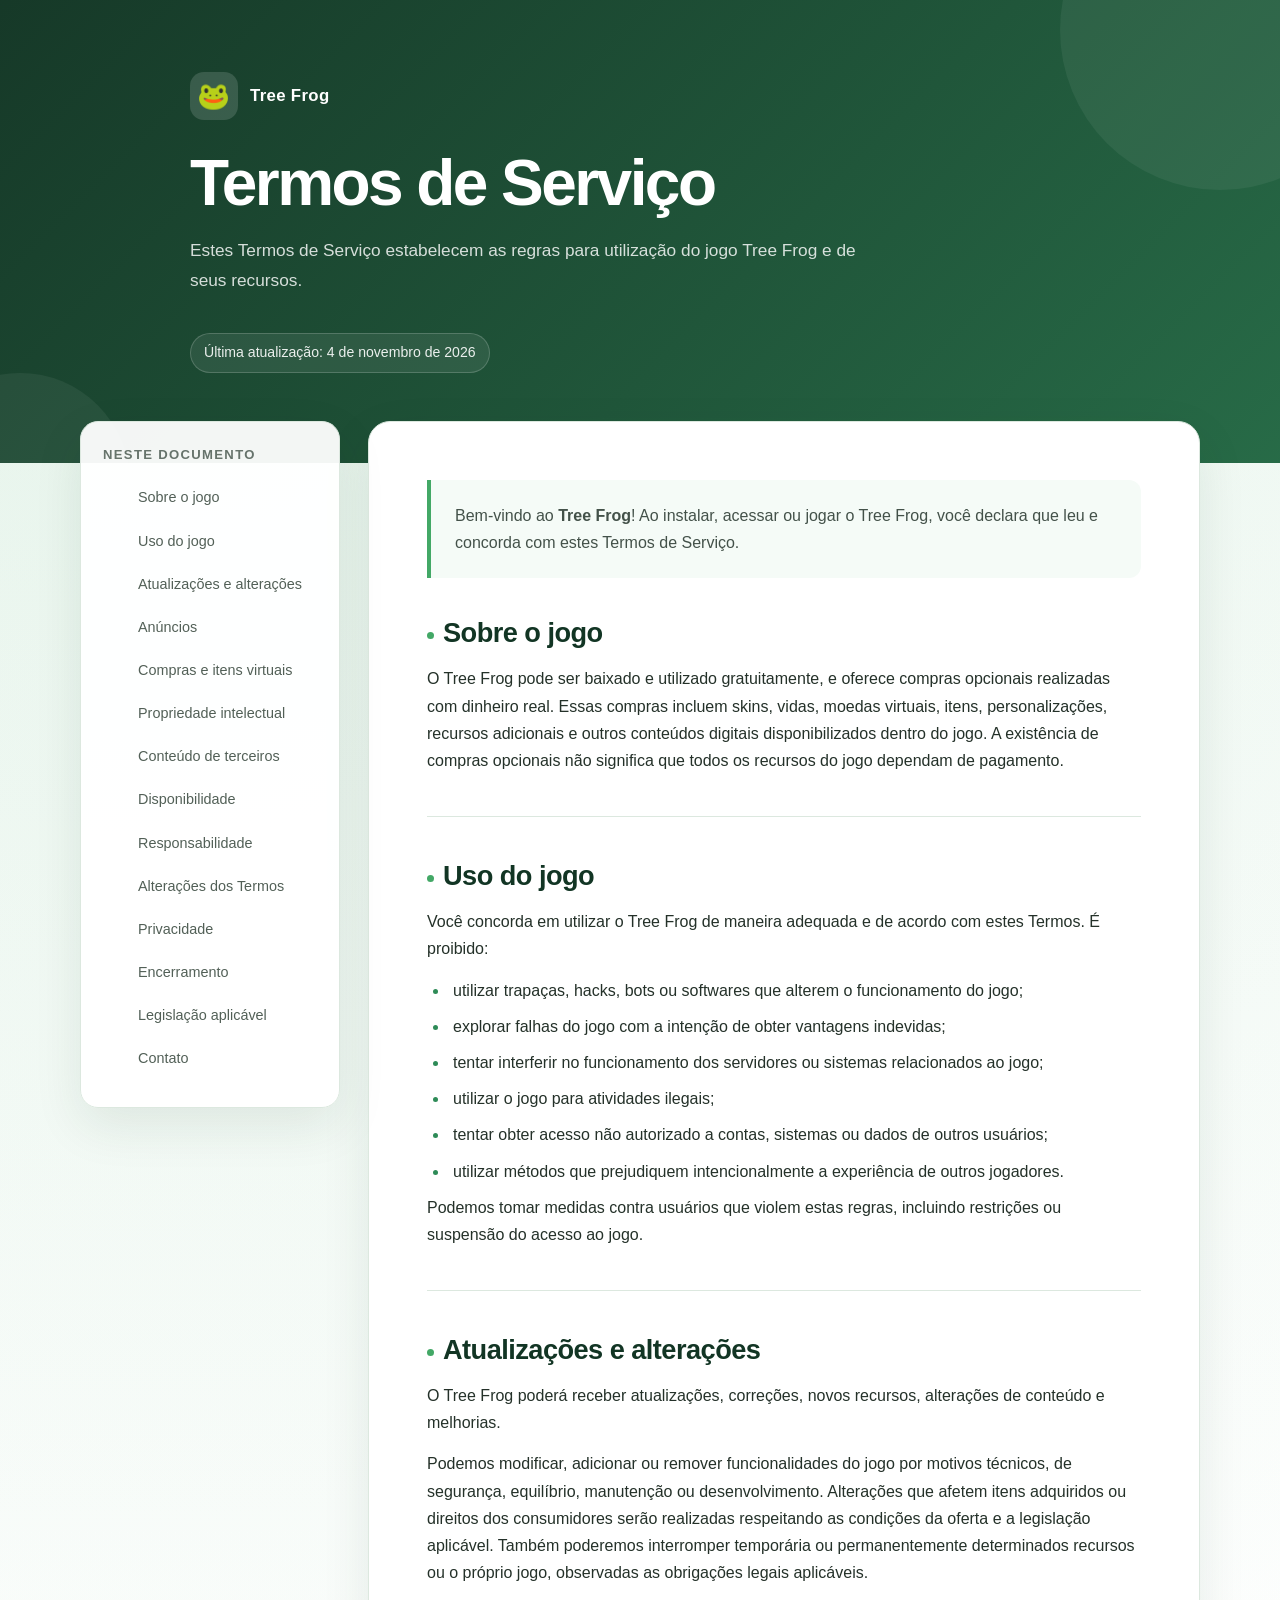
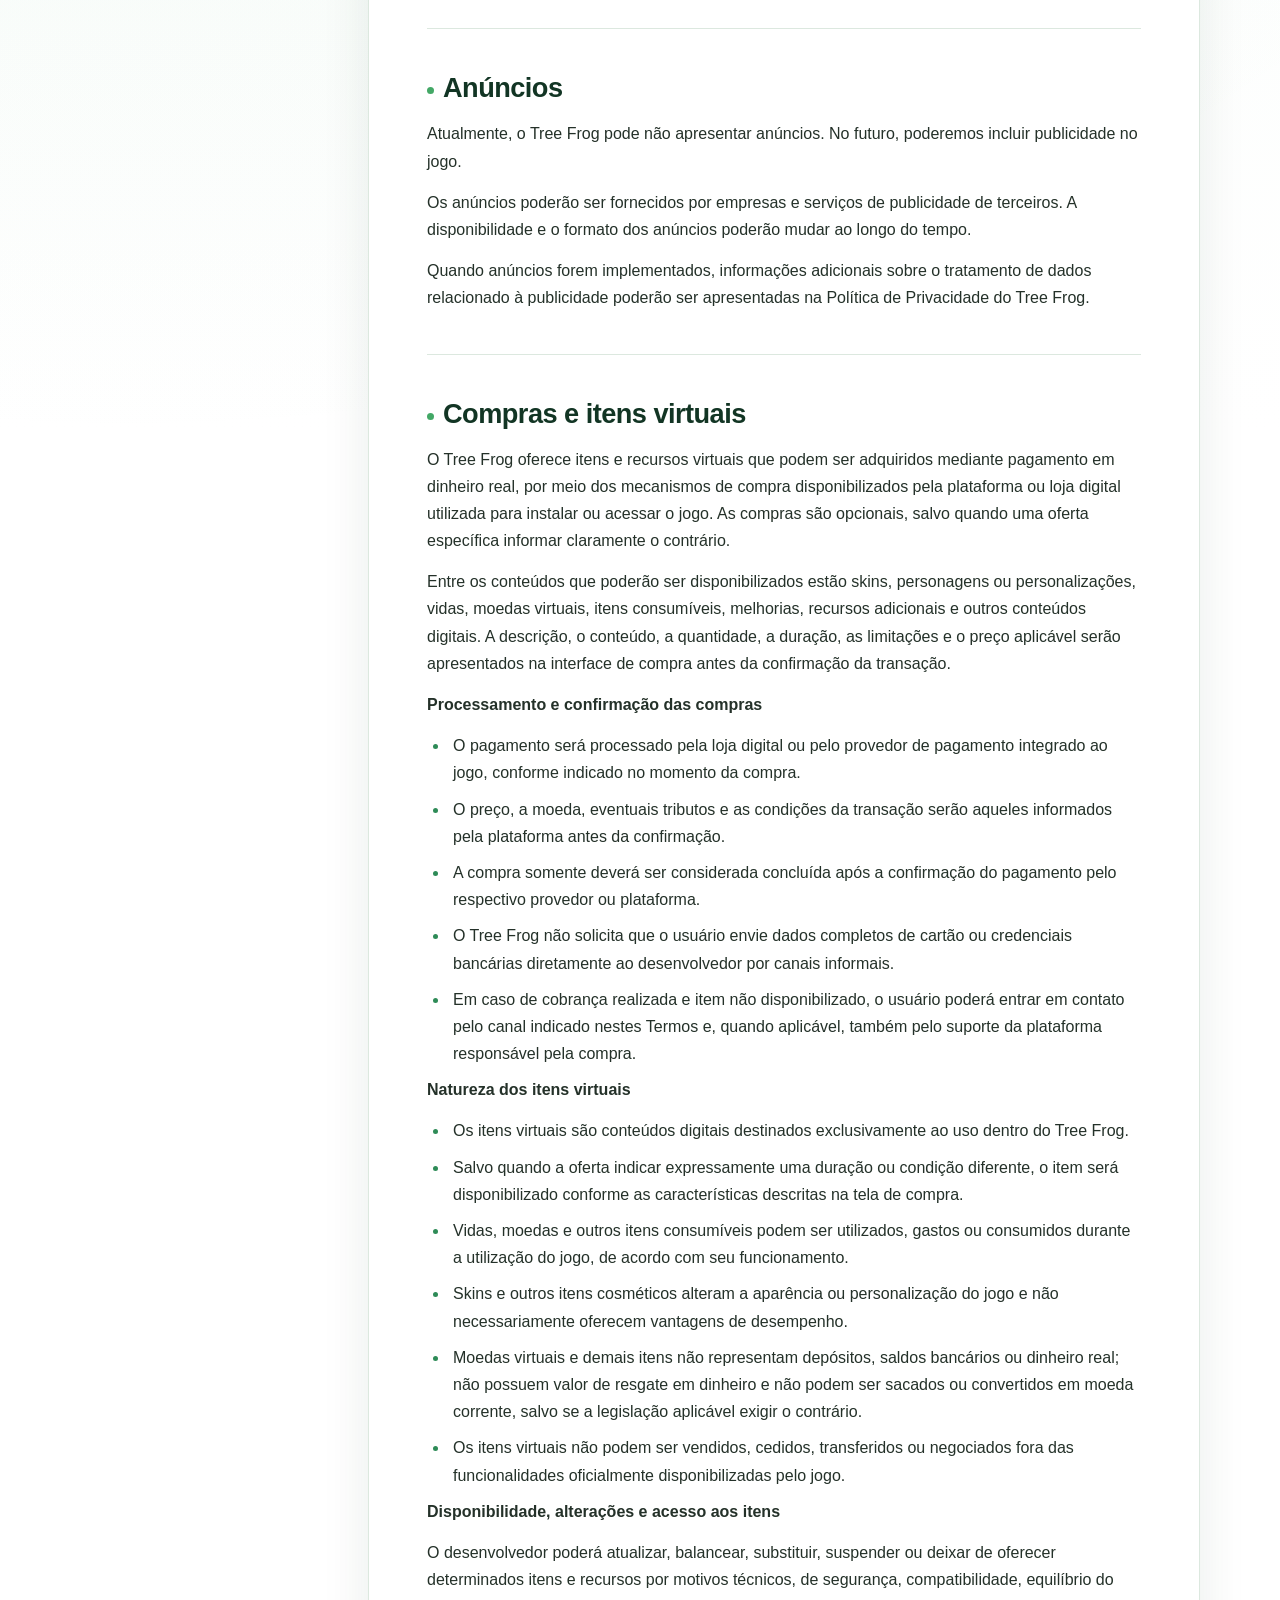
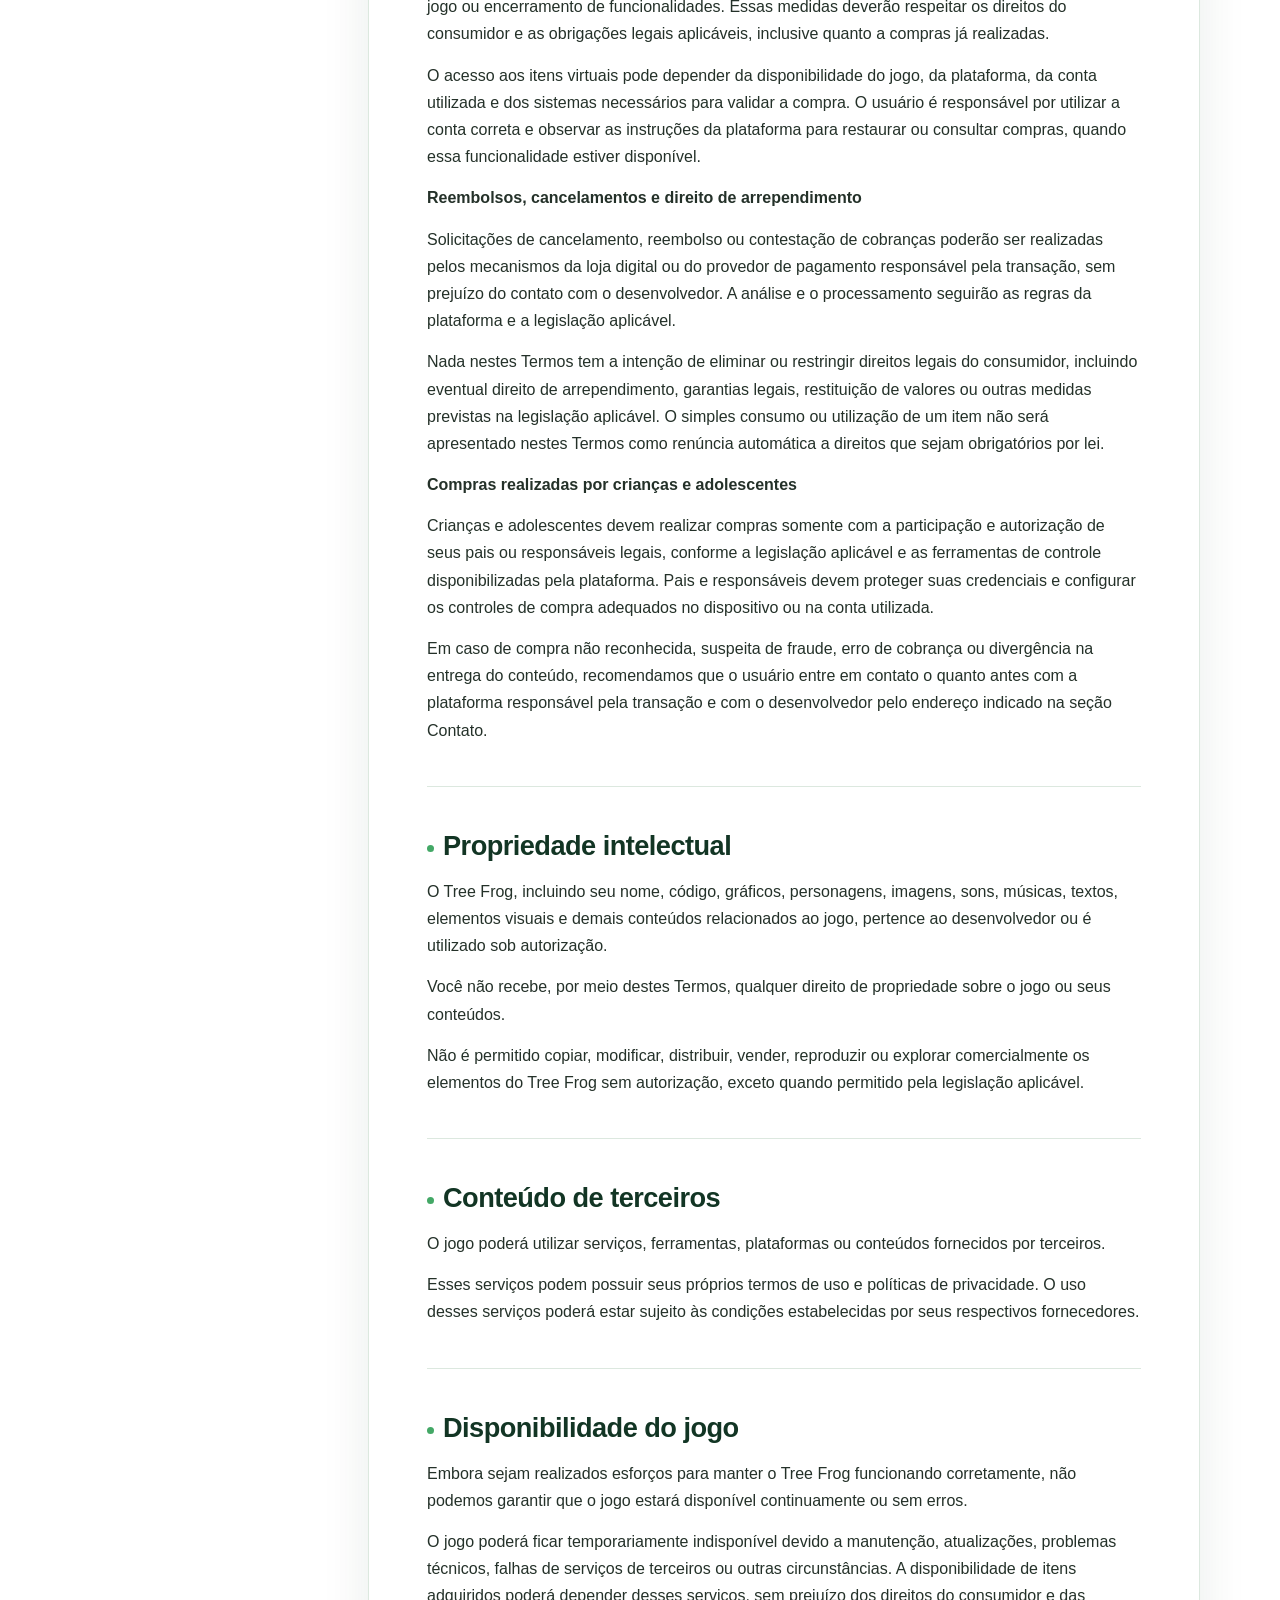
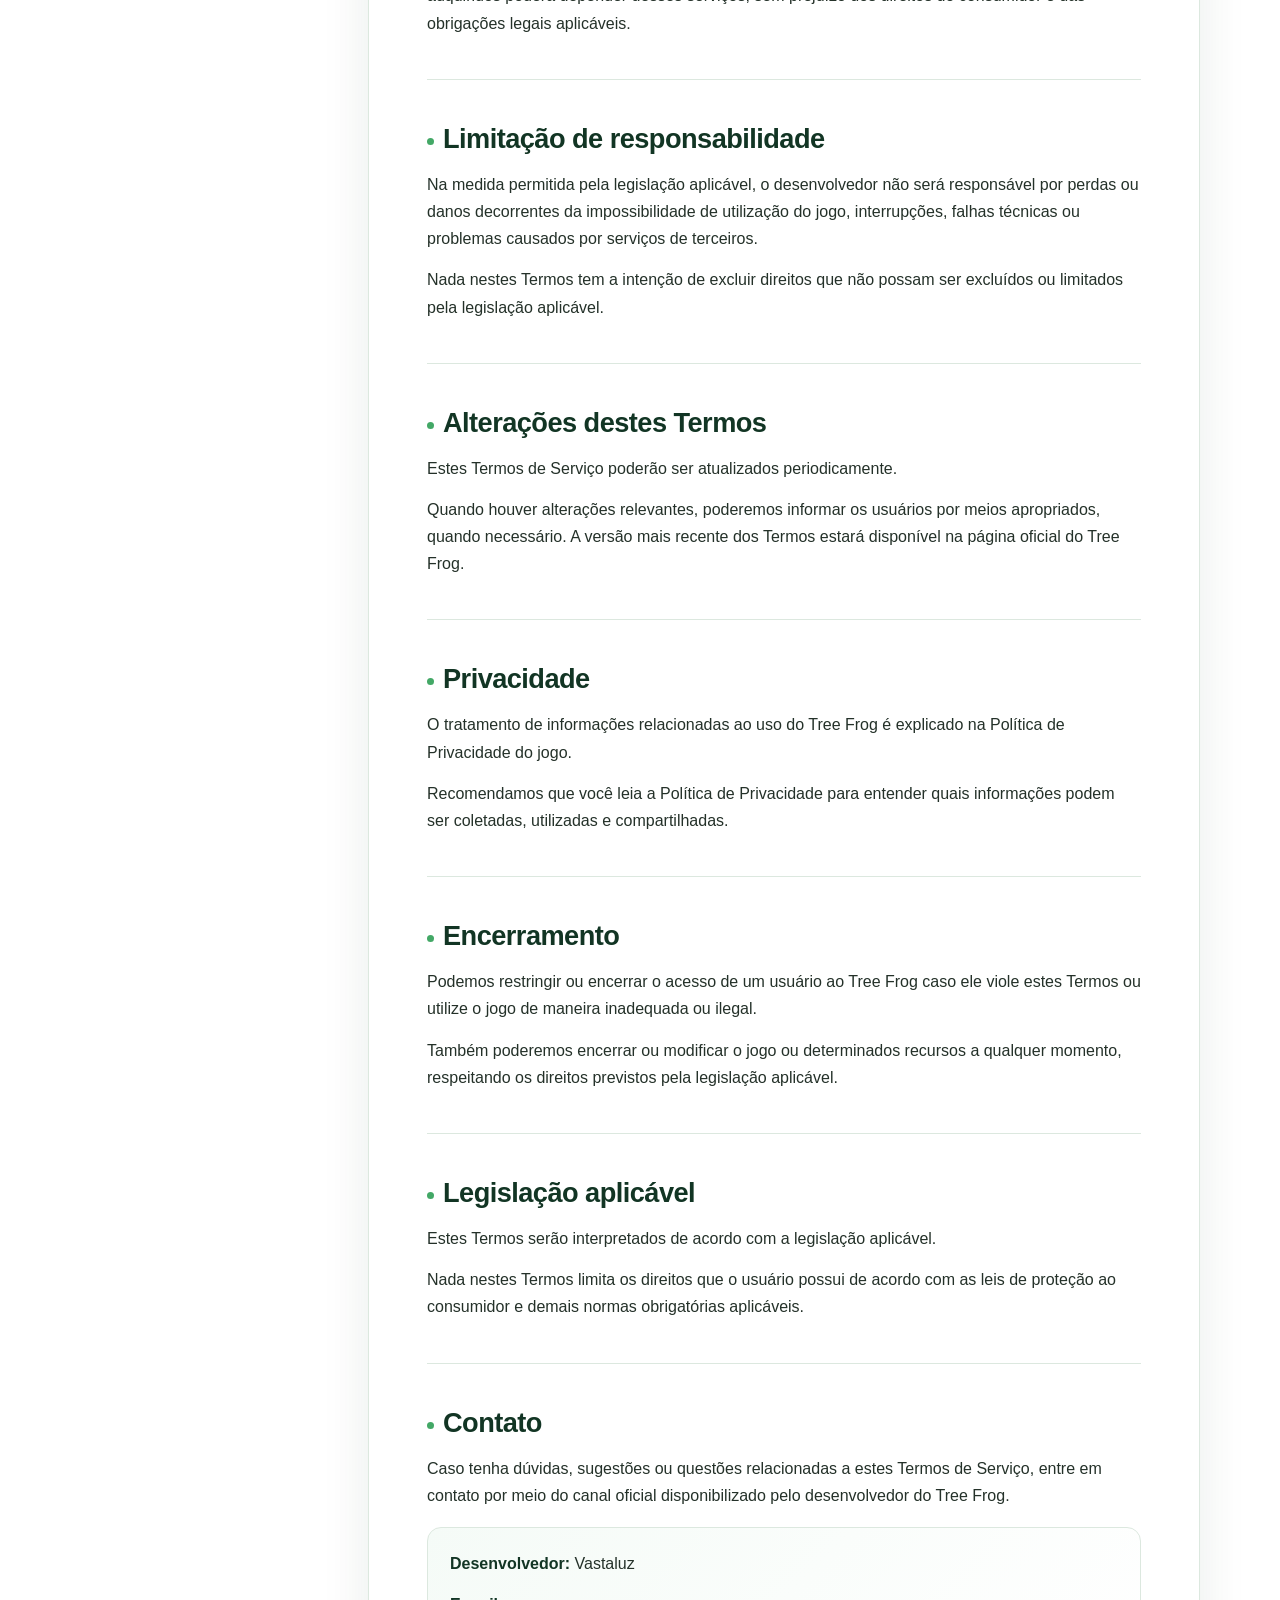
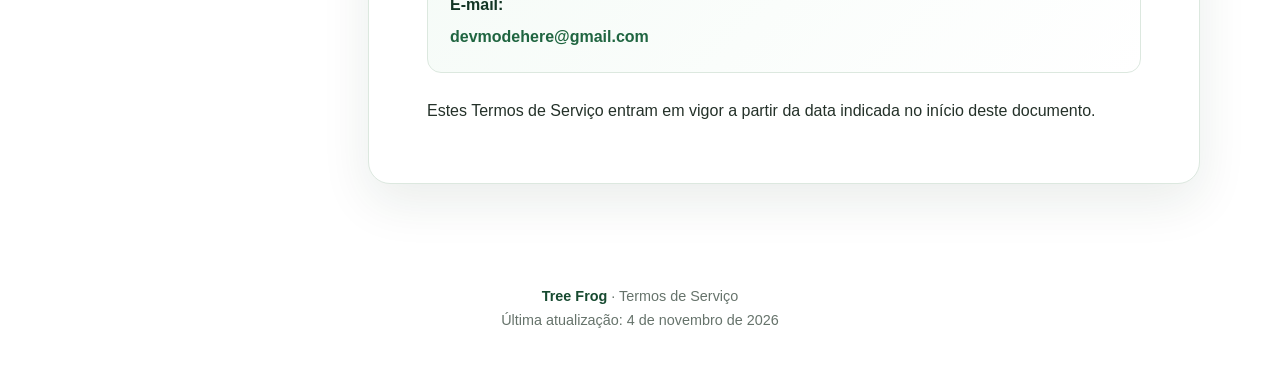
<file: jogos/treefrog/termos/index.html>
<!DOCTYPE html>
<html lang="pt-BR">
<head>
  <meta charset="UTF-8">
  <meta name="viewport" content="width=device-width, initial-scale=1.0">

  <title>Termos de Serviço — Tree Frog</title>
  <meta name="description" content="Termos de Serviço do jogo Tree Frog, incluindo compras de itens virtuais.">
  <meta name="robots" content="index, follow">

  <style>
    :root {
      --green-900: #123524;
      --green-800: #174a30;
      --green-700: #1f6540;
      --green-600: #2e8b57;
      --green-500: #43a866;
      --green-100: #e9f6ed;
      --green-50: #f5fbf7;

      --text: #243129;
      --muted: #66736b;
      --border: #dce8df;
      --white: #ffffff;
      --shadow: 0 18px 50px rgba(18, 53, 36, 0.09);
    }

    * {
      box-sizing: border-box;
      margin: 0;
      padding: 0;
    }

    html {
      scroll-behavior: smooth;
    }

    body {
      font-family:
        Inter,
        -apple-system,
        BlinkMacSystemFont,
        "Segoe UI",
        Roboto,
        Helvetica,
        Arial,
        sans-serif;
      line-height: 1.7;
      color: var(--text);
      background:
        radial-gradient(circle at 10% 0%, rgba(67, 168, 102, 0.10), transparent 30%),
        linear-gradient(180deg, #f5fbf7 0%, #ffffff 30%);
    }

    a {
      color: var(--green-700);
      text-decoration: none;
    }

    a:hover {
      text-decoration: underline;
    }

    /* Header */
    header {
      position: relative;
      overflow: hidden;
      background:
        linear-gradient(135deg, rgba(18, 53, 36, 0.98), rgba(31, 101, 64, 0.96));
      color: white;
      padding: 72px 20px 90px;
    }

    header::before,
    header::after {
      content: "";
      position: absolute;
      border-radius: 50%;
      background: rgba(255, 255, 255, 0.06);
      pointer-events: none;
    }

    header::before {
      width: 320px;
      height: 320px;
      right: -100px;
      top: -130px;
    }

    header::after {
      width: 220px;
      height: 220px;
      left: -90px;
      bottom: -130px;
    }

    .header-content {
      position: relative;
      z-index: 1;
      max-width: 900px;
      margin: auto;
    }

    .brand {
      display: inline-flex;
      align-items: center;
      gap: 12px;
      margin-bottom: 28px;
      font-size: 1.05rem;
      font-weight: 700;
      letter-spacing: 0.02em;
    }

    .frog-icon {
      display: grid;
      place-items: center;
      width: 48px;
      height: 48px;
      border-radius: 14px;
      background: rgba(255, 255, 255, 0.14);
      font-size: 1.65rem;
    }

    header h1 {
      font-size: clamp(2.2rem, 6vw, 4rem);
      line-height: 1.1;
      letter-spacing: -0.04em;
      margin-bottom: 18px;
    }

    header p {
      max-width: 700px;
      color: rgba(255, 255, 255, 0.82);
      font-size: 1.08rem;
    }

    .updated {
      display: inline-block;
      margin-top: 24px;
      padding: 7px 13px;
      border: 1px solid rgba(255, 255, 255, 0.18);
      border-radius: 999px;
      background: rgba(255, 255, 255, 0.08);
      color: rgba(255, 255, 255, 0.9);
      font-size: 0.88rem;
    }

    /* Layout */
    .page {
      width: min(1120px, calc(100% - 32px));
      margin: -42px auto 70px;
      position: relative;
      z-index: 2;
    }

    .layout {
      display: grid;
      grid-template-columns: 260px minmax(0, 1fr);
      gap: 28px;
      align-items: start;
    }

    /* Navigation */
    .toc {
      position: sticky;
      top: 24px;
      padding: 22px;
      background: rgba(255, 255, 255, 0.95);
      border: 1px solid var(--border);
      border-radius: 18px;
      box-shadow: var(--shadow);
    }

    .toc-title {
      font-size: 0.82rem;
      text-transform: uppercase;
      letter-spacing: 0.1em;
      font-weight: 800;
      color: var(--muted);
      margin-bottom: 12px;
    }

    .toc ul {
      list-style: none;
    }

    .toc li + li {
      margin-top: 4px;
    }

    .toc a {
      display: block;
      padding: 7px 9px;
      border-radius: 8px;
      color: #526057;
      font-size: 0.9rem;
      line-height: 1.4;
      transition: 0.2s ease;
    }

    .toc a:hover {
      color: var(--green-700);
      background: var(--green-50);
      text-decoration: none;
    }

    /* Content */
    main {
      min-width: 0;
      background: var(--white);
      border: 1px solid var(--border);
      border-radius: 22px;
      box-shadow: var(--shadow);
      padding: clamp(28px, 5vw, 58px);
    }

    .intro {
      padding: 22px 24px;
      margin-bottom: 38px;
      border-left: 4px solid var(--green-500);
      border-radius: 0 12px 12px 0;
      background: var(--green-50);
      color: #435149;
    }

    section {
      scroll-margin-top: 25px;
    }

    section + section {
      margin-top: 42px;
      padding-top: 42px;
      border-top: 1px solid var(--border);
    }

    h2 {
      color: var(--green-900);
      font-size: clamp(1.35rem, 3vw, 1.7rem);
      line-height: 1.25;
      letter-spacing: -0.02em;
      margin-bottom: 15px;
    }

    h2::before {
      content: "";
      display: inline-block;
      width: 7px;
      height: 7px;
      margin: 0 9px 3px 0;
      border-radius: 50%;
      background: var(--green-500);
    }

    p {
      margin-bottom: 14px;
    }

    p:last-child {
      margin-bottom: 0;
    }

    ul {
      margin: 14px 0 0 22px;
    }

    li {
      margin-bottom: 9px;
      padding-left: 4px;
    }

    li::marker {
      color: var(--green-600);
    }

    .contact-card {
      margin-top: 18px;
      padding: 22px;
      background: linear-gradient(135deg, var(--green-50), #fff);
      border: 1px solid var(--border);
      border-radius: 14px;
    }

    .contact-card strong {
      color: var(--green-900);
    }

    .email {
      display: inline-block;
      margin-top: 5px;
      font-weight: 700;
      word-break: break-word;
    }

    /* Footer */
    footer {
      padding: 30px 20px 45px;
      text-align: center;
      color: var(--muted);
      font-size: 0.9rem;
    }

    footer strong {
      color: var(--green-800);
    }

    /* Responsive */
    @media (max-width: 820px) {
      header {
        padding: 52px 20px 78px;
      }

      .layout {
        grid-template-columns: 1fr;
      }

      .toc {
        position: static;
      }

      .toc ul {
        display: grid;
        grid-template-columns: repeat(2, minmax(0, 1fr));
        gap: 4px;
      }

      .toc li + li {
        margin-top: 0;
      }
    }

    @media (max-width: 560px) {
      .page {
        width: min(100% - 20px, 1120px);
        margin-top: -32px;
      }

      main {
        padding: 25px 20px;
        border-radius: 17px;
      }

      .toc {
        padding: 17px;
      }

      .toc ul {
        display: block;
      }

      .toc li + li {
        margin-top: 3px;
      }

      section + section {
        margin-top: 32px;
        padding-top: 32px;
      }
    }
  </style>
</head>

<body>

  <header>
    <div class="header-content">
      <div class="brand">
        <div class="frog-icon" aria-hidden="true">🐸</div>
        <span>Tree Frog</span>
      </div>

      <h1>Termos de Serviço</h1>

      <p>
        Estes Termos de Serviço estabelecem as regras para utilização
        do jogo Tree Frog e de seus recursos.
      </p>

      <span class="updated">Última atualização: 4 de novembro de 2026</span>
    </div>
  </header>

  <div class="page">
    <div class="layout">

      <nav class="toc" aria-label="Índice dos Termos de Serviço">
        <div class="toc-title">Neste documento</div>

        <ul>
          <li><a href="#sobre">Sobre o jogo</a></li>
          <li><a href="#uso">Uso do jogo</a></li>
          <li><a href="#atualizacoes">Atualizações e alterações</a></li>
          <li><a href="#anuncios">Anúncios</a></li>
          <li><a href="#compras">Compras e itens virtuais</a></li>
          <li><a href="#propriedade">Propriedade intelectual</a></li>
          <li><a href="#terceiros">Conteúdo de terceiros</a></li>
          <li><a href="#disponibilidade">Disponibilidade</a></li>
          <li><a href="#responsabilidade">Responsabilidade</a></li>
          <li><a href="#alteracoes">Alterações dos Termos</a></li>
          <li><a href="#privacidade">Privacidade</a></li>
          <li><a href="#encerramento">Encerramento</a></li>
          <li><a href="#legislacao">Legislação aplicável</a></li>
          <li><a href="#contato">Contato</a></li>
        </ul>
      </nav>

      <main>

        <div class="intro">
          Bem-vindo ao <strong>Tree Frog</strong>! Ao instalar, acessar
          ou jogar o Tree Frog, você declara que leu e concorda com
          estes Termos de Serviço.
        </div>

        <section id="sobre">
          <h2>Sobre o jogo</h2>
          <p>
            O Tree Frog pode ser baixado e utilizado gratuitamente, e oferece
            compras opcionais realizadas com dinheiro real. Essas compras incluem
            skins, vidas, moedas virtuais, itens, personalizações, recursos
            adicionais e outros conteúdos digitais disponibilizados dentro do jogo.
            A existência de compras opcionais não significa que todos os recursos
            do jogo dependam de pagamento.
          </p>
        </section>

        <section id="uso">
          <h2>Uso do jogo</h2>
          <p>
            Você concorda em utilizar o Tree Frog de maneira adequada e
            de acordo com estes Termos. É proibido:
          </p>

          <ul>
            <li>utilizar trapaças, hacks, bots ou softwares que alterem o funcionamento do jogo;</li>
            <li>explorar falhas do jogo com a intenção de obter vantagens indevidas;</li>
            <li>tentar interferir no funcionamento dos servidores ou sistemas relacionados ao jogo;</li>
            <li>utilizar o jogo para atividades ilegais;</li>
            <li>tentar obter acesso não autorizado a contas, sistemas ou dados de outros usuários;</li>
            <li>utilizar métodos que prejudiquem intencionalmente a experiência de outros jogadores.</li>
          </ul>

          <p>
            Podemos tomar medidas contra usuários que violem estas
            regras, incluindo restrições ou suspensão do acesso ao jogo.
          </p>
        </section>

        <section id="atualizacoes">
          <h2>Atualizações e alterações</h2>
          <p>
            O Tree Frog poderá receber atualizações, correções, novos
            recursos, alterações de conteúdo e melhorias.
          </p>

          <p>
            Podemos modificar, adicionar ou remover funcionalidades do
            jogo por motivos técnicos, de segurança, equilíbrio, manutenção
            ou desenvolvimento. Alterações que afetem itens adquiridos ou
            direitos dos consumidores serão realizadas respeitando as
            condições da oferta e a legislação aplicável. Também poderemos
            interromper temporária ou permanentemente determinados recursos
            ou o próprio jogo, observadas as obrigações legais aplicáveis.
          </p>
        </section>

        <section id="anuncios">
          <h2>Anúncios</h2>
          <p>
            Atualmente, o Tree Frog pode não apresentar anúncios. No
            futuro, poderemos incluir publicidade no jogo.
          </p>

          <p>
            Os anúncios poderão ser fornecidos por empresas e serviços
            de publicidade de terceiros. A disponibilidade e o formato
            dos anúncios poderão mudar ao longo do tempo.
          </p>

          <p>
            Quando anúncios forem implementados, informações adicionais
            sobre o tratamento de dados relacionado à publicidade poderão
            ser apresentadas na Política de Privacidade do Tree Frog.
          </p>
        </section>

        <section id="compras">
          <h2>Compras e itens virtuais</h2>

          <p>
            O Tree Frog oferece itens e recursos virtuais que podem ser adquiridos
            mediante pagamento em dinheiro real, por meio dos mecanismos de compra
            disponibilizados pela plataforma ou loja digital utilizada para
            instalar ou acessar o jogo. As compras são opcionais, salvo quando
            uma oferta específica informar claramente o contrário.
          </p>

          <p>
            Entre os conteúdos que poderão ser disponibilizados estão skins,
            personagens ou personalizações, vidas, moedas virtuais, itens
            consumíveis, melhorias, recursos adicionais e outros conteúdos
            digitais. A descrição, o conteúdo, a quantidade, a duração, as
            limitações e o preço aplicável serão apresentados na interface de
            compra antes da confirmação da transação.
          </p>

          <p><strong>Processamento e confirmação das compras</strong></p>

          <ul>
            <li>O pagamento será processado pela loja digital ou pelo provedor de pagamento integrado ao jogo, conforme indicado no momento da compra.</li>
            <li>O preço, a moeda, eventuais tributos e as condições da transação serão aqueles informados pela plataforma antes da confirmação.</li>
            <li>A compra somente deverá ser considerada concluída após a confirmação do pagamento pelo respectivo provedor ou plataforma.</li>
            <li>O Tree Frog não solicita que o usuário envie dados completos de cartão ou credenciais bancárias diretamente ao desenvolvedor por canais informais.</li>
            <li>Em caso de cobrança realizada e item não disponibilizado, o usuário poderá entrar em contato pelo canal indicado nestes Termos e, quando aplicável, também pelo suporte da plataforma responsável pela compra.</li>
          </ul>

          <p><strong>Natureza dos itens virtuais</strong></p>

          <ul>
            <li>Os itens virtuais são conteúdos digitais destinados exclusivamente ao uso dentro do Tree Frog.</li>
            <li>Salvo quando a oferta indicar expressamente uma duração ou condição diferente, o item será disponibilizado conforme as características descritas na tela de compra.</li>
            <li>Vidas, moedas e outros itens consumíveis podem ser utilizados, gastos ou consumidos durante a utilização do jogo, de acordo com seu funcionamento.</li>
            <li>Skins e outros itens cosméticos alteram a aparência ou personalização do jogo e não necessariamente oferecem vantagens de desempenho.</li>
            <li>Moedas virtuais e demais itens não representam depósitos, saldos bancários ou dinheiro real; não possuem valor de resgate em dinheiro e não podem ser sacados ou convertidos em moeda corrente, salvo se a legislação aplicável exigir o contrário.</li>
            <li>Os itens virtuais não podem ser vendidos, cedidos, transferidos ou negociados fora das funcionalidades oficialmente disponibilizadas pelo jogo.</li>
          </ul>

          <p><strong>Disponibilidade, alterações e acesso aos itens</strong></p>

          <p>
            O desenvolvedor poderá atualizar, balancear, substituir, suspender ou
            deixar de oferecer determinados itens e recursos por motivos técnicos,
            de segurança, compatibilidade, equilíbrio do jogo ou encerramento de
            funcionalidades. Essas medidas deverão respeitar os direitos do
            consumidor e as obrigações legais aplicáveis, inclusive quanto a
            compras já realizadas.
          </p>

          <p>
            O acesso aos itens virtuais pode depender da disponibilidade do jogo,
            da plataforma, da conta utilizada e dos sistemas necessários para
            validar a compra. O usuário é responsável por utilizar a conta correta
            e observar as instruções da plataforma para restaurar ou consultar
            compras, quando essa funcionalidade estiver disponível.
          </p>

          <p><strong>Reembolsos, cancelamentos e direito de arrependimento</strong></p>

          <p>
            Solicitações de cancelamento, reembolso ou contestação de cobranças
            poderão ser realizadas pelos mecanismos da loja digital ou do provedor
            de pagamento responsável pela transação, sem prejuízo do contato com o
            desenvolvedor. A análise e o processamento seguirão as regras da
            plataforma e a legislação aplicável.
          </p>

          <p>
            Nada nestes Termos tem a intenção de eliminar ou restringir direitos
            legais do consumidor, incluindo eventual direito de arrependimento,
            garantias legais, restituição de valores ou outras medidas previstas
            na legislação aplicável. O simples consumo ou utilização de um item
            não será apresentado nestes Termos como renúncia automática a direitos
            que sejam obrigatórios por lei.
          </p>

          <p><strong>Compras realizadas por crianças e adolescentes</strong></p>

          <p>
            Crianças e adolescentes devem realizar compras somente com a
            participação e autorização de seus pais ou responsáveis legais,
            conforme a legislação aplicável e as ferramentas de controle
            disponibilizadas pela plataforma. Pais e responsáveis devem proteger
            suas credenciais e configurar os controles de compra adequados no
            dispositivo ou na conta utilizada.
          </p>

          <p>
            Em caso de compra não reconhecida, suspeita de fraude, erro de cobrança
            ou divergência na entrega do conteúdo, recomendamos que o usuário
            entre em contato o quanto antes com a plataforma responsável pela
            transação e com o desenvolvedor pelo endereço indicado na seção
            Contato.
          </p>
        </section>

        <section id="propriedade">
          <h2>Propriedade intelectual</h2>
          <p>
            O Tree Frog, incluindo seu nome, código, gráficos,
            personagens, imagens, sons, músicas, textos, elementos
            visuais e demais conteúdos relacionados ao jogo, pertence
            ao desenvolvedor ou é utilizado sob autorização.
          </p>

          <p>
            Você não recebe, por meio destes Termos, qualquer direito
            de propriedade sobre o jogo ou seus conteúdos.
          </p>

          <p>
            Não é permitido copiar, modificar, distribuir, vender,
            reproduzir ou explorar comercialmente os elementos do
            Tree Frog sem autorização, exceto quando permitido pela
            legislação aplicável.
          </p>
        </section>

        <section id="terceiros">
          <h2>Conteúdo de terceiros</h2>
          <p>
            O jogo poderá utilizar serviços, ferramentas, plataformas
            ou conteúdos fornecidos por terceiros.
          </p>

          <p>
            Esses serviços podem possuir seus próprios termos de uso
            e políticas de privacidade. O uso desses serviços poderá
            estar sujeito às condições estabelecidas por seus
            respectivos fornecedores.
          </p>
        </section>

        <section id="disponibilidade">
          <h2>Disponibilidade do jogo</h2>
          <p>
            Embora sejam realizados esforços para manter o Tree Frog
            funcionando corretamente, não podemos garantir que o jogo
            estará disponível continuamente ou sem erros.
          </p>

          <p>
            O jogo poderá ficar temporariamente indisponível devido a
            manutenção, atualizações, problemas técnicos, falhas de
            serviços de terceiros ou outras circunstâncias. A disponibilidade
            de itens adquiridos poderá depender desses serviços, sem prejuízo
            dos direitos do consumidor e das obrigações legais aplicáveis.
          </p>
        </section>

        <section id="responsabilidade">
          <h2>Limitação de responsabilidade</h2>
          <p>
            Na medida permitida pela legislação aplicável, o
            desenvolvedor não será responsável por perdas ou danos
            decorrentes da impossibilidade de utilização do jogo,
            interrupções, falhas técnicas ou problemas causados por
            serviços de terceiros.
          </p>

          <p>
            Nada nestes Termos tem a intenção de excluir direitos que
            não possam ser excluídos ou limitados pela legislação
            aplicável.
          </p>
        </section>

        <section id="alteracoes">
          <h2>Alterações destes Termos</h2>
          <p>
            Estes Termos de Serviço poderão ser atualizados
            periodicamente.
          </p>

          <p>
            Quando houver alterações relevantes, poderemos informar
            os usuários por meios apropriados, quando necessário.
            A versão mais recente dos Termos estará disponível na
            página oficial do Tree Frog.
          </p>
        </section>

        <section id="privacidade">
          <h2>Privacidade</h2>
          <p>
            O tratamento de informações relacionadas ao uso do Tree
            Frog é explicado na Política de Privacidade do jogo.
          </p>

          <p>
            Recomendamos que você leia a Política de Privacidade para
            entender quais informações podem ser coletadas, utilizadas
            e compartilhadas.
          </p>
        </section>

        <section id="encerramento">
          <h2>Encerramento</h2>
          <p>
            Podemos restringir ou encerrar o acesso de um usuário ao
            Tree Frog caso ele viole estes Termos ou utilize o jogo
            de maneira inadequada ou ilegal.
          </p>

          <p>
            Também poderemos encerrar ou modificar o jogo ou
            determinados recursos a qualquer momento, respeitando os
            direitos previstos pela legislação aplicável.
          </p>
        </section>

        <section id="legislacao">
          <h2>Legislação aplicável</h2>
          <p>
            Estes Termos serão interpretados de acordo com a legislação
            aplicável.
          </p>

          <p>
            Nada nestes Termos limita os direitos que o usuário possui
            de acordo com as leis de proteção ao consumidor e demais
            normas obrigatórias aplicáveis.
          </p>
        </section>

        <section id="contato">
          <h2>Contato</h2>

          <p>
            Caso tenha dúvidas, sugestões ou questões relacionadas a
            estes Termos de Serviço, entre em contato por meio do canal
            oficial disponibilizado pelo desenvolvedor do Tree Frog.
          </p>

          <div class="contact-card">
            <p><strong>Desenvolvedor:</strong> Vastaluz</p>
            <p>
              <strong>E-mail:</strong><br>
              <a class="email" href="mailto:devmodehere@gmail.com">
                devmodehere@gmail.com
              </a>
            </p>
          </div>

          <p style="margin-top: 24px;">
            Estes Termos de Serviço entram em vigor a partir da data
            indicada no início deste documento.
          </p>
        </section>

      </main>
    </div>
  </div>

  <footer>
    <strong>Tree Frog</strong> · Termos de Serviço
    <br>
    Última atualização: 4 de novembro de 2026
  </footer>

</body>
</html>
</file>
<file: css/style.css>
:root {
--bg: #080812;
--bg-secondary: #0d0d1c;
--card: #111124;

--purple: #8b5cf6;
--purple-bright: #a855f7;
--blue: #3b82f6;
--pink: #ec4899;

--text: #f5f5ff;
--muted: #9b9bb5;

--border: rgba(255, 255, 255, 0.08);

--container: 1180px;


}

{
margin: 0;
padding: 0;
box-sizing: border-box;
}

html {
scroll-behavior: smooth;
}

body {
background: var(--bg);
color: var(--text);

font-family:
    Inter,
    system-ui,
    -apple-system,
    BlinkMacSystemFont,
    "Segoe UI",
    sans-serif;

line-height: 1.6;


}

a {
color: inherit;
text-decoration: none;
}

.container {
width: min(92%, var(--container));
margin: 0 auto;
}

/* HEADER */

.header {
position: sticky;
top: 0;
z-index: 100;

background: rgba(8, 8, 18, 0.8);
backdrop-filter: blur(18px);

border-bottom: 1px solid var(--border);


}

.nav {
height: 76px;

display: flex;
align-items: center;
justify-content: space-between;


}

.logo {
display: flex;
align-items: center;
gap: 8px;

font-size: 1.35rem;
font-weight: 800;
letter-spacing: -0.5px;


}

.logo span:last-child {
color: var(--purple-bright);
}

.logo-icon {
color: var(--purple-bright);
font-size: 1.5rem;
}

nav {
display: flex;
gap: 28px;
}

nav a {
color: var(--muted);
font-size: 0.92rem;

transition: color 0.2s ease;


}

nav a:hover {
color: white;
}

/* HERO */

.hero {
position: relative;
min-height: 680px;

display: flex;
align-items: center;

overflow: hidden;


}

.hero-glow {
position: absolute;

width: 600px;
height: 600px;

right: -150px;
top: -100px;

background:
    radial-gradient(
        circle,
        rgba(139, 92, 246, 0.25),
        transparent 65%
    );

filter: blur(20px);


}

.hero-content {
position: relative;
z-index: 2;

display: grid;
grid-template-columns: 1.1fr 0.9fr;

align-items: center;

gap: 60px;


}

.eyebrow {
color: var(--purple-bright);

font-size: 0.78rem;
font-weight: 800;

letter-spacing: 3px;

margin-bottom: 14px;


}

.hero h1 {
max-width: 700px;

font-size: clamp(3rem, 7vw, 5.8rem);

line-height: 0.98;
letter-spacing: -4px;

margin-bottom: 28px;


}

.hero h1 span {
display: block;

background:
    linear-gradient(
        90deg,
        var(--purple-bright),
        var(--blue)
    );

-webkit-background-clip: text;
background-clip: text;

color: transparent;


}

.hero-description {
max-width: 570px;

color: var(--muted);

font-size: 1.1rem;

margin-bottom: 34px;


}

.hero-buttons {
display: flex;
gap: 14px;

flex-wrap: wrap;


}

.btn {
padding: 14px 22px;

border-radius: 10px;

font-weight: 700;

transition:
    transform 0.2s ease,
    box-shadow 0.2s ease;


}

.btn:hover {
transform: translateY(-2px);
}

.btn-primary {
background:
linear-gradient(
135deg,
var(--purple),
var(--blue)
);

box-shadow:
    0 10px 40px rgba(139, 92, 246, 0.25);


}

.btn-secondary {
border: 1px solid var(--border);

background: rgba(255, 255, 255, 0.03);


}

/* HERO VISUAL */

.hero-visual {
display: flex;
justify-content: center;
}

.game-orb {
width: 320px;
height: 320px;

border-radius: 50%;

display: grid;
place-items: center;

background:
    radial-gradient(
        circle at 35% 30%,
        #c084fc,
        #7c3aed 35%,
        #172554 70%,
        #080812 100%
    );

box-shadow:
    0 0 80px rgba(139, 92, 246, 0.35),
    0 0 180px rgba(59, 130, 246, 0.15);

animation: float 5s ease-in-out infinite;


}

.orb-core {
width: 110px;
height: 110px;

border-radius: 50%;

display: grid;
place-items: center;

font-size: 3rem;

background: rgba(8, 8, 18, 0.65);

box-shadow:
    inset 0 0 30px rgba(255, 255, 255, 0.1),
    0 0 40px rgba(168, 85, 247, 0.4);


}

@keyframes float {

0%,
100% {
    transform: translateY(0);
}

50% {
    transform: translateY(-18px);
}


}

/* SECTIONS */

.section {
padding: 110px 0;
}

.section-heading {
margin-bottom: 50px;
}

.section-heading h2,
.about h2 {
font-size: clamp(2.2rem, 5vw, 3.5rem);

line-height: 1.05;
letter-spacing: -2px;

margin-bottom: 14px;


}

.section-heading > p:last-child {
color: var(--muted);
}

/* GAMES */

.games {
background: var(--bg-secondary);
}

.games-grid {
display: grid;

grid-template-columns:
    repeat(3, 1fr);

gap: 24px;


}

.game-card {
overflow: hidden;

border:
    1px solid var(--border);

border-radius: 18px;

background: var(--card);

transition:
    transform 0.25s ease,
    border-color 0.25s ease;


}

.game-card:hover {
transform: translateY(-7px);

border-color:
    rgba(168, 85, 247, 0.4);


}

.game-image {
height: 220px;

display: grid;
place-items: center;

font-size: 4rem;


}

.game-purple {
background:
radial-gradient(
circle at 50% 40%,
#9333ea,
#312e81 50%,
#111124 100%
);
}

.game-blue {
background:
radial-gradient(
circle at 50% 40%,
#2563eb,
#172554 50%,
#111124 100%
);
}

.game-pink {
background:
radial-gradient(
circle at 50% 40%,
#db2777,
#581c87 50%,
#111124 100%
);
}

.game-info {
padding: 24px;
}

.game-category {
color: var(--purple-bright);

font-size: 0.7rem;
font-weight: 800;

letter-spacing: 2px;


}

.game-info h3 {
margin: 8px 0;

font-size: 1.35rem;


}

.game-info p {
color: var(--muted);

margin-bottom: 18px;


}

.game-link {
color: #c4b5fd;

font-weight: 700;


}

/* ABOUT */

.about {
background: var(--bg);
}

.about-content {
display: grid;

grid-template-columns:
    1fr 1fr;

gap: 80px;


}

.about-content p:not(.eyebrow) {
color: var(--muted);

margin-bottom: 18px;

font-size: 1.05rem;


}

/* FOOTER */

.footer {
border-top:
1px solid var(--border);

background: #06060e;

padding-top: 55px;


}

.footer-content {
display: flex;

justify-content: space-between;

gap: 40px;


}

.footer-content p {
color: var(--muted);

margin-top: 10px;


}

.footer-links {
display: flex;

flex-direction: column;

gap: 10px;


}

.footer-links a {
color: var(--muted);

font-size: 0.9rem;


}

.footer-links a:hover {
color: white;
}

.copyright {
color: #66667a;

border-top:
    1px solid var(--border);

margin-top: 45px;

padding: 22px 0;

font-size: 0.8rem;


}

/* MOBILE */

@media (max-width: 800px) {

.nav {
    height: auto;

    padding: 20px 0;

    align-items: flex-start;
}


nav {
    display: none;
}


.hero {
    min-height: auto;

    padding: 90px 0;
}


.hero-content {
    grid-template-columns: 1fr;
}


.hero h1 {
    font-size: clamp(3rem, 15vw, 4.5rem);

    letter-spacing: -3px;
}


.hero-visual {
    display: none;
}


.games-grid {
    grid-template-columns: 1fr;
}


.about-content {
    grid-template-columns: 1fr;

    gap: 30px;
}


.footer-content {
    flex-direction: column;
}


}
</file>
